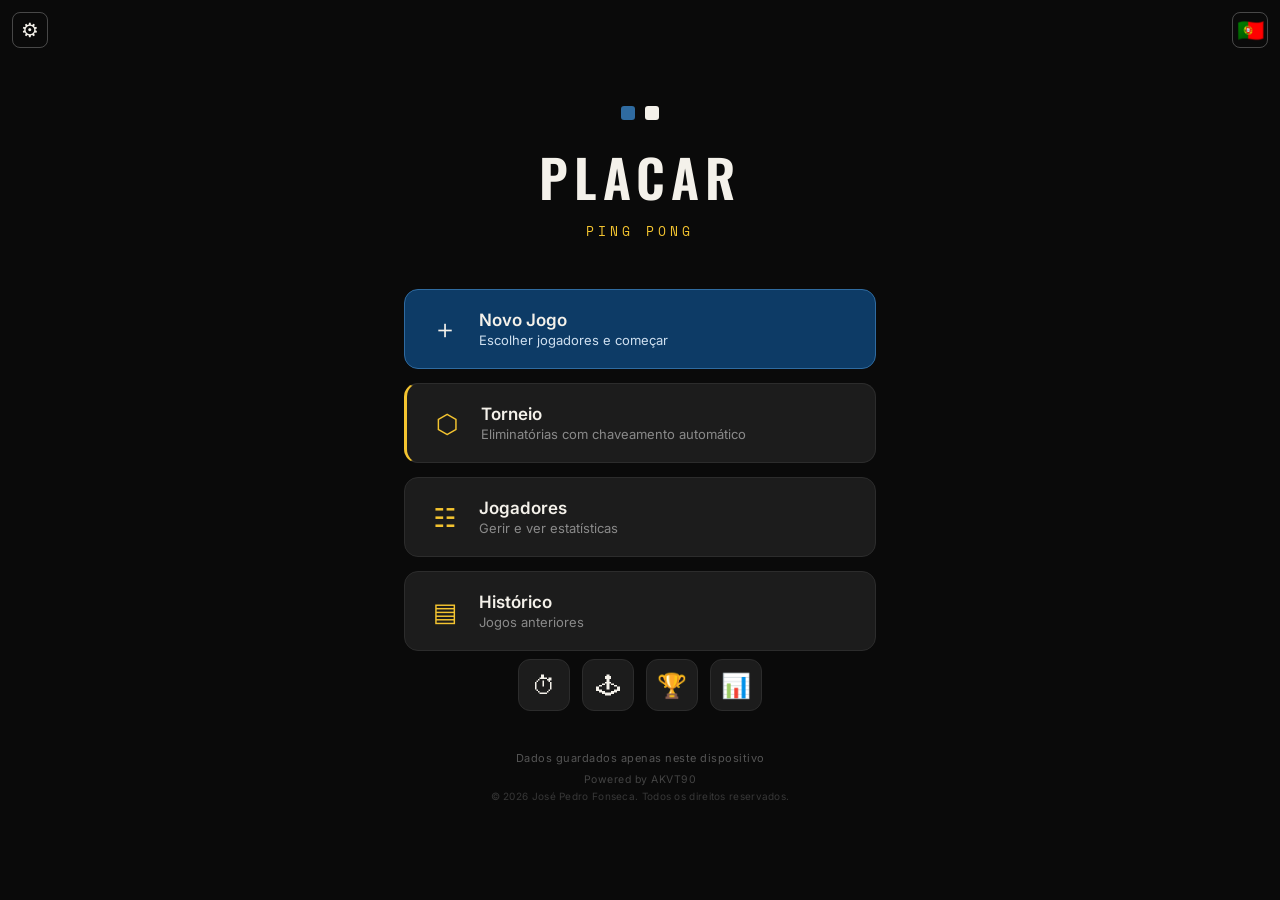
<file: index.html>
<!DOCTYPE html>
<html lang="pt-PT">
<head>
<meta charset="UTF-8">
<meta name="viewport" content="width=device-width, initial-scale=1.0, maximum-scale=1.0, user-scalable=no, viewport-fit=cover">
<meta name="theme-color" content="#0a0a0a">
<meta name="mobile-web-app-capable" content="yes">
<meta name="apple-mobile-web-app-capable" content="yes">
<meta name="apple-mobile-web-app-status-bar-style" content="black-translucent">
<title>Placar — Ping Pong</title>
<link rel="manifest" href="manifest.json">
<link rel="icon" href="icons/icon-192.png">
<link rel="apple-touch-icon" href="icons/icon-192.png">
<link rel="preconnect" href="https://fonts.googleapis.com">
<link rel="preconnect" href="https://fonts.gstatic.com" crossorigin>
<link href="https://fonts.googleapis.com/css2?family=Oswald:wght@500;600;700&family=Space+Mono:wght@400;700&family=Inter:wght@400;500;600;700&display=swap" rel="stylesheet">
<link rel="stylesheet" href="style.css">
</head>
<body>

<!-- ============ ECRÃ: MENU PRINCIPAL ============ -->
<div id="screen-menu" class="screen active">
  <div class="menu-wrap">
    <div class="menu-header">
      <div class="menu-mark">
        <span class="mark-dot mark-dot--blue"></span>
        <span class="mark-dot mark-dot--white"></span>
      </div>
      <h1 class="menu-title">PLACAR</h1>
      <p class="menu-sub">Ping Pong</p>
      <button class="menu-settings-btn" id="btn-settings" data-i18n-title="js.settingsBtn" title="Definições">⚙️</button>
      <button class="menu-lang-btn" id="btn-lang" data-i18n-title="js.langBtn" title="Idioma">🇵🇹</button>
    </div>
    <div class="menu-lang-dropdown" id="menu-lang-dropdown" hidden>
      <button class="lang-option" data-lang="pt" data-flag="🇵🇹">🇵🇹 Português</button>
      <button class="lang-option" data-lang="en" data-flag="🇬🇧">🇬🇧 English</button>
      <button class="lang-option" data-lang="es" data-flag="🇪🇸">🇪🇸 Español</button>
      <button class="lang-option" data-lang="fr" data-flag="🇫🇷">🇫🇷 Français</button>
      <button class="lang-option" data-lang="de" data-flag="🇩🇪">🇩🇪 Deutsch</button>
      <button class="lang-option" data-lang="zh" data-flag="🇨🇳">🇨🇳 中文</button>
        <button class="lang-option" data-lang="ja" data-flag="🇯🇵">🇯🇵 日本語</button>
    </div>

    <div class="menu-actions">
      <button class="menu-btn menu-btn--primary" id="btn-new-game">
        <span class="menu-btn-icon">＋</span>
        <span class="menu-btn-text">
          <strong data-i18n="menu.newGame">Novo Jogo</strong>
          <small data-i18n="menu.newGameSub">Escolher jogadores e começar</small>
        </span>
      </button>

      <button class="menu-btn menu-btn--tournament" id="btn-tournament">
        <span class="menu-btn-icon">⬡</span>
        <span class="menu-btn-text">
          <strong data-i18n="menu.tournament">Torneio</strong>
          <small data-i18n="menu.tournamentSub">Eliminatórias com chaveamento automático</small>
        </span>
      </button>

      <button class="menu-btn" id="btn-players">
        <span class="menu-btn-icon">☷</span>
        <span class="menu-btn-text">
          <strong data-i18n="menu.players">Jogadores</strong>
          <small data-i18n="menu.playersSub">Gerir e ver estatísticas</small>
        </span>
      </button>

      <button class="menu-btn" id="btn-history">
        <span class="menu-btn-icon">▤</span>
        <span class="menu-btn-text">
          <strong data-i18n="menu.history">Histórico</strong>
          <small data-i18n="menu.historySub">Jogos anteriores</small>
        </span>
      </button>

    </div>

    <div class="menu-shortcuts">
      <button class="menu-shortcut" id="btn-training" data-i18n-title="js.shortcutTraining" title="Modo Treino">⏱</button>
      <button class="menu-shortcut" id="btn-minigames" data-i18n-title="js.shortcutMinigames" title="Mini Jogos">🕹</button>
      <button class="menu-shortcut" id="btn-achievements" data-i18n-title="js.shortcutAchievements" title="Conquistas">🏆</button>
      <button class="menu-shortcut" id="btn-records" data-i18n-title="js.shortcutRecords" title="Recordes">📊</button>
    </div>

    <div class="menu-resume" id="menu-resume" hidden>
      <p data-i18n="js.gameInProgress">Tens um jogo em curso</p>
      <button class="resume-btn" id="btn-resume" data-i18n="js.resumeGame">Continuar jogo ▸</button>
    </div>

    <p class="menu-footer"><span data-i18n="menu.footer">Dados guardados apenas neste dispositivo</span></p>
    <p class="menu-credit">Powered by AKVT90</p>
    <p class="menu-copyright">© 2026 José Pedro Fonseca. Todos os direitos reservados.</p>
  </div>
</div>

<!-- ============ ECRÃ: JOGADORES ============ -->
<div id="screen-players" class="screen">
  <header class="bar">
    <button class="bar-back" data-back="screen-menu">‹</button>
    <h2 class="bar-title" data-i18n="screen.players">Jogadores</h2>
    <button class="bar-action" id="btn-add-player" data-i18n="btn.addPlayer">＋ Novo</button>
  </header>
  <div class="bar-spacer"></div>
  <div class="content" id="players-list">
    <!-- preenchido via JS -->
  </div>
</div>

<!-- ============ ECRÃ: PERFIL DE JOGADOR ============ -->
<div id="screen-player-profile" class="screen">
  <header class="bar">
    <button class="bar-back" data-back="screen-players">‹</button>
    <h2 class="bar-title" id="profile-name">Jogador</h2>
    <button class="bar-action bar-action--danger" id="btn-delete-player" data-i18n="btn.deletePlayer">Eliminar</button>
  </header>
  <div class="bar-spacer"></div>
  <div class="content" id="profile-content">
    <!-- preenchido via JS -->
  </div>
</div>

<!-- ============ ECRÃ: HISTÓRICO ============ -->
<div id="screen-history" class="screen">
  <header class="bar">
    <button class="bar-back" data-back="screen-menu">‹</button>
    <h2 class="bar-title" data-i18n="screen.history">Histórico</h2>
    <span class="bar-action bar-action--ghost"></span>
  </header>
  <div class="bar-spacer"></div>
  <div class="content" id="history-list">
    <!-- preenchido via JS -->
  </div>
</div>

<!-- ============ ECRÃ: DETALHE DE JOGO (histórico) ============ -->
<div id="screen-game-detail" class="screen">
  <header class="bar">
    <button class="bar-back" data-back="screen-history">‹</button>
    <h2 class="bar-title" data-i18n="screen.gameDetail">Detalhe do Jogo</h2>
    <span class="bar-action bar-action--ghost"></span>
  </header>
  <div class="bar-spacer"></div>
  <div class="content" id="game-detail-content">
    <!-- preenchido via JS -->
  </div>
</div>

<!-- ============ ECRÃ: NOVO JOGO (passo 1 — jogadores) ============ -->
<div id="screen-setup" class="screen">
  <header class="bar">
    <button class="bar-back" data-back="screen-menu">‹</button>
    <h2 class="bar-title" data-i18n="screen.newGame">Novo Jogo</h2>
    <span class="bar-action bar-action--ghost"></span>
  </header>
  <div class="bar-spacer"></div>
  <div class="content setup-content">

    <section class="setup-section">
      <p class="setup-label" data-i18n="setup.bluePlayer">Lado Azul</p>
      <button class="setup-player-pick setup-player-pick--blue" id="pick-blue">
        <span data-i18n="js.choosePlayer">Escolher jogador</span>
      </button>
    </section>

    <div class="setup-vs">VS</div>

    <section class="setup-section">
      <p class="setup-label" data-i18n="setup.whitePlayer">Lado Branco</p>
      <button class="setup-player-pick setup-player-pick--white" id="pick-white">
        <span data-i18n="js.choosePlayer">Escolher jogador</span>
      </button>
    </section>

    <section class="setup-section">
      <p class="setup-label"><span data-i18n="js.descLabel">Descrição</span> <span class="setup-label-optional" data-i18n="js.optional">(opcional)</span></p>
      <input type="text" id="input-game-description" class="setup-description-input" data-i18n-placeholder="js.descPlaceholder" placeholder="Ex: torneio de verão, sala de jogos..." maxlength="60" autocomplete="off">
    </section>

    <button class="setup-confirm" id="btn-goto-mode" disabled data-i18n="btn.continue">Continuar ▸</button>
  </div>
</div>

<!-- ============ ECRÃ: NOVO JOGO (passo 2 — Clássico / Personalizado) ============ -->
<div id="screen-setup-mode" class="screen">
  <header class="bar">
    <button class="bar-back" id="btn-back-from-mode">‹</button>
    <h2 class="bar-title" data-i18n="screen.gameType">Tipo de Jogo</h2>
    <span class="bar-action bar-action--ghost"></span>
  </header>
  <div class="bar-spacer"></div>
  <div class="content setup-content">

    <button class="mode-card mode-card--custom active" id="mode-custom" data-mode="custom">
      <span class="mode-card-title" data-i18n="js.modeCustom">Personalizado</span>
      <span class="mode-card-desc" data-i18n="js.mode.customDesc">11 ou 21 pontos · livre, BO3 ou BO5 · serviço alterna a cada 5 pontos somados</span>
    </button>

    <button class="mode-card mode-card--classic" id="mode-classic" data-mode="classic">
      <span class="mode-card-title" data-i18n="js.modeClassic">Clássico</span>
      <span class="mode-card-desc" data-i18n="js.modeClassicDesc">11 pontos por set · BO3, BO5 ou BO7</span>
    </button>

    <button class="setup-confirm" id="btn-goto-options" data-i18n="btn.continue">Continuar ▸</button>
  </div>
</div>

<!-- ============ ECRÃ: NOVO JOGO (passo 3 — pontos e formato) ============ -->
<div id="screen-setup-options" class="screen">
  <header class="bar">
    <button class="bar-back" id="btn-back-from-options">‹</button>
    <h2 class="bar-title" data-i18n="screen.pointsFormat">Pontos e Formato</h2>
    <span class="bar-action bar-action--ghost"></span>
  </header>
  <div class="bar-spacer"></div>
  <div class="content setup-content">

    <section class="setup-section" id="section-points">
      <p class="setup-label" data-i18n="setup.pointsPerSet">Pontos por set</p>
      <div class="setup-options" id="opt-points">
        <button class="setup-option" data-points="11" data-i18n="js.setup.pts11">11 pontos</button>
        <button class="setup-option active" data-points="21" data-i18n="js.setup.pts21">21 pontos</button>
      </div>
    </section>

    <section class="setup-section">
      <p class="setup-label" data-i18n="setup.format">Formato</p>
      <div class="setup-options" id="opt-format">
        <button class="setup-option active" data-format="free" data-i18n="js.formatFree">Livre</button>
        <button class="setup-option" data-format="3" data-i18n="js.formatBo3">Melhor de 3</button>
        <button class="setup-option" data-format="5" data-i18n="js.formatBo5">Melhor de 5</button>
        <button class="setup-option" data-format="7" id="opt-format-7" data-i18n="js.formatBo7">Melhor de 7</button>
      </div>
    </section>

    <button class="setup-confirm" id="btn-confirm-setup" data-i18n="btn.startGame">Começar Jogo</button>
  </div>
</div>

<!-- ============ ECRÃ: PICKER DE JOGADOR (modal-like screen) ============ -->
<div id="screen-pick-player" class="screen">
  <header class="bar">
    <button class="bar-back" id="btn-cancel-pick">‹</button>
    <h2 class="bar-title" id="pick-player-title" data-i18n="js.choosePlayer">Escolher Jogador</h2>
    <span class="bar-action bar-action--ghost"></span>
  </header>
  <div class="bar-spacer"></div>
  <div class="content" id="pick-player-list">
    <!-- preenchido via JS -->
  </div>
</div>

<!-- ============ ECRÃ: TORNEIO — setup ============ -->
<div id="screen-tournament-setup" class="screen">
  <header class="bar">
    <button class="bar-back" data-back="screen-menu">‹</button>
    <h2 class="bar-title" data-i18n="screen.newTournament">Novo Torneio</h2>
    <span class="bar-action bar-action--ghost"></span>
  </header>
  <div class="bar-spacer"></div>
  <div class="content">
    <p class="section-label" data-i18n="js.tournament.size">Tamanho</p>
    <div class="setup-options" id="opt-tournament-size">
      <button class="setup-option active" data-size="4" data-i18n="js.nPlayers4">4 jogadores</button>
      <button class="setup-option" data-size="8" data-i18n="js.nPlayers8">8 jogadores</button>
      <button class="setup-option" data-size="16" data-i18n="js.nPlayers16">16 jogadores</button>
    </div>
    <p class="section-label" data-i18n="js.tournament.mode">Modo</p>
    <div class="setup-options" id="opt-tournament-mode">
      <button class="setup-option active" data-tmode="custom" data-i18n="js.modeCustom">Personalizado</button>
      <button class="setup-option" data-tmode="classic" data-i18n="js.modeClassic">Clássico</button>
    </div>
    <div id="opt-tournament-points-wrap">
      <div class="setup-options" id="opt-tournament-points">
        <button class="setup-option" data-tpoints="11" data-i18n="js.setup.pts11">11 pontos</button>
        <button class="setup-option active" data-tpoints="21" data-i18n="js.setup.pts21">21 pontos</button>
      </div>
    </div>
    <div class="setup-options" id="opt-tournament-format">
      <button class="setup-option active" data-tformat="3" data-i18n="js.formatBo3">Melhor de 3</button>
      <button class="setup-option" data-tformat="5" data-i18n="js.formatBo5">Melhor de 5</button>
      <button class="setup-option" id="opt-tformat-7" data-tformat="7" hidden data-i18n="js.formatBo7">Melhor de 7</button>
    </div>
    <p class="section-label"><span data-i18n="menu.players">Jogadores</span> <span id="tournament-player-count" class="section-label-count">0 / 4</span></p>
    <div id="tournament-player-list" class="tournament-player-checklist"></div>
    <button class="setup-confirm" id="btn-start-tournament" disabled data-i18n="btn.createTournament">Criar Torneio</button>
  </div>
</div>
<div id="screen-tournament-bracket" class="screen">
  <header class="bar">
    <button class="bar-back" id="btn-tournament-back">‹</button>
    <h2 class="bar-title" data-i18n="screen.tournament">Torneio</h2>
    <button class="bar-action bar-action--danger" id="btn-tournament-abandon" data-i18n="btn.abandon">Abandonar</button>
  </header>
  <div class="bar-spacer"></div>
  <div class="content" id="tournament-bracket-content"></div>
</div>
<div id="screen-tournament-winner" class="screen">
  <div class="tournament-winner-content">
    <div class="tournament-trophy">🏆</div>
    <p class="tournament-winner-label" data-i18n="js.champion">Campeão do Torneio</p>
    <h1 class="tournament-winner-name" id="tournament-winner-name">—</h1>
    <p class="tournament-winner-sub" id="tournament-winner-sub"></p>
    <button class="setup-confirm" id="btn-tournament-done" data-i18n="btn.backMenu">Voltar ao Menu</button>
  </div>
</div>
<div id="screen-training" class="screen screen-training">
  <div class="training-pick" id="training-pick">
    <h2 class="training-pick-title" data-i18n="js.trainingTitle">Modo Treino</h2>
    <button class="training-pick-btn" id="btn-training-free"><span class="training-pick-icon">▶</span><span data-i18n="js.trainingFree">Cronómetro livre</span></button>
    <button class="training-pick-btn" id="btn-training-timed"><span class="training-pick-icon">⏱</span><span data-i18n="js.trainingTimed">Treino com tempo definido</span></button>
    <div class="training-time-input" id="training-time-input" hidden>
      <p class="training-time-label" data-i18n="js.trainingDuration">Duração (minutos)</p>
      <div class="training-time-row">
        <button class="training-time-btn" id="btn-time-minus">−</button>
        <span class="training-time-val" id="training-time-val">15</span>
        <button class="training-time-btn" id="btn-time-plus">+</button>
      </div>
      <button class="setup-confirm" id="btn-training-start-timed" data-i18n="btn.start">Começar</button>
    </div>
    <button class="training-pick-back" id="btn-training-pick-back" data-i18n="js.back">‹ Voltar</button>
  </div>
  <div class="training-inner" id="training-inner">
    <button class="training-close" id="btn-training-close">✕</button>
    <button class="training-mute" id="btn-training-mute">🔊</button>
    <div class="training-clock"><span id="training-h">00</span><span class="training-sep">:</span><span id="training-m">00</span><span class="training-sep">:</span><span id="training-s">00</span><span class="training-ms" id="training-ms">.00</span></div>
    <div class="training-controls">
      <button class="training-btn" id="btn-training-pause">❙❙</button>
      <button class="training-btn training-btn--stop" id="btn-training-stop">■</button>
    </div>
    <div class="training-mode-label" id="training-mode-label" data-i18n="js.trainingModeFree">MODO LIVRE</div>
  </div>
</div>
<div id="screen-minigames" class="screen">
  <header class="bar">
    <button class="bar-back" data-back="screen-menu">‹</button>
    <h2 class="bar-title" data-i18n="screen.minigames">Mini Jogos</h2>
    <span class="bar-action bar-action--ghost"></span>
  </header>
  <div class="bar-spacer"></div>
  <div class="content">
    <div class="minigame-cards">
      <button class="minigame-card" id="btn-minigame-tap"><div class="minigame-card-icon">⚡</div><strong data-i18n="mg.tap">Toques Rápidos</strong><small data-i18n="mg.tapSub">Clica nos pontos antes que desapareçam</small></button>
      <button class="minigame-card" id="btn-minigame-memory"><div class="minigame-card-icon">🧠</div><strong data-i18n="mg.memory">Memória Visual</strong><small data-i18n="mg.memorySub">Memoriza e repete a sequência</small></button>
      <button class="minigame-card" id="btn-minigame-quiz"><div class="minigame-card-icon">📋</div><strong data-i18n="mg.quiz">Quiz de Regras</strong><small data-i18n="mg.quizSub">Testa os teus conhecimentos das regras ITTF</small></button>
      <button class="minigame-card minigame-card--rules" id="btn-rules-ittf"><div class="minigame-card-icon">📖</div><strong data-i18n="mg.rules">Regras ITTF</strong><small data-i18n="mg.rulesSub">Todas as regras oficiais do ténis de mesa</small></button>
    </div>
    <p class="section-label" style="margin-top:24px" data-i18n="js.mg.playAs">Jogar como</p>
    <div id="minigame-player-pick" class="players-grid"></div>
  </div>
</div>
<div id="screen-mg-tap" class="screen screen-minigame">
  <div class="mg-header"><button class="mg-back" id="btn-mg-tap-back">‹</button><span class="mg-title" data-i18n="mg.tap">Toques Rápidos</span><span class="mg-score-display"><span data-i18n="js.mgPoints">Pts:</span> <span id="mg-tap-score">0</span> · <span data-i18n="js.mgRecord">rec:</span> <span id="mg-tap-record">—</span></span></div>
  <div class="mg-arena" id="mg-tap-arena">
    <div class="mg-countdown" id="mg-tap-countdown" hidden></div>
    <div class="mg-start-msg" id="mg-tap-start"><p style="font-size:18px"><span data-i18n="js.mgLevel">Nível</span> <span id="mg-tap-level">1</span></p><button class="setup-confirm" id="btn-mg-tap-start" data-i18n="btn.start">Começar</button></div>
    <div class="mg-gameover" id="mg-tap-gameover" hidden><p class="mg-gameover-score"><span data-i18n="js.mgPoints">Pontos:</span> <strong id="mg-tap-final-score">0</strong></p><p class="mg-gameover-level"><span data-i18n="js.mgLevel">Nível</span>: <strong id="mg-tap-final-level">1</strong></p><p class="mg-gameover-record" id="mg-tap-new-record" hidden data-i18n="js.newRecord">🏆 Novo recorde!</p><button class="setup-confirm" id="btn-mg-tap-retry" data-i18n="js.playAgain">Jogar de novo</button></div>
  </div>
</div>
<div id="screen-mg-memory" class="screen screen-minigame">
  <div class="mg-header"><button class="mg-back" id="btn-mg-memory-back">‹</button><span class="mg-title" data-i18n="js.mgMemoryTitle">Memória Visual</span><span class="mg-score-display"><span data-i18n="js.mgLevel">Nível</span> <span id="mg-memory-level">1</span> · <span data-i18n="js.mgRecord">rec:</span> <span id="mg-memory-record">—</span></span></div>
  <div class="mg-arena mg-arena--memory" id="mg-memory-arena">
    <div class="mg-memory-msg" id="mg-memory-msg"></div>
    <div class="mg-memory-grid" id="mg-memory-grid"></div>
    <div class="mg-start-msg" id="mg-memory-start"><p style="font-size:18px"><span data-i18n="js.mgLevel">Nível</span> <span id="mg-memory-start-level">1</span></p><button class="setup-confirm" id="btn-mg-memory-start" data-i18n="btn.start">Começar</button></div>
    <div class="mg-gameover" id="mg-memory-gameover" hidden><p class="mg-gameover-level"><span data-i18n="js.mgLevelReached">Nível atingido:</span> <strong id="mg-memory-final-level">1</strong></p><p class="mg-gameover-record" id="mg-memory-new-record" hidden data-i18n="js.newRecord">🏆 Novo recorde!</p><button class="setup-confirm" id="btn-mg-memory-retry" data-i18n="js.playAgain">Jogar de novo</button></div>
  </div>
</div>
<!-- ============ ECRÃ: BOLAR (escolher quem serve) ============ -->
<div id="screen-bolar" class="screen screen-bolar">
  <!-- CLASSIC serve picker -->
  <div class="bolar-board">
    <button class="bolar-half bolar-half--blue" id="bolar-blue" data-side="blue">
      <span class="bolar-name" id="bolar-name-blue">Azul</span>
      <span class="bolar-hint" data-i18n="serve.hint">serve primeiro</span>
    </button>
    <button class="bolar-half bolar-half--white" id="bolar-white" data-side="white">
      <span class="bolar-name" id="bolar-name-white">Branco</span>
      <span class="bolar-hint" data-i18n="serve.hint">serve primeiro</span>
    </button>
    <div class="bolar-center">
      <span class="bolar-title" data-i18n="serve.title">SERVIÇO</span>
      <span class="bolar-set-label" id="bolar-set-label">Set 1 · quem serve primeiro?</span>
    </div>
  </div>

  <!-- RETRO serve picker (shown only when data-theme-game="retro") -->
  <div class="retro-bolar-board">
    <button class="retro-bolar-half retro-bolar-half--left" id="retro-bolar-blue">
      <div class="retro-bolar-dots"></div>
      <div class="retro-bolar-content">
        <div class="retro-bolar-dot" id="retro-bolar-dot-blue"></div>
        <span class="retro-bolar-name" id="retro-bolar-name-blue">AZUL</span>
        <span class="retro-bolar-hint" id="retro-bolar-hint-blue" data-i18n="serve.hint">SERVE PRIMEIRO</span>
      </div>
    </button>
    <button class="retro-bolar-half retro-bolar-half--right" id="retro-bolar-white">
      <div class="retro-bolar-dots"></div>
      <div class="retro-bolar-content">
        <div class="retro-bolar-dot" id="retro-bolar-dot-white"></div>
        <span class="retro-bolar-name" id="retro-bolar-name-white">BRANCO</span>
        <span class="retro-bolar-hint" id="retro-bolar-hint-white" data-i18n="serve.hint">SERVE PRIMEIRO</span>
      </div>
    </button>
    <div class="retro-bolar-center">
      <div class="retro-bolar-center-inner">
        <span class="retro-bolar-title" data-i18n="serve.title">SERVIÇO</span>
        <div class="retro-bolar-divider"></div>
        <span class="retro-bolar-set-label" id="retro-bolar-set-label">Set 1</span>
      </div>
    </div>
  </div>
</div>

<!-- ============ ECRÃ: JOGO (PLACAR) ============ -->
<div id="screen-game" class="screen screen-game">
  <div class="board" id="board">

    <button class="half half--blue" id="half-blue" data-side="blue">
      <span class="half-score" id="score-blue">0</span>
    </button>

    <button class="half half--white" id="half-white" data-side="white">
      <span class="half-score" id="score-white">0</span>
    </button>

    <div class="sets-badge sets-badge--blue" id="sets-blue">
      <span class="sets-num">0</span>
      <span class="serve-ball serve-ball--blue" id="serve-ball-blue" hidden></span>
    </div>

    <div class="sets-badge sets-badge--white" id="sets-white">
      <span class="sets-num">0</span>
      <span class="serve-ball serve-ball--white" id="serve-ball-white" hidden></span>
    </div>

    <div class="topbar">
      <div class="topbar-name topbar-name--blue"><span id="name-blue">Azul</span><span class="topbar-elo" id="elo-blue"></span></div>
      <div class="timer" id="timer">00:00</div>
      <div class="topbar-name topbar-name--white"><span id="name-white">Branco</span><span class="topbar-elo" id="elo-white"></span></div>
    </div>

    <div class="status-banner" id="status-banner" hidden>
      <span id="status-banner-text">DEUCE</span>
    </div>

    <div class="bottombar">
      <button class="btn-undo" id="btn-undo" data-i18n-title="js.undo" title="Anular último ponto">↺</button>
      <button class="btn-end-game" id="btn-end-game" data-i18n="js.overlay.endGameTitle">Terminar Jogo</button>
      <button class="btn-pause" id="btn-pause" data-i18n-title="js.pause" title="Pausar cronómetro">❙❙</button>
    </div>

    <!-- ═══ RETRO THEME ELEMENTS (hidden in classic mode) ═══ -->

    <!-- Top row: sets | clock | sets -->
    <div class="retro-top-row">
      <div class="retro-cell">
        <span class="retro-sets-digit" id="retro-sets-blue">0</span>
      </div>
      <div class="retro-cell">
        <span class="retro-clock" id="retro-timer">00:00</span>
      </div>
      <div class="retro-cell">
        <span class="retro-sets-digit" id="retro-sets-white">0</span>
      </div>
    </div>

    <!-- Serve indicators -->
    <div class="retro-serve-row">
      <div class="retro-cell retro-serve-cell-left">
        <div class="retro-serve-dot" id="retro-serve-blue"></div>
      </div>
      <div class="retro-cell retro-serve-cell-right">
        <div class="retro-serve-dot" id="retro-serve-white"></div>
      </div>
    </div>

    <!-- Names -->
    <div class="retro-names-row">
      <div class="retro-cell">
        <span class="retro-name" id="retro-name-blue">JOGADOR 1</span>
      </div>
      <div class="retro-cell">
        <span class="retro-name" id="retro-name-white">JOGADOR 2</span>
      </div>
    </div>

    <!-- Scores — clickable halves -->
    <div class="retro-scores-row">
      <div class="retro-cell" id="retro-half-blue" style="cursor:pointer">
        <span class="retro-score" id="retro-score-blue">00</span>
      </div>
      <div class="retro-cell" id="retro-half-white" style="cursor:pointer">
        <span class="retro-score" id="retro-score-white">00</span>
      </div>
    </div>

    <!-- Buttons -->
    <div class="retro-buttons-row">
      <button class="retro-btn" id="retro-btn-undo" title="Anular último ponto">↺</button>
      <button class="retro-btn retro-btn--end" id="retro-btn-end" data-i18n="js.overlay.endGameTitle">TERMINAR JOGO</button>
      <button class="retro-btn" id="retro-btn-pause" title="Pausar">❙❙</button>
    </div>

    <!-- ═══════════════════════════════════════════════════════ -->

  </div>
</div>

<!-- ============ OVERLAY: FIM DE SET ============ -->
<div id="overlay-set-end" class="overlay" hidden>
  <div class="overlay-card">
    <p class="overlay-eyebrow" id="set-end-eyebrow" data-i18n="js.endOfSet">FIM DO SET</p>
    <h3 class="overlay-title" id="set-end-winner">Jogador venceu o set</h3>
    <p class="overlay-detail" id="set-end-detail">11 — 6</p>
    <div class="overlay-sets-recap" id="set-end-recap"></div>
    <div class="overlay-actions">
      <button class="overlay-btn overlay-btn--ghost" id="btn-finish-from-set" data-i18n="js.overlay.endGameTitle">Terminar Jogo</button>
      <button class="overlay-btn overlay-btn--primary" id="btn-next-set" data-i18n="js.nextSet">Próximo Set ▸</button>
    </div>
    <button class="overlay-undo-link" id="btn-undo-set-end" data-i18n="js.missedGame">Foi engano — anular o último ponto</button>
  </div>
</div>

<!-- ============ OVERLAY: CONFIRMAR FIM DE JOGO ============ -->
<div id="overlay-confirm-end" class="overlay" hidden>
  <div class="overlay-card">
    <p class="overlay-eyebrow" data-i18n="js.overlay.endGameTitle">TERMINAR JOGO</p>
    <h3 class="overlay-title" data-i18n="js.overlay.confirmEnd">Confirmar fim de jogo?</h3>
    <p class="overlay-detail" id="confirm-end-detail" data-i18n="js.overlay.confirmEndDetail">O resultado atual vai ser guardado no histórico.</p>
    <div class="overlay-actions">
      <button class="overlay-btn overlay-btn--ghost" id="btn-cancel-end" data-i18n="js.cancel">Cancelar</button>
      <button class="overlay-btn overlay-btn--danger" id="btn-confirm-end" data-i18n="js.overlay.confirmEndBtn">Terminar</button>
    </div>
  </div>
</div>

<!-- ============ OVERLAY: FIM DE JOGO (resumo final) ============ -->
<div id="overlay-game-end" class="overlay" hidden>
  <div class="overlay-card overlay-card--big">
    <p class="overlay-eyebrow" data-i18n="js.gameEndedTitle">JOGO TERMINADO</p>
    <h3 class="overlay-title" id="game-end-winner">Jogador venceu o jogo</h3>
    <div class="overlay-sets-recap" id="game-end-recap"></div>
    <div class="overlay-actions">
      <button class="overlay-btn overlay-btn--ghost" id="btn-game-end-again" data-i18n="js.playAgain">Jogar de novo</button>
      <button class="overlay-btn overlay-btn--primary" id="btn-game-end-ok" data-i18n="js.backToMenu">Voltar ao Menu</button>
    </div>
  </div>
</div>

<!-- ============ OVERLAY: NOVO JOGADOR ============ -->
<div id="overlay-new-player" class="overlay" hidden>
  <div class="overlay-card">
    <p class="overlay-eyebrow" data-i18n="js.newPlayerTitle">NOVO JOGADOR</p>
    <h3 class="overlay-title" data-i18n="js.newPlayerName">Nome do jogador</h3>
    <input type="text" id="input-player-name" class="overlay-input" data-i18n-placeholder="js.playerNamePlaceholder" placeholder="Ex: Miguel" maxlength="20" autocomplete="off">
    <p class="color-picker-label" data-i18n="js.colorPickerLabel">Cor no placar</p>
    <div class="color-picker" id="color-picker-new">
      <button class="color-swatch color-swatch--blue-white active"   data-color="blue-white"   data-i18n-title="js.color.blueWhite"   title="Azul / Branco"></button>
      <button class="color-swatch color-swatch--green-white"         data-color="green-white"  data-i18n-title="js.color.greenWhite"  title="Verde / Branco"></button>
      <button class="color-swatch color-swatch--red-white"           data-color="red-white"    data-i18n-title="js.color.redWhite"    title="Vermelho / Branco"></button>
      <button class="color-swatch color-swatch--pink-white"          data-color="pink-white"   data-i18n-title="js.color.pinkWhite"   title="Rosa / Branco"></button>
      <button class="color-swatch color-swatch--purple-white"        data-color="purple-white" data-i18n-title="js.color.purpleWhite" title="Roxo / Branco"></button>
      <button class="color-swatch color-swatch--gold-white"          data-color="gold-white"   data-i18n-title="js.color.goldWhite"   title="Dourado / Branco"></button>
      <button class="color-swatch color-swatch--white-black"         data-color="white-black"  data-i18n-title="js.color.whiteBlack"  title="Branco / Preto"></button>
      <button class="color-swatch color-swatch--orange-white"        data-color="orange-white" data-i18n-title="js.color.orangeWhite" title="Laranja / Branco"></button>
    </div>
    <div class="overlay-actions">
      <button class="overlay-btn overlay-btn--ghost" id="btn-cancel-new-player" data-i18n="js.cancel">Cancelar</button>
      <button class="overlay-btn overlay-btn--primary" id="btn-save-new-player" data-i18n="js.save">Guardar</button>
    </div>
  </div>
</div>

<!-- ============ ECRÃ: DADOS (exportar / importar) ============ -->
<div id="screen-data" class="screen">
  <header class="bar">
    <button class="bar-back" data-back="screen-menu">‹</button>
    <h2 class="bar-title" data-i18n="screen.data">Dados</h2>
    <span class="bar-action bar-action--ghost"></span>
  </header>
  <div class="bar-spacer"></div>
  <div class="content">

    <div class="data-summary" id="data-summary">
      <!-- preenchido via JS -->
    </div>

    <p class="section-label" data-i18n="js.settings.theme">Tema</p>
    <div class="theme-picker">
      <button class="theme-btn theme-btn--active" id="btn-theme-classic" data-i18n="js.settings.themeClassic">Clássico</button>
      <button class="theme-btn" id="btn-theme-retro" data-i18n="js.settings.themeRetro">Retro</button>
    </div>

    <p class="section-label" data-i18n="js.data.backup">Cópia de segurança</p>
    <p class="data-explain" data-i18n="js.dataExplain">
      Guarda jogadores e histórico num ficheiro que podes manter na nuvem (Drive, email, etc.)
      e usar para recuperar tudo neste tablet ou noutro.
    </p>
    <button class="data-action data-action--primary" id="btn-export">
      <span class="data-action-icon">⇩</span>
      <span class="data-action-text">
        <strong data-i18n="data.export">Exportar cópia de segurança</strong>
        <small data-i18n="data.exportSub">Gera um ficheiro .json com tudo</small>
      </span>
    </button>

    <button class="data-action" id="btn-import">
      <span class="data-action-icon">⇧</span>
      <span class="data-action-text">
        <strong data-i18n="data.import">Importar cópia de segurança</strong>
        <small data-i18n="data.importSub">Adicionar ou fundir dados de uma cópia de segurança</small>
      </span>
    </button>
    <input type="file" id="input-import-file" accept="application/json,.json" hidden>

    <p class="section-label" data-i18n="js.data.wipeAll">Apagar tudo</p>
    <button class="data-action data-action--danger" id="btn-wipe">
      <span class="data-action-icon">⨯</span>
      <span class="data-action-text">
        <strong data-i18n="data.wipe">Apagar todos os dados</strong>
        <small data-i18n="data.wipeSub">Remove jogadores e histórico deste tablet</small>
      </span>
    </button>

  </div>
</div>

<!-- ============ OVERLAY: CONFIRMAR IMPORTAÇÃO ============ -->
<div id="overlay-confirm-import" class="overlay" hidden>
  <div class="overlay-card">
    <p class="overlay-eyebrow" data-i18n="js.importTitle">IMPORTAR DADOS</p>
    <h3 class="overlay-title" data-i18n="js.importQuestion">O que queres fazer?</h3>
    <p class="overlay-detail" id="confirm-import-detail" data-i18n="js.importDetail">Isto vai substituir os jogadores e o histórico já guardados neste tablet.</p>
    <div class="overlay-actions overlay-actions--col">
      <button class="overlay-btn overlay-btn--primary" id="btn-merge-import" data-i18n="js.mergeImport">Adicionar ao que já tenho</button>
      <button class="overlay-btn overlay-btn--danger" id="btn-confirm-import" data-i18n="js.replaceImport">Substituir tudo</button>
      <button class="overlay-btn overlay-btn--ghost" id="btn-cancel-import" data-i18n="js.cancel">Cancelar</button>
    </div>
  </div>
</div>

<!-- ============ OVERLAY: CONFIRMAR APAGAR TUDO ============ -->
<div id="overlay-confirm-wipe" class="overlay" hidden>
  <div class="overlay-card">
    <p class="overlay-eyebrow" data-i18n="js.wipeTitle">APAGAR TUDO</p>
    <h3 class="overlay-title" data-i18n="js.wipeQuestion">Apagar todos os dados?</h3>
    <p class="overlay-detail" data-i18n="js.wipeDetail">Esta ação não pode ser desfeita. Considera exportar uma cópia de segurança primeiro.</p>
    <div class="overlay-actions">
      <button class="overlay-btn overlay-btn--ghost" id="btn-cancel-wipe" data-i18n="js.cancel">Cancelar</button>
      <button class="overlay-btn overlay-btn--danger" id="btn-confirm-wipe" data-i18n="js.wipeConfirm">Apagar tudo</button>
    </div>
  </div>
</div>

<!-- ============ TOAST genérico (feedback rápido) ============ -->
<div id="toast" class="toast" hidden></div>

<!-- ============ TOAST ROTAÇÃO ============ -->
<div id="rotate-hint" class="rotate-hint" hidden>
  <div class="rotate-icon">⟳</div>
  <p data-i18n="js.rotateHint">Roda o tablet para a horizontal</p>
</div>

<script src="app.js"></script>

<!-- ACHIEVEMENT TOAST -->
<div id="achievement-toast" class="achievement-toast" hidden>
  <div class="ach-toast-inner">
    <div class="ach-toast-eyebrow" data-i18n="ach.unlocked">🏆 CONQUISTA DESBLOQUEADA!</div>
    <div class="ach-toast-icon" id="ach-toast-icon">⭐</div>
    <div class="ach-toast-name" id="ach-toast-name">Nome</div>
    <div class="ach-toast-desc" id="ach-toast-desc">Descrição</div>
    <div class="ach-toast-player" id="ach-toast-player"></div>
  </div>
</div>
<!-- CONQUISTAS -->
<div id="screen-achievements" class="screen">
  <header class="bar"><button class="bar-back" data-back="screen-menu">‹</button><h2 class="bar-title" data-i18n="screen.achievements">Conquistas</h2><span class="bar-action bar-action--ghost"></span></header>
  <div class="bar-spacer"></div>
  <div class="content">
    <div class="ach-player-picker" id="ach-player-picker"></div>
    <div class="ach-progress-wrap-outer">
      <div class="ach-progress-bar-outer"><div class="ach-progress-bar-fill" id="ach-progress-bar-fill"></div></div>
      <span class="ach-progress-text" id="ach-progress-text">0 / 0</span>
    </div>
    <div id="ach-list"></div>
  </div>
</div>
<!-- RECORDES -->
<div id="screen-records" class="screen">
  <header class="bar"><button class="bar-back" data-back="screen-menu">‹</button><h2 class="bar-title" data-i18n="screen.records">Recordes</h2><span class="bar-action bar-action--ghost"></span></header>
  <div class="bar-spacer"></div>
  <div class="content" id="records-list"></div>
</div>

<!-- ============ ECRÃ: QUIZ DE REGRAS ITTF ============ -->
<div id="screen-mg-quiz" class="screen screen-minigame">
  <div class="mg-header">
    <button class="mg-back" id="btn-mg-quiz-back">‹</button>
    <span class="mg-title" data-i18n="mg.quiz">Quiz de Regras</span>
    <span class="mg-score-display"><span data-i18n="js.mgQuizScore">Pontos:</span> <span id="mg-quiz-score">0</span></span>
  </div>
  <div class="mg-arena mg-arena--quiz" id="mg-quiz-arena">
    <!-- ecrã de início -->
    <div class="mg-quiz-start" id="mg-quiz-start">
      <p class="mg-quiz-intro" data-i18n="js.mgQuizIntro">Escolhe o nível de dificuldade</p>
      <div class="mg-quiz-difficulties">
        <button class="mg-quiz-diff-btn" data-diff="easy" id="btn-quiz-easy">
          <span class="mg-quiz-diff-icon">🟢</span>
          <span class="mg-quiz-diff-info"><span class="mg-quiz-diff-name" data-i18n="js.mgQuizEasy">Fácil</span><span class="mg-quiz-diff-desc" data-i18n="js.mgQuizEasyDesc">Regras básicas do jogo</span></span>
        </button>
        <button class="mg-quiz-diff-btn" data-diff="medium" id="btn-quiz-medium">
          <span class="mg-quiz-diff-icon">🟡</span>
          <span class="mg-quiz-diff-info"><span class="mg-quiz-diff-name" data-i18n="js.mgQuizMedium">Médio</span><span class="mg-quiz-diff-desc" data-i18n="js.mgQuizMediumDesc">Regras de serviço e pontuação</span></span>
        </button>
        <button class="mg-quiz-diff-btn" data-diff="hard" id="btn-quiz-hard">
          <span class="mg-quiz-diff-icon">🔴</span>
          <span class="mg-quiz-diff-info"><span class="mg-quiz-diff-name" data-i18n="js.mgQuizHard">Difícil</span><span class="mg-quiz-diff-desc" data-i18n="js.mgQuizHardDesc">Regulamentação e torneios</span></span>
        </button>
      </div>
      <p class="mg-quiz-rec-row"><span data-i18n="js.mgQuizBestScore">Melhor pontuação:</span> <strong id="mg-quiz-best">—</strong></p>
    </div>
    <!-- área da pergunta -->
    <div class="mg-quiz-question-wrap" id="mg-quiz-question-wrap" hidden>
      <div class="mg-quiz-progress">
        <div class="mg-quiz-progress-bar"><div id="mg-quiz-progress-fill"></div></div>
        <span id="mg-quiz-progress-text">1/10</span>
      </div>
      <div class="mg-quiz-q-card">
        <div class="mg-quiz-diff-badge" id="mg-quiz-diff-badge">🟢 Fácil</div>
        <p class="mg-quiz-question" id="mg-quiz-question">Pergunta aqui</p>
      </div>
      <div class="mg-quiz-answers" id="mg-quiz-answers"></div>
      <div class="mg-quiz-feedback" id="mg-quiz-feedback" hidden>
        <p class="mg-quiz-feedback-text" id="mg-quiz-feedback-text"></p>
        <button class="setup-confirm" id="btn-quiz-next" data-i18n="js.mgQuizNext">Próxima ▸</button>
      </div>
    </div>
    <!-- ecrã de resultado -->
    <div class="mg-quiz-result" id="mg-quiz-result" hidden>
      <div class="mg-quiz-result-icon" id="mg-quiz-result-icon">🏆</div>
      <p class="mg-quiz-result-score"><span data-i18n="js.mgQuizFinalScore">Pontuação final:</span> <strong id="mg-quiz-final-score">0/10</strong></p>
      <p class="mg-quiz-result-msg" id="mg-quiz-result-msg"></p>
      <p class="mg-quiz-new-rec" id="mg-quiz-new-rec" hidden data-i18n="js.newRecord">🏆 Novo recorde!</p>
      <button class="setup-confirm" id="btn-quiz-retry" data-i18n="js.playAgain">Jogar de novo</button>
    </div>
  </div>
</div>

<!-- ============ ECRÃ: REGRAS ITTF ============ -->
<div id="screen-rules-ittf" class="screen">
  <header class="bar">
    <button class="bar-back" data-back="screen-minigames">‹</button>
    <h2 class="bar-title" data-i18n="mg.rules">Regras ITTF</h2>
    <span class="bar-action bar-action--ghost"></span>
  </header>
  <div class="bar-spacer"></div>
  <div class="content rules-content" id="rules-content">
    <!-- preenchido via JS -->
  </div>
</div>

</body>
</html>
</file>
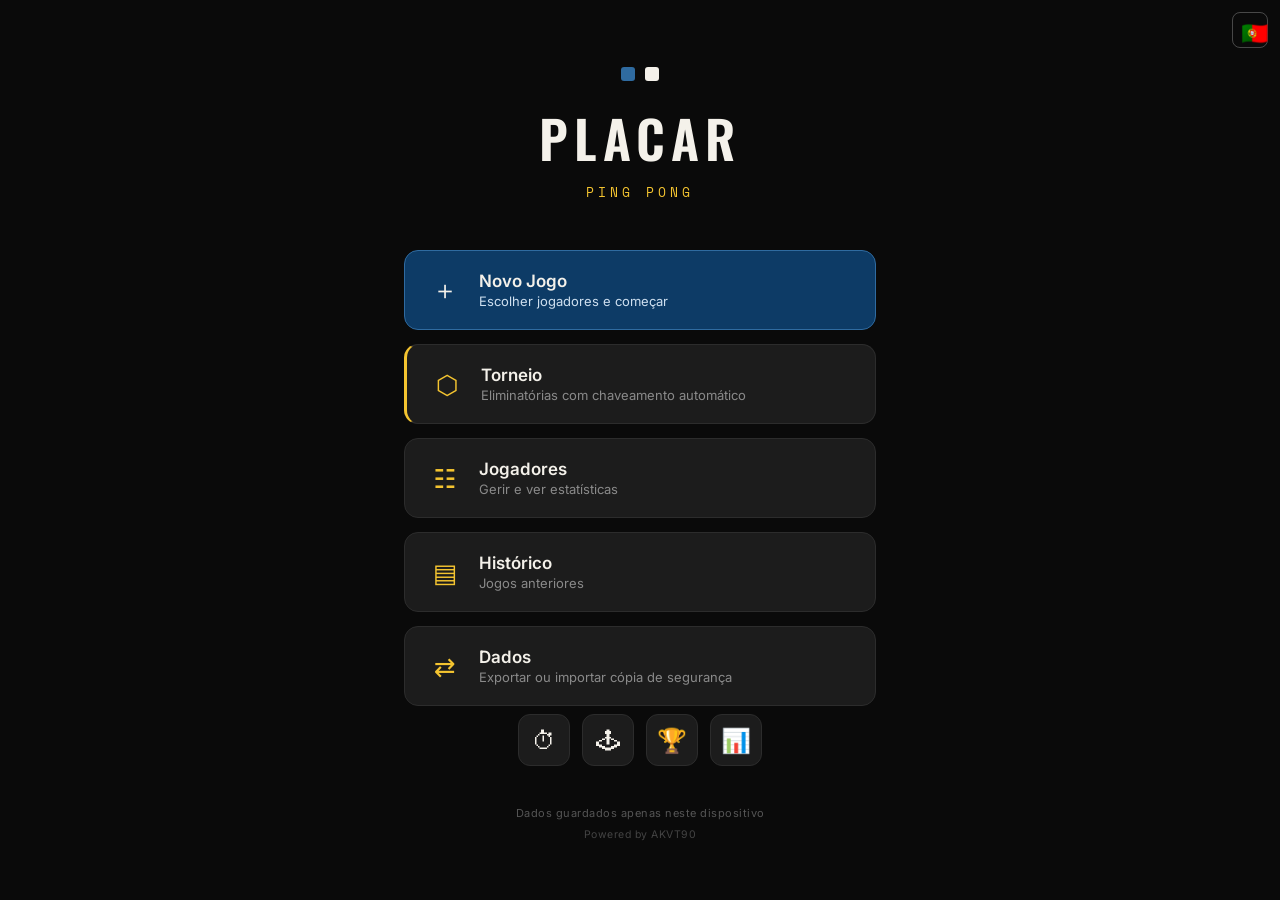
<file: placar-pingpong (13)/index.html>
<!DOCTYPE html>
<html lang="pt-PT">
<head>
<meta charset="UTF-8">
<meta name="viewport" content="width=device-width, initial-scale=1.0, maximum-scale=1.0, user-scalable=no, viewport-fit=cover">
<meta name="theme-color" content="#0a0a0a">
<meta name="mobile-web-app-capable" content="yes">
<meta name="apple-mobile-web-app-capable" content="yes">
<meta name="apple-mobile-web-app-status-bar-style" content="black-translucent">
<title>Placar — Ping Pong</title>
<link rel="manifest" href="manifest.json">
<link rel="icon" href="icons/icon-192.png">
<link rel="apple-touch-icon" href="icons/icon-192.png">
<link rel="preconnect" href="https://fonts.googleapis.com">
<link rel="preconnect" href="https://fonts.gstatic.com" crossorigin>
<link href="https://fonts.googleapis.com/css2?family=Oswald:wght@500;600;700&family=Space+Mono:wght@400;700&family=Inter:wght@400;500;600;700&display=swap" rel="stylesheet">
<link rel="stylesheet" href="style.css">
</head>
<body>

<!-- ============ ECRÃ: MENU PRINCIPAL ============ -->
<div id="screen-menu" class="screen active">
  <div class="menu-wrap">
    <div class="menu-header">
      <div class="menu-mark">
        <span class="mark-dot mark-dot--blue"></span>
        <span class="mark-dot mark-dot--white"></span>
      </div>
      <h1 class="menu-title">PLACAR</h1>
      <p class="menu-sub">Ping Pong</p>
      <button class="menu-lang-btn" id="btn-lang" data-i18n-title="js.langBtn" title="Idioma">🇵🇹</button>
    </div>
    <div class="menu-lang-dropdown" id="menu-lang-dropdown" hidden>
      <button class="lang-option" data-lang="pt" data-flag="🇵🇹">🇵🇹 Português</button>
      <button class="lang-option" data-lang="en" data-flag="🇬🇧">🇬🇧 English</button>
      <button class="lang-option" data-lang="es" data-flag="🇪🇸">🇪🇸 Español</button>
      <button class="lang-option" data-lang="fr" data-flag="🇫🇷">🇫🇷 Français</button>
      <button class="lang-option" data-lang="de" data-flag="🇩🇪">🇩🇪 Deutsch</button>
      <button class="lang-option" data-lang="zh" data-flag="🇨🇳">🇨🇳 中文</button>
        <button class="lang-option" data-lang="ja" data-flag="🇯🇵">🇯🇵 日本語</button>
    </div>

    <div class="menu-actions">
      <button class="menu-btn menu-btn--primary" id="btn-new-game">
        <span class="menu-btn-icon">＋</span>
        <span class="menu-btn-text">
          <strong data-i18n="menu.newGame">Novo Jogo</strong>
          <small data-i18n="menu.newGameSub">Escolher jogadores e começar</small>
        </span>
      </button>

      <button class="menu-btn menu-btn--tournament" id="btn-tournament">
        <span class="menu-btn-icon">⬡</span>
        <span class="menu-btn-text">
          <strong data-i18n="menu.tournament">Torneio</strong>
          <small data-i18n="menu.tournamentSub">Eliminatórias com chaveamento automático</small>
        </span>
      </button>

      <button class="menu-btn" id="btn-players">
        <span class="menu-btn-icon">☷</span>
        <span class="menu-btn-text">
          <strong data-i18n="menu.players">Jogadores</strong>
          <small data-i18n="menu.playersSub">Gerir e ver estatísticas</small>
        </span>
      </button>

      <button class="menu-btn" id="btn-history">
        <span class="menu-btn-icon">▤</span>
        <span class="menu-btn-text">
          <strong data-i18n="menu.history">Histórico</strong>
          <small data-i18n="menu.historySub">Jogos anteriores</small>
        </span>
      </button>

      <button class="menu-btn" id="btn-data">
        <span class="menu-btn-icon">⇄</span>
        <span class="menu-btn-text">
          <strong data-i18n="menu.data">Dados</strong>
          <small data-i18n="menu.dataSub">Exportar ou importar cópia de segurança</small>
        </span>
      </button>
    </div>

    <div class="menu-shortcuts">
      <button class="menu-shortcut" id="btn-training" data-i18n-title="js.shortcutTraining" title="Modo Treino">⏱</button>
      <button class="menu-shortcut" id="btn-minigames" data-i18n-title="js.shortcutMinigames" title="Mini Jogos">🕹</button>
      <button class="menu-shortcut" id="btn-achievements" data-i18n-title="js.shortcutAchievements" title="Conquistas">🏆</button>
      <button class="menu-shortcut" id="btn-records" data-i18n-title="js.shortcutRecords" title="Recordes">📊</button>
    </div>

    <div class="menu-resume" id="menu-resume" hidden>
      <p data-i18n="js.gameInProgress">Tens um jogo em curso</p>
      <button class="resume-btn" id="btn-resume" data-i18n="js.resumeGame">Continuar jogo ▸</button>
    </div>

    <p class="menu-footer"><span data-i18n="menu.footer">Dados guardados apenas neste dispositivo</span></p>
    <p class="menu-credit">Powered by AKVT90</p>
  </div>
</div>

<!-- ============ ECRÃ: JOGADORES ============ -->
<div id="screen-players" class="screen">
  <header class="bar">
    <button class="bar-back" data-back="screen-menu">‹</button>
    <h2 class="bar-title" data-i18n="screen.players">Jogadores</h2>
    <button class="bar-action" id="btn-add-player" data-i18n="btn.addPlayer">＋ Novo</button>
  </header>
  <div class="bar-spacer"></div>
  <div class="content" id="players-list">
    <!-- preenchido via JS -->
  </div>
</div>

<!-- ============ ECRÃ: PERFIL DE JOGADOR ============ -->
<div id="screen-player-profile" class="screen">
  <header class="bar">
    <button class="bar-back" data-back="screen-players">‹</button>
    <h2 class="bar-title" id="profile-name">Jogador</h2>
    <button class="bar-action bar-action--danger" id="btn-delete-player" data-i18n="btn.deletePlayer">Eliminar</button>
  </header>
  <div class="bar-spacer"></div>
  <div class="content" id="profile-content">
    <!-- preenchido via JS -->
  </div>
</div>

<!-- ============ ECRÃ: HISTÓRICO ============ -->
<div id="screen-history" class="screen">
  <header class="bar">
    <button class="bar-back" data-back="screen-menu">‹</button>
    <h2 class="bar-title" data-i18n="screen.history">Histórico</h2>
    <span class="bar-action bar-action--ghost"></span>
  </header>
  <div class="bar-spacer"></div>
  <div class="content" id="history-list">
    <!-- preenchido via JS -->
  </div>
</div>

<!-- ============ ECRÃ: DETALHE DE JOGO (histórico) ============ -->
<div id="screen-game-detail" class="screen">
  <header class="bar">
    <button class="bar-back" data-back="screen-history">‹</button>
    <h2 class="bar-title" data-i18n="screen.gameDetail">Detalhe do Jogo</h2>
    <span class="bar-action bar-action--ghost"></span>
  </header>
  <div class="bar-spacer"></div>
  <div class="content" id="game-detail-content">
    <!-- preenchido via JS -->
  </div>
</div>

<!-- ============ ECRÃ: NOVO JOGO (passo 1 — jogadores) ============ -->
<div id="screen-setup" class="screen">
  <header class="bar">
    <button class="bar-back" data-back="screen-menu">‹</button>
    <h2 class="bar-title" data-i18n="screen.newGame">Novo Jogo</h2>
    <span class="bar-action bar-action--ghost"></span>
  </header>
  <div class="bar-spacer"></div>
  <div class="content setup-content">

    <section class="setup-section">
      <p class="setup-label" data-i18n="setup.bluePlayer">Lado Azul</p>
      <button class="setup-player-pick setup-player-pick--blue" id="pick-blue">
        <span data-i18n="js.choosePlayer">Escolher jogador</span>
      </button>
    </section>

    <div class="setup-vs">VS</div>

    <section class="setup-section">
      <p class="setup-label" data-i18n="setup.whitePlayer">Lado Branco</p>
      <button class="setup-player-pick setup-player-pick--white" id="pick-white">
        <span data-i18n="js.choosePlayer">Escolher jogador</span>
      </button>
    </section>

    <section class="setup-section">
      <p class="setup-label"><span data-i18n="js.descLabel">Descrição</span> <span class="setup-label-optional" data-i18n="js.optional">(opcional)</span></p>
      <input type="text" id="input-game-description" class="setup-description-input" data-i18n-placeholder="js.descPlaceholder" placeholder="Ex: torneio de verão, sala de jogos..." maxlength="60" autocomplete="off">
    </section>

    <button class="setup-confirm" id="btn-goto-mode" disabled data-i18n="btn.continue">Continuar ▸</button>
  </div>
</div>

<!-- ============ ECRÃ: NOVO JOGO (passo 2 — Clássico / Personalizado) ============ -->
<div id="screen-setup-mode" class="screen">
  <header class="bar">
    <button class="bar-back" id="btn-back-from-mode">‹</button>
    <h2 class="bar-title" data-i18n="screen.gameType">Tipo de Jogo</h2>
    <span class="bar-action bar-action--ghost"></span>
  </header>
  <div class="bar-spacer"></div>
  <div class="content setup-content">

    <button class="mode-card mode-card--custom active" id="mode-custom" data-mode="custom">
      <span class="mode-card-title" data-i18n="js.modeCustom">Personalizado</span>
      <span class="mode-card-desc" data-i18n="js.mode.customDesc">11 ou 21 pontos · livre, BO3 ou BO5 · serviço alterna a cada 5 pontos somados</span>
    </button>

    <button class="mode-card mode-card--classic" id="mode-classic" data-mode="classic">
      <span class="mode-card-title" data-i18n="js.modeClassic">Clássico</span>
      <span class="mode-card-desc" data-i18n="js.modeClassicDesc">11 pontos por set · BO3, BO5 ou BO7</span>
    </button>

    <button class="setup-confirm" id="btn-goto-options" data-i18n="btn.continue">Continuar ▸</button>
  </div>
</div>

<!-- ============ ECRÃ: NOVO JOGO (passo 3 — pontos e formato) ============ -->
<div id="screen-setup-options" class="screen">
  <header class="bar">
    <button class="bar-back" id="btn-back-from-options">‹</button>
    <h2 class="bar-title" data-i18n="screen.pointsFormat">Pontos e Formato</h2>
    <span class="bar-action bar-action--ghost"></span>
  </header>
  <div class="bar-spacer"></div>
  <div class="content setup-content">

    <section class="setup-section" id="section-points">
      <p class="setup-label" data-i18n="setup.pointsPerSet">Pontos por set</p>
      <div class="setup-options" id="opt-points">
        <button class="setup-option" data-points="11" data-i18n="js.setup.pts11">11 pontos</button>
        <button class="setup-option active" data-points="21" data-i18n="js.setup.pts21">21 pontos</button>
      </div>
    </section>

    <section class="setup-section">
      <p class="setup-label" data-i18n="setup.format">Formato</p>
      <div class="setup-options" id="opt-format">
        <button class="setup-option active" data-format="free" data-i18n="js.formatFree">Livre</button>
        <button class="setup-option" data-format="3" data-i18n="js.formatBo3">Melhor de 3</button>
        <button class="setup-option" data-format="5" data-i18n="js.formatBo5">Melhor de 5</button>
        <button class="setup-option" data-format="7" id="opt-format-7" data-i18n="js.formatBo7">Melhor de 7</button>
      </div>
    </section>

    <button class="setup-confirm" id="btn-confirm-setup" data-i18n="btn.startGame">Começar Jogo</button>
  </div>
</div>

<!-- ============ ECRÃ: PICKER DE JOGADOR (modal-like screen) ============ -->
<div id="screen-pick-player" class="screen">
  <header class="bar">
    <button class="bar-back" id="btn-cancel-pick">‹</button>
    <h2 class="bar-title" id="pick-player-title" data-i18n="js.choosePlayer">Escolher Jogador</h2>
    <span class="bar-action bar-action--ghost"></span>
  </header>
  <div class="bar-spacer"></div>
  <div class="content" id="pick-player-list">
    <!-- preenchido via JS -->
  </div>
</div>

<!-- ============ ECRÃ: TORNEIO — setup ============ -->
<div id="screen-tournament-setup" class="screen">
  <header class="bar">
    <button class="bar-back" data-back="screen-menu">‹</button>
    <h2 class="bar-title" data-i18n="screen.newTournament">Novo Torneio</h2>
    <span class="bar-action bar-action--ghost"></span>
  </header>
  <div class="bar-spacer"></div>
  <div class="content">
    <p class="section-label" data-i18n="js.tournament.size">Tamanho</p>
    <div class="setup-options" id="opt-tournament-size">
      <button class="setup-option active" data-size="4" data-i18n="js.nPlayers4">4 jogadores</button>
      <button class="setup-option" data-size="8" data-i18n="js.nPlayers8">8 jogadores</button>
      <button class="setup-option" data-size="16" data-i18n="js.nPlayers16">16 jogadores</button>
    </div>
    <p class="section-label" data-i18n="js.tournament.mode">Modo</p>
    <div class="setup-options" id="opt-tournament-mode">
      <button class="setup-option active" data-tmode="custom" data-i18n="js.modeCustom">Personalizado</button>
      <button class="setup-option" data-tmode="classic" data-i18n="js.modeClassic">Clássico</button>
    </div>
    <div id="opt-tournament-points-wrap">
      <div class="setup-options" id="opt-tournament-points">
        <button class="setup-option" data-tpoints="11" data-i18n="js.setup.pts11">11 pontos</button>
        <button class="setup-option active" data-tpoints="21" data-i18n="js.setup.pts21">21 pontos</button>
      </div>
    </div>
    <div class="setup-options" id="opt-tournament-format">
      <button class="setup-option active" data-tformat="3" data-i18n="js.formatBo3">Melhor de 3</button>
      <button class="setup-option" data-tformat="5" data-i18n="js.formatBo5">Melhor de 5</button>
      <button class="setup-option" id="opt-tformat-7" data-tformat="7" hidden data-i18n="js.formatBo7">Melhor de 7</button>
    </div>
    <p class="section-label"><span data-i18n="menu.players">Jogadores</span> <span id="tournament-player-count" class="section-label-count">0 / 4</span></p>
    <div id="tournament-player-list" class="tournament-player-checklist"></div>
    <button class="setup-confirm" id="btn-start-tournament" disabled data-i18n="btn.createTournament">Criar Torneio</button>
  </div>
</div>
<div id="screen-tournament-bracket" class="screen">
  <header class="bar">
    <button class="bar-back" id="btn-tournament-back">‹</button>
    <h2 class="bar-title" data-i18n="screen.tournament">Torneio</h2>
    <button class="bar-action bar-action--danger" id="btn-tournament-abandon" data-i18n="btn.abandon">Abandonar</button>
  </header>
  <div class="bar-spacer"></div>
  <div class="content" id="tournament-bracket-content"></div>
</div>
<div id="screen-tournament-winner" class="screen">
  <div class="tournament-winner-content">
    <div class="tournament-trophy">🏆</div>
    <p class="tournament-winner-label" data-i18n="js.champion">Campeão do Torneio</p>
    <h1 class="tournament-winner-name" id="tournament-winner-name">—</h1>
    <p class="tournament-winner-sub" id="tournament-winner-sub"></p>
    <button class="setup-confirm" id="btn-tournament-done" data-i18n="btn.backMenu">Voltar ao Menu</button>
  </div>
</div>
<div id="screen-training" class="screen screen-training">
  <div class="training-pick" id="training-pick">
    <h2 class="training-pick-title" data-i18n="js.trainingTitle">Modo Treino</h2>
    <button class="training-pick-btn" id="btn-training-free"><span class="training-pick-icon">▶</span><span data-i18n="js.trainingFree">Cronómetro livre</span></button>
    <button class="training-pick-btn" id="btn-training-timed"><span class="training-pick-icon">⏱</span><span data-i18n="js.trainingTimed">Treino com tempo definido</span></button>
    <div class="training-time-input" id="training-time-input" hidden>
      <p class="training-time-label" data-i18n="js.trainingDuration">Duração (minutos)</p>
      <div class="training-time-row">
        <button class="training-time-btn" id="btn-time-minus">−</button>
        <span class="training-time-val" id="training-time-val">15</span>
        <button class="training-time-btn" id="btn-time-plus">+</button>
      </div>
      <button class="setup-confirm" id="btn-training-start-timed" data-i18n="btn.start">Começar</button>
    </div>
    <button class="training-pick-back" id="btn-training-pick-back" data-i18n="js.back">‹ Voltar</button>
  </div>
  <div class="training-inner" id="training-inner">
    <button class="training-close" id="btn-training-close">✕</button>
    <button class="training-mute" id="btn-training-mute">🔊</button>
    <div class="training-clock"><span id="training-h">00</span><span class="training-sep">:</span><span id="training-m">00</span><span class="training-sep">:</span><span id="training-s">00</span><span class="training-ms" id="training-ms">.00</span></div>
    <div class="training-controls">
      <button class="training-btn" id="btn-training-pause">❙❙</button>
      <button class="training-btn training-btn--stop" id="btn-training-stop">■</button>
    </div>
    <div class="training-mode-label" id="training-mode-label" data-i18n="js.trainingModeFree">MODO LIVRE</div>
  </div>
</div>
<div id="screen-minigames" class="screen">
  <header class="bar">
    <button class="bar-back" data-back="screen-menu">‹</button>
    <h2 class="bar-title" data-i18n="screen.minigames">Mini Jogos</h2>
    <span class="bar-action bar-action--ghost"></span>
  </header>
  <div class="bar-spacer"></div>
  <div class="content">
    <div class="minigame-cards">
      <button class="minigame-card" id="btn-minigame-tap"><div class="minigame-card-icon">⚡</div><strong data-i18n="mg.tap">Toques Rápidos</strong><small data-i18n="mg.tapSub">Clica nos pontos antes que desapareçam</small></button>
      <button class="minigame-card" id="btn-minigame-memory"><div class="minigame-card-icon">🧠</div><strong data-i18n="mg.memory">Memória Visual</strong><small data-i18n="mg.memorySub">Memoriza e repete a sequência</small></button>
      <button class="minigame-card" id="btn-minigame-quiz"><div class="minigame-card-icon">📋</div><strong data-i18n="mg.quiz">Quiz de Regras</strong><small data-i18n="mg.quizSub">Testa os teus conhecimentos das regras ITTF</small></button>
      <button class="minigame-card minigame-card--rules" id="btn-rules-ittf"><div class="minigame-card-icon">📖</div><strong data-i18n="mg.rules">Regras ITTF</strong><small data-i18n="mg.rulesSub">Todas as regras oficiais do ténis de mesa</small></button>
    </div>
    <p class="section-label" style="margin-top:24px" data-i18n="js.mg.playAs">Jogar como</p>
    <div id="minigame-player-pick" class="players-grid"></div>
  </div>
</div>
<div id="screen-mg-tap" class="screen screen-minigame">
  <div class="mg-header"><button class="mg-back" id="btn-mg-tap-back">‹</button><span class="mg-title" data-i18n="mg.tap">Toques Rápidos</span><span class="mg-score-display"><span data-i18n="js.mgPoints">Pts:</span> <span id="mg-tap-score">0</span> · <span data-i18n="js.mgRecord">rec:</span> <span id="mg-tap-record">—</span></span></div>
  <div class="mg-arena" id="mg-tap-arena">
    <div class="mg-countdown" id="mg-tap-countdown" hidden></div>
    <div class="mg-start-msg" id="mg-tap-start"><p style="font-size:18px"><span data-i18n="js.mgLevel">Nível</span> <span id="mg-tap-level">1</span></p><button class="setup-confirm" id="btn-mg-tap-start" data-i18n="btn.start">Começar</button></div>
    <div class="mg-gameover" id="mg-tap-gameover" hidden><p class="mg-gameover-score"><span data-i18n="js.mgPoints">Pontos:</span> <strong id="mg-tap-final-score">0</strong></p><p class="mg-gameover-level"><span data-i18n="js.mgLevel">Nível</span>: <strong id="mg-tap-final-level">1</strong></p><p class="mg-gameover-record" id="mg-tap-new-record" hidden data-i18n="js.newRecord">🏆 Novo recorde!</p><button class="setup-confirm" id="btn-mg-tap-retry" data-i18n="js.playAgain">Jogar de novo</button></div>
  </div>
</div>
<div id="screen-mg-memory" class="screen screen-minigame">
  <div class="mg-header"><button class="mg-back" id="btn-mg-memory-back">‹</button><span class="mg-title" data-i18n="js.mgMemoryTitle">Memória Visual</span><span class="mg-score-display"><span data-i18n="js.mgLevel">Nível</span> <span id="mg-memory-level">1</span> · <span data-i18n="js.mgRecord">rec:</span> <span id="mg-memory-record">—</span></span></div>
  <div class="mg-arena mg-arena--memory" id="mg-memory-arena">
    <div class="mg-memory-msg" id="mg-memory-msg"></div>
    <div class="mg-memory-grid" id="mg-memory-grid"></div>
    <div class="mg-start-msg" id="mg-memory-start"><p style="font-size:18px"><span data-i18n="js.mgLevel">Nível</span> <span id="mg-memory-start-level">1</span></p><button class="setup-confirm" id="btn-mg-memory-start" data-i18n="btn.start">Começar</button></div>
    <div class="mg-gameover" id="mg-memory-gameover" hidden><p class="mg-gameover-level"><span data-i18n="js.mgLevelReached">Nível atingido:</span> <strong id="mg-memory-final-level">1</strong></p><p class="mg-gameover-record" id="mg-memory-new-record" hidden data-i18n="js.newRecord">🏆 Novo recorde!</p><button class="setup-confirm" id="btn-mg-memory-retry" data-i18n="js.playAgain">Jogar de novo</button></div>
  </div>
</div>
<!-- ============ ECRÃ: BOLAR (escolher quem serve) ============ -->
<div id="screen-bolar" class="screen screen-bolar">
  <div class="bolar-board">
    <button class="bolar-half bolar-half--blue" id="bolar-blue" data-side="blue">
      <span class="bolar-name" id="bolar-name-blue">Azul</span>
      <span class="bolar-hint" data-i18n="serve.hint">serve primeiro</span>
    </button>
    <button class="bolar-half bolar-half--white" id="bolar-white" data-side="white">
      <span class="bolar-name" id="bolar-name-white">Branco</span>
      <span class="bolar-hint" data-i18n="serve.hint">serve primeiro</span>
    </button>
    <div class="bolar-center">
      <span class="bolar-title" data-i18n="serve.title">SERVIÇO</span>
      <span class="bolar-set-label" id="bolar-set-label">Set 1 · quem serve primeiro?</span>
    </div>
  </div>
</div>

<!-- ============ ECRÃ: JOGO (PLACAR) ============ -->
<div id="screen-game" class="screen screen-game">
  <div class="board" id="board">

    <button class="half half--blue" id="half-blue" data-side="blue">
      <span class="half-score" id="score-blue">0</span>
    </button>

    <button class="half half--white" id="half-white" data-side="white">
      <span class="half-score" id="score-white">0</span>
    </button>

    <div class="sets-badge sets-badge--blue" id="sets-blue">
      <span class="sets-num">0</span>
      <span class="serve-ball serve-ball--blue" id="serve-ball-blue" hidden></span>
    </div>

    <div class="sets-badge sets-badge--white" id="sets-white">
      <span class="sets-num">0</span>
      <span class="serve-ball serve-ball--white" id="serve-ball-white" hidden></span>
    </div>

    <div class="topbar">
      <div class="topbar-name topbar-name--blue"><span id="name-blue">Azul</span><span class="topbar-elo" id="elo-blue"></span></div>
      <div class="timer" id="timer">00:00</div>
      <div class="topbar-name topbar-name--white"><span id="name-white">Branco</span><span class="topbar-elo" id="elo-white"></span></div>
    </div>

    <div class="status-banner" id="status-banner" hidden>
      <span id="status-banner-text">DEUCE</span>
    </div>

    <div class="bottombar">
      <button class="btn-undo" id="btn-undo" data-i18n-title="js.undo" title="Anular último ponto">↺</button>
      <button class="btn-end-game" id="btn-end-game" data-i18n="js.overlay.endGameTitle">Terminar Jogo</button>
      <button class="btn-pause" id="btn-pause" data-i18n-title="js.pause" title="Pausar cronómetro">❙❙</button>
    </div>

  </div>
</div>

<!-- ============ OVERLAY: FIM DE SET ============ -->
<div id="overlay-set-end" class="overlay" hidden>
  <div class="overlay-card">
    <p class="overlay-eyebrow" id="set-end-eyebrow" data-i18n="js.endOfSet">FIM DO SET</p>
    <h3 class="overlay-title" id="set-end-winner">Jogador venceu o set</h3>
    <p class="overlay-detail" id="set-end-detail">11 — 6</p>
    <div class="overlay-sets-recap" id="set-end-recap"></div>
    <div class="overlay-actions">
      <button class="overlay-btn overlay-btn--ghost" id="btn-finish-from-set" data-i18n="js.overlay.endGameTitle">Terminar Jogo</button>
      <button class="overlay-btn overlay-btn--primary" id="btn-next-set" data-i18n="js.nextSet">Próximo Set ▸</button>
    </div>
    <button class="overlay-undo-link" id="btn-undo-set-end" data-i18n="js.missedGame">Foi engano — anular o último ponto</button>
  </div>
</div>

<!-- ============ OVERLAY: CONFIRMAR FIM DE JOGO ============ -->
<div id="overlay-confirm-end" class="overlay" hidden>
  <div class="overlay-card">
    <p class="overlay-eyebrow" data-i18n="js.overlay.endGameTitle">TERMINAR JOGO</p>
    <h3 class="overlay-title" data-i18n="js.overlay.confirmEnd">Confirmar fim de jogo?</h3>
    <p class="overlay-detail" id="confirm-end-detail" data-i18n="js.overlay.confirmEndDetail">O resultado atual vai ser guardado no histórico.</p>
    <div class="overlay-actions">
      <button class="overlay-btn overlay-btn--ghost" id="btn-cancel-end" data-i18n="js.cancel">Cancelar</button>
      <button class="overlay-btn overlay-btn--danger" id="btn-confirm-end" data-i18n="js.overlay.confirmEndBtn">Terminar</button>
    </div>
  </div>
</div>

<!-- ============ OVERLAY: FIM DE JOGO (resumo final) ============ -->
<div id="overlay-game-end" class="overlay" hidden>
  <div class="overlay-card overlay-card--big">
    <p class="overlay-eyebrow" data-i18n="js.gameEndedTitle">JOGO TERMINADO</p>
    <h3 class="overlay-title" id="game-end-winner">Jogador venceu o jogo</h3>
    <div class="overlay-sets-recap" id="game-end-recap"></div>
    <div class="overlay-actions">
      <button class="overlay-btn overlay-btn--primary" id="btn-game-end-ok" data-i18n="js.backToMenu">Voltar ao Menu</button>
    </div>
  </div>
</div>

<!-- ============ OVERLAY: NOVO JOGADOR ============ -->
<div id="overlay-new-player" class="overlay" hidden>
  <div class="overlay-card">
    <p class="overlay-eyebrow" data-i18n="js.newPlayerTitle">NOVO JOGADOR</p>
    <h3 class="overlay-title" data-i18n="js.newPlayerName">Nome do jogador</h3>
    <input type="text" id="input-player-name" class="overlay-input" data-i18n-placeholder="js.playerNamePlaceholder" placeholder="Ex: Miguel" maxlength="20" autocomplete="off">
    <p class="color-picker-label" data-i18n="js.colorPickerLabel">Cor no placar</p>
    <div class="color-picker" id="color-picker-new">
      <button class="color-swatch color-swatch--blue-white active"   data-color="blue-white"   data-i18n-title="js.color.blueWhite"   title="Azul / Branco"></button>
      <button class="color-swatch color-swatch--green-white"         data-color="green-white"  data-i18n-title="js.color.greenWhite"  title="Verde / Branco"></button>
      <button class="color-swatch color-swatch--red-white"           data-color="red-white"    data-i18n-title="js.color.redWhite"    title="Vermelho / Branco"></button>
      <button class="color-swatch color-swatch--pink-white"          data-color="pink-white"   data-i18n-title="js.color.pinkWhite"   title="Rosa / Branco"></button>
      <button class="color-swatch color-swatch--purple-white"        data-color="purple-white" data-i18n-title="js.color.purpleWhite" title="Roxo / Branco"></button>
      <button class="color-swatch color-swatch--gold-white"          data-color="gold-white"   data-i18n-title="js.color.goldWhite"   title="Dourado / Branco"></button>
      <button class="color-swatch color-swatch--white-black"         data-color="white-black"  data-i18n-title="js.color.whiteBlack"  title="Branco / Preto"></button>
      <button class="color-swatch color-swatch--orange-white"        data-color="orange-white" data-i18n-title="js.color.orangeWhite" title="Laranja / Branco"></button>
    </div>
    <div class="overlay-actions">
      <button class="overlay-btn overlay-btn--ghost" id="btn-cancel-new-player" data-i18n="js.cancel">Cancelar</button>
      <button class="overlay-btn overlay-btn--primary" id="btn-save-new-player" data-i18n="js.save">Guardar</button>
    </div>
  </div>
</div>

<!-- ============ ECRÃ: DADOS (exportar / importar) ============ -->
<div id="screen-data" class="screen">
  <header class="bar">
    <button class="bar-back" data-back="screen-menu">‹</button>
    <h2 class="bar-title" data-i18n="screen.data">Dados</h2>
    <span class="bar-action bar-action--ghost"></span>
  </header>
  <div class="bar-spacer"></div>
  <div class="content">

    <div class="data-summary" id="data-summary">
      <!-- preenchido via JS -->
    </div>

    <p class="section-label" data-i18n="js.data.backup">Cópia de segurança</p>
    <p class="data-explain" data-i18n="js.dataExplain">
      Guarda jogadores e histórico num ficheiro que podes manter na nuvem (Drive, email, etc.)
      e usar para recuperar tudo neste tablet ou noutro.
    </p>
    <button class="data-action data-action--primary" id="btn-export">
      <span class="data-action-icon">⇩</span>
      <span class="data-action-text">
        <strong data-i18n="data.export">Exportar cópia de segurança</strong>
        <small data-i18n="data.exportSub">Gera um ficheiro .json com tudo</small>
      </span>
    </button>

    <button class="data-action" id="btn-import">
      <span class="data-action-icon">⇧</span>
      <span class="data-action-text">
        <strong data-i18n="data.import">Importar cópia de segurança</strong>
        <small data-i18n="data.importSub">Adicionar ou fundir dados de uma cópia de segurança</small>
      </span>
    </button>
    <input type="file" id="input-import-file" accept="application/json,.json" hidden>

    <p class="section-label" data-i18n="js.data.wipeAll">Apagar tudo</p>
    <button class="data-action data-action--danger" id="btn-wipe">
      <span class="data-action-icon">⨯</span>
      <span class="data-action-text">
        <strong data-i18n="data.wipe">Apagar todos os dados</strong>
        <small data-i18n="data.wipeSub">Remove jogadores e histórico deste tablet</small>
      </span>
    </button>

  </div>
</div>

<!-- ============ OVERLAY: CONFIRMAR IMPORTAÇÃO ============ -->
<div id="overlay-confirm-import" class="overlay" hidden>
  <div class="overlay-card">
    <p class="overlay-eyebrow" data-i18n="js.importTitle">IMPORTAR DADOS</p>
    <h3 class="overlay-title" data-i18n="js.importQuestion">O que queres fazer?</h3>
    <p class="overlay-detail" id="confirm-import-detail" data-i18n="js.importDetail">Isto vai substituir os jogadores e o histórico já guardados neste tablet.</p>
    <div class="overlay-actions overlay-actions--col">
      <button class="overlay-btn overlay-btn--primary" id="btn-merge-import" data-i18n="js.mergeImport">Adicionar ao que já tenho</button>
      <button class="overlay-btn overlay-btn--danger" id="btn-confirm-import" data-i18n="js.replaceImport">Substituir tudo</button>
      <button class="overlay-btn overlay-btn--ghost" id="btn-cancel-import" data-i18n="js.cancel">Cancelar</button>
    </div>
  </div>
</div>

<!-- ============ OVERLAY: CONFIRMAR APAGAR TUDO ============ -->
<div id="overlay-confirm-wipe" class="overlay" hidden>
  <div class="overlay-card">
    <p class="overlay-eyebrow" data-i18n="js.wipeTitle">APAGAR TUDO</p>
    <h3 class="overlay-title" data-i18n="js.wipeQuestion">Apagar todos os dados?</h3>
    <p class="overlay-detail" data-i18n="js.wipeDetail">Esta ação não pode ser desfeita. Considera exportar uma cópia de segurança primeiro.</p>
    <div class="overlay-actions">
      <button class="overlay-btn overlay-btn--ghost" id="btn-cancel-wipe" data-i18n="js.cancel">Cancelar</button>
      <button class="overlay-btn overlay-btn--danger" id="btn-confirm-wipe" data-i18n="js.wipeConfirm">Apagar tudo</button>
    </div>
  </div>
</div>

<!-- ============ TOAST genérico (feedback rápido) ============ -->
<div id="toast" class="toast" hidden></div>

<!-- ============ TOAST ROTAÇÃO ============ -->
<div id="rotate-hint" class="rotate-hint" hidden>
  <div class="rotate-icon">⟳</div>
  <p data-i18n="js.rotateHint">Roda o tablet para a horizontal</p>
</div>

<script src="app.js"></script>

<!-- ACHIEVEMENT TOAST -->
<div id="achievement-toast" class="achievement-toast" hidden>
  <div class="ach-toast-inner">
    <div class="ach-toast-eyebrow" data-i18n="ach.unlocked">🏆 CONQUISTA DESBLOQUEADA!</div>
    <div class="ach-toast-icon" id="ach-toast-icon">⭐</div>
    <div class="ach-toast-name" id="ach-toast-name">Nome</div>
    <div class="ach-toast-desc" id="ach-toast-desc">Descrição</div>
    <div class="ach-toast-player" id="ach-toast-player"></div>
  </div>
</div>
<!-- CONQUISTAS -->
<div id="screen-achievements" class="screen">
  <header class="bar"><button class="bar-back" data-back="screen-menu">‹</button><h2 class="bar-title" data-i18n="screen.achievements">Conquistas</h2><span class="bar-action bar-action--ghost"></span></header>
  <div class="bar-spacer"></div>
  <div class="content">
    <div class="ach-player-picker" id="ach-player-picker"></div>
    <div class="ach-progress-wrap-outer">
      <div class="ach-progress-bar-outer"><div class="ach-progress-bar-fill" id="ach-progress-bar-fill"></div></div>
      <span class="ach-progress-text" id="ach-progress-text">0 / 0</span>
    </div>
    <div id="ach-list"></div>
  </div>
</div>
<!-- RECORDES -->
<div id="screen-records" class="screen">
  <header class="bar"><button class="bar-back" data-back="screen-menu">‹</button><h2 class="bar-title" data-i18n="screen.records">Recordes</h2><span class="bar-action bar-action--ghost"></span></header>
  <div class="bar-spacer"></div>
  <div class="content" id="records-list"></div>
</div>

<!-- ============ ECRÃ: QUIZ DE REGRAS ITTF ============ -->
<div id="screen-mg-quiz" class="screen screen-minigame">
  <div class="mg-header">
    <button class="mg-back" id="btn-mg-quiz-back">‹</button>
    <span class="mg-title" data-i18n="mg.quiz">Quiz de Regras</span>
    <span class="mg-score-display"><span data-i18n="js.mgQuizScore">Pontos:</span> <span id="mg-quiz-score">0</span></span>
  </div>
  <div class="mg-arena mg-arena--quiz" id="mg-quiz-arena">
    <!-- ecrã de início -->
    <div class="mg-quiz-start" id="mg-quiz-start">
      <p class="mg-quiz-intro" data-i18n="js.mgQuizIntro">Escolhe o nível de dificuldade</p>
      <div class="mg-quiz-difficulties">
        <button class="mg-quiz-diff-btn" data-diff="easy" id="btn-quiz-easy">
          <span class="mg-quiz-diff-icon">🟢</span>
          <span class="mg-quiz-diff-info"><span class="mg-quiz-diff-name" data-i18n="js.mgQuizEasy">Fácil</span><span class="mg-quiz-diff-desc" data-i18n="js.mgQuizEasyDesc">Regras básicas do jogo</span></span>
        </button>
        <button class="mg-quiz-diff-btn" data-diff="medium" id="btn-quiz-medium">
          <span class="mg-quiz-diff-icon">🟡</span>
          <span class="mg-quiz-diff-info"><span class="mg-quiz-diff-name" data-i18n="js.mgQuizMedium">Médio</span><span class="mg-quiz-diff-desc" data-i18n="js.mgQuizMediumDesc">Regras de serviço e pontuação</span></span>
        </button>
        <button class="mg-quiz-diff-btn" data-diff="hard" id="btn-quiz-hard">
          <span class="mg-quiz-diff-icon">🔴</span>
          <span class="mg-quiz-diff-info"><span class="mg-quiz-diff-name" data-i18n="js.mgQuizHard">Difícil</span><span class="mg-quiz-diff-desc" data-i18n="js.mgQuizHardDesc">Regulamentação e torneios</span></span>
        </button>
      </div>
      <p class="mg-quiz-rec-row"><span data-i18n="js.mgQuizBestScore">Melhor pontuação:</span> <strong id="mg-quiz-best">—</strong></p>
    </div>
    <!-- área da pergunta -->
    <div class="mg-quiz-question-wrap" id="mg-quiz-question-wrap" hidden>
      <div class="mg-quiz-progress">
        <div class="mg-quiz-progress-bar"><div id="mg-quiz-progress-fill"></div></div>
        <span id="mg-quiz-progress-text">1/10</span>
      </div>
      <div class="mg-quiz-q-card">
        <div class="mg-quiz-diff-badge" id="mg-quiz-diff-badge">🟢 Fácil</div>
        <p class="mg-quiz-question" id="mg-quiz-question">Pergunta aqui</p>
      </div>
      <div class="mg-quiz-answers" id="mg-quiz-answers"></div>
      <div class="mg-quiz-feedback" id="mg-quiz-feedback" hidden>
        <p class="mg-quiz-feedback-text" id="mg-quiz-feedback-text"></p>
        <button class="setup-confirm" id="btn-quiz-next" data-i18n="js.mgQuizNext">Próxima ▸</button>
      </div>
    </div>
    <!-- ecrã de resultado -->
    <div class="mg-quiz-result" id="mg-quiz-result" hidden>
      <div class="mg-quiz-result-icon" id="mg-quiz-result-icon">🏆</div>
      <p class="mg-quiz-result-score"><span data-i18n="js.mgQuizFinalScore">Pontuação final:</span> <strong id="mg-quiz-final-score">0/10</strong></p>
      <p class="mg-quiz-result-msg" id="mg-quiz-result-msg"></p>
      <p class="mg-quiz-new-rec" id="mg-quiz-new-rec" hidden data-i18n="js.newRecord">🏆 Novo recorde!</p>
      <button class="setup-confirm" id="btn-quiz-retry" data-i18n="js.playAgain">Jogar de novo</button>
    </div>
  </div>
</div>

<!-- ============ ECRÃ: REGRAS ITTF ============ -->
<div id="screen-rules-ittf" class="screen">
  <header class="bar">
    <button class="bar-back" data-back="screen-minigames">‹</button>
    <h2 class="bar-title" data-i18n="mg.rules">Regras ITTF</h2>
    <span class="bar-action bar-action--ghost"></span>
  </header>
  <div class="bar-spacer"></div>
  <div class="content rules-content" id="rules-content">
    <!-- preenchido via JS -->
  </div>
</div>

</body>
</html>
</file>
<file: style.css>
/* ============================================================
   PLACAR — Ping Pong scoreboard
   Design tokens
   ============================================================ */
:root{
  --blue:        #0d3b66;
  --blue-deep:   #082743;
  --blue-light:  #2f6ba0;
  --white:       #f4f1ea;
  --white-dim:   #ddd8cc;
  --yellow:      #f4c430;
  --yellow-deep: #d6a912;
  --ink:         #1a1a1a;
  --bg:          #0a0a0a;
  --bg-soft:     #141414;
  --panel:       #1c1c1c;
  --panel-line:  #2c2c2c;
  --danger:      #c1432f;
  --danger-deep: #9a3322;
  --text-dim:    #8a8a8a;
  --text-mid:    #b8b8b8;

  --font-display: 'Oswald', 'Arial Narrow', sans-serif;
  --font-score:   'Space Mono', 'Courier New', monospace;
  --font-body:    'Inter', -apple-system, system-ui, sans-serif;

  --safe-top: env(safe-area-inset-top, 0px);
  --safe-bottom: env(safe-area-inset-bottom, 0px);
  --safe-left: env(safe-area-inset-left, 0px);
  --safe-right: env(safe-area-inset-right, 0px);
}

*{ margin:0; padding:0; box-sizing:border-box; -webkit-tap-highlight-color:transparent; }
html, body{
  width:100%; height:100%;
  overflow:hidden;
  background:var(--bg);
  font-family:var(--font-body);
  color:var(--white);
  user-select:none;
  -webkit-user-select:none;
}
button{ font-family:inherit; border:none; background:none; color:inherit; cursor:pointer; }
input{ font-family:inherit; }

/* ============== SCREEN MANAGEMENT ============== */
.screen{
  position:fixed; inset:0;
  display:none;
  flex-direction:column;
  background:var(--bg);
  overflow-y:auto;
  -webkit-overflow-scrolling:touch;
}
.screen.active{ display:flex; }

/* ============== MENU ============== */
#screen-menu .menu-wrap{
  flex:1;
  display:flex;
  flex-direction:column;
  align-items:center;
  justify-content:center;
  padding:32px 24px calc(24px + var(--safe-bottom));
  max-width:520px;
  margin:0 auto;
  width:100%;
}
.menu-header{ text-align:center; margin-bottom:48px; }

/* botão de idioma — canto superior direito do ecrã */
.menu-lang-btn{
  position:fixed; top:12px; right:12px; z-index:50;
  background:none; border:1.5px solid rgba(255,255,255,0.25); cursor:pointer;
  width:36px; height:36px;
  padding:0;
  font-size:22px; line-height:1;
  border-radius:8px;
  display:flex; align-items:center; justify-content:center;
  transition:background .15s;
}
.menu-lang-btn:hover{ background:rgba(255,255,255,.1); }

.menu-settings-btn{
  position:fixed; top:12px; left:12px; z-index:50;
  background:none; border:1.5px solid rgba(255,255,255,0.25); cursor:pointer;
  width:36px; height:36px;
  padding:0;
  font-size:20px; line-height:1;
  border-radius:8px;
  display:flex; align-items:center; justify-content:center;
  transition:background .15s;
}
.menu-settings-btn:hover{ background:rgba(255,255,255,.1); }

/* dropdown de idioma — abre no canto superior direito, abaixo do botão */
.menu-lang-dropdown{
  position:fixed; top:54px; right:12px; z-index:49;
  width:180px;
  background:rgba(20,30,48,.97);
  border:1px solid rgba(255,255,255,.12);
  border-radius:12px;
  overflow:hidden;
  animation:fadeSlideDown .18s ease;
}
@keyframes fadeSlideDown{
  from{ opacity:0; transform:translateY(-6px); }
  to{   opacity:1; transform:translateY(0); }
}
.lang-option{
  display:block; width:100%;
  background:none; border:none; cursor:pointer;
  padding:13px 18px;
  text-align:left;
  font-family:var(--font-body);
  font-size:15px;
  color:var(--white);
  border-bottom:1px solid rgba(255,255,255,.07);
  transition:background .12s;
}
.lang-option:last-child{ border-bottom:none; }
.lang-option:hover{ background:rgba(255,255,255,.08); }
.lang-option.is-active{
  color:var(--yellow);
  font-weight:600;
}
.menu-mark{
  display:flex; justify-content:center; gap:10px; margin-bottom:18px;
}
.mark-dot{ width:14px; height:14px; border-radius:3px; }
.mark-dot--blue{ background:var(--blue-light); }
.mark-dot--white{ background:var(--white); }
.menu-title{
  font-family:var(--font-display);
  font-size:52px;
  font-weight:600;
  letter-spacing:6px;
  color:var(--white);
}
.menu-sub{
  font-family:var(--font-score);
  font-size:13px;
  letter-spacing:4px;
  text-transform:uppercase;
  color:var(--yellow);
  margin-top:6px;
}
.menu-actions{
  display:flex; flex-direction:column; gap:14px;
  width:100%;
}
.menu-btn{
  display:flex; align-items:center; gap:16px;
  width:100%;
  padding:20px 22px;
  background:var(--panel);
  border:1px solid var(--panel-line);
  border-radius:14px;
  text-align:left;
  transition:transform .12s ease, background .12s ease;
}
.menu-btn:active{ transform:scale(0.97); background:#222; }
.menu-btn--primary{
  background:var(--blue);
  border-color:var(--blue-light);
}
.menu-btn--primary:active{ background:var(--blue-deep); }
.menu-btn-icon{
  font-size:26px;
  width:36px; text-align:center;
  flex-shrink:0;
  color:var(--yellow);
}
.menu-btn--primary .menu-btn-icon{ color:var(--white); }
.menu-btn-text{ display:flex; flex-direction:column; gap:2px; }
.menu-btn-text strong{ font-size:17px; font-weight:600; }
.menu-btn-text small{ font-size:13px; color:var(--text-dim); }
.menu-btn--primary .menu-btn-text small{ color:#cfe0f0; }

.menu-resume{
  margin-top:28px;
  display:flex; flex-direction:column; align-items:center; gap:8px;
}
.menu-resume p{ font-size:13px; color:var(--text-dim); }
.resume-btn{
  font-family:var(--font-score);
  font-size:13px;
  letter-spacing:1px;
  color:var(--yellow);
  padding:8px 16px;
  border:1px solid var(--yellow-deep);
  border-radius:8px;
}
.menu-footer{
  margin-top:40px;
  font-size:11px;
  color:#555;
  letter-spacing:0.5px;
}
.menu-credit{
  margin-top:8px;
  font-size:10.5px;
  color:#444;
  letter-spacing:0.5px;
}
.menu-copyright{
  margin-top:4px;
  font-size:10px;
  color:#383838;
  letter-spacing:0.3px;
}

/* ============== TOP BAR (sub-screens) ============== */
.bar{
  position:fixed; top:0; left:0; right:0;
  display:flex; align-items:center; justify-content:space-between;
  padding:calc(14px + var(--safe-top)) 16px 14px;
  background:var(--bg);
  border-bottom:1px solid var(--panel-line);
  z-index:10;
}
.bar-spacer{ height:calc(58px + var(--safe-top)); flex-shrink:0; }
.bar-back{
  font-size:28px;
  width:40px; height:40px;
  display:flex; align-items:center; justify-content:center;
  color:var(--white);
}
.bar-title{
  font-family:var(--font-display);
  font-size:19px;
  font-weight:600;
  letter-spacing:1px;
  text-transform:uppercase;
}
.bar-action{
  font-size:14px; font-weight:600;
  color:var(--yellow);
  padding:8px 10px;
  min-width:40px; text-align:right;
}
.bar-action--danger{ color:var(--danger); }
.bar-action--ghost{ visibility:hidden; }

.content{
  flex:1;
  padding:18px 16px calc(24px + var(--safe-bottom));
  max-width:680px;
  margin:0 auto;
  width:100%;
}

/* ============== PLAYERS LIST ============== */
.empty-state{
  text-align:center;
  padding:60px 20px;
  color:var(--text-dim);
}
.empty-state-icon{ font-size:40px; margin-bottom:14px; opacity:.5; }
.empty-state p{ font-size:14px; line-height:1.6; }

.player-card{
  display:flex; align-items:center; gap:14px;
  padding:16px 16px;
  background:var(--panel);
  border:1px solid var(--panel-line);
  border-radius:12px;
  margin-bottom:10px;
  transition:transform .1s ease;
}
.player-card:active{ transform:scale(0.98); }
.player-avatar{
  width:44px; height:44px;
  border-radius:50%;
  background:var(--blue);
  display:flex; align-items:center; justify-content:center;
  font-family:var(--font-display);
  font-weight:600; font-size:17px;
  flex-shrink:0;
  color:var(--white);
}
.player-info{ flex:1; min-width:0; }
.player-info strong{ font-size:16px; display:block; }
.player-info span{ font-size:12.5px; color:var(--text-dim); }
.players-grid{
  display:grid;
  grid-template-columns:1fr 1fr;
  gap:10px;
}
.player-card--grid{
  flex-direction:column;
  align-items:center;
  text-align:center;
  padding:16px 10px;
  gap:8px;
}
.player-card--grid .player-info strong{ font-size:14px; }
.player-card--grid .player-info span{ font-size:11px; }
.player-elo--small{
  font-family:var(--font-score);
  font-size:10.5px;
  color:var(--text-dim);
}



/* ============== PROFILE STATS ============== */
.profile-stats-grid{
  display:grid; grid-template-columns:1fr 1fr;
  gap:10px;
  margin-bottom:22px;
}
.stat-box{
  background:var(--panel);
  border:1px solid var(--panel-line);
  border-radius:12px;
  padding:16px;
}
.stat-box strong{
  display:block;
  font-family:var(--font-score);
  font-size:28px;
  font-weight:700;
}
.stat-box span{ font-size:12px; color:var(--text-dim); }
.stat-box--accent strong{ color:var(--yellow); }
.stat-box--elo{ border-color:var(--blue-light); }
.stat-box--elo strong{ color:var(--blue-light); }

.section-label{
  font-family:var(--font-score);
  font-size:11.5px;
  letter-spacing:2px;
  text-transform:uppercase;
  color:var(--text-dim);
  margin:22px 0 10px;
}
.history-row{
  display:flex; align-items:center; gap:12px;
  padding:14px 14px;
  background:var(--panel);
  border:1px solid var(--panel-line);
  border-radius:12px;
  margin-bottom:8px;
}
.history-row-result{
  width:8px; height:8px; border-radius:50%; flex-shrink:0;
}
.history-row-result--win{ background:#5fb872; }
.history-row-result--loss{ background:var(--danger); }
.history-row-result--draw{ background:var(--yellow); }
.history-row-main{ flex:1; min-width:0; }
.history-row-main strong{ font-size:14.5px; }
.history-row-main small{ display:block; font-size:12px; color:var(--text-dim); margin-top:2px; }
.history-row-score{
  font-family:var(--font-score);
  font-size:15px;
  font-weight:700;
}
.capote-tag{
  display:inline-block;
  font-family:var(--font-score);
  font-size:10px;
  letter-spacing:0.5px;
  text-transform:uppercase;
  color:var(--ink);
  background:var(--yellow);
  padding:2px 6px;
  border-radius:4px;
  margin-left:6px;
}
.capote-tag--card{
  margin-left:0;
  margin-top:10px;
}

/* ============== HISTORY LIST ============== */
.history-card{
  background:var(--panel);
  border:1px solid var(--panel-line);
  border-radius:14px;
  padding:16px 16px;
  margin-bottom:10px;
}
.history-card-top{
  display:flex; justify-content:space-between; align-items:baseline;
  margin-bottom:10px;
}
.history-card-date{ font-size:12px; color:var(--text-dim); }
.history-card-format{ font-size:11px; color:var(--text-dim); font-family:var(--font-score); letter-spacing:1px; }
.history-card-matchup{
  display:flex; align-items:center; justify-content:space-between;
  gap:12px;
}
.history-side{ flex:1; display:flex; flex-direction:column; gap:4px; }
.history-side--right{ align-items:flex-end; text-align:right; }
.history-side-name{ font-size:15px; font-weight:600; }
.history-side-name.is-winner::after{ content:" ★"; color:var(--yellow); font-size:12px; }
.history-side-sets{
  font-family:var(--font-score);
  font-size:24px; font-weight:700;
}
.history-side--blue .history-side-sets{ color:var(--blue-light); }
.history-side--white .history-side-sets{ color:var(--white); }
.history-card-sep{ font-size:12px; color:var(--text-dim); font-family:var(--font-score); }
.history-card-desc{
  margin-top:10px;
  padding-top:10px;
  border-top:1px solid var(--panel-line);
  font-size:12.5px;
  color:var(--text-mid);
  font-style:italic;
}

/* ============== GAME DETAIL ============== */
.detail-header{ text-align:center; margin-bottom:24px; }
.detail-matchup{
  display:flex; align-items:center; justify-content:center; gap:18px;
  margin-bottom:8px;
}
.detail-name{ font-family:var(--font-display); font-size:20px; font-weight:600; }
.detail-score{ font-family:var(--font-score); font-size:36px; font-weight:700; }
.detail-vs{ color:var(--text-dim); font-size:13px; }
.detail-sub{ font-size:12.5px; color:var(--text-dim); }
.detail-description{
  margin-top:8px;
  font-size:13px;
  color:var(--text-mid);
  font-style:italic;
}
.set-row{
  display:flex; align-items:center; gap:14px;
  padding:12px 14px;
  background:var(--panel);
  border:1px solid var(--panel-line);
  border-radius:10px;
  margin-bottom:8px;
}
.set-row--expanded{ display:block; }
.set-row-top{ display:flex; align-items:center; gap:14px; }
.set-row-num{
  font-family:var(--font-score); font-size:12px; color:var(--text-dim);
  width:46px; flex-shrink:0;
}
.set-row-score{ flex:1; font-family:var(--font-score); font-size:18px; font-weight:700; text-align:center; }
.set-row-winner{ width:60px; text-align:right; font-size:12px; color:var(--text-dim); flex-shrink:0; }

/* ============== MOMENTUM CHART ============== */
.momentum-wrap{
  margin-top:14px;
  padding-top:14px;
  border-top:1px solid var(--panel-line);
}
.momentum-summary{
  font-size:12.5px;
  color:var(--text-mid);
  margin-bottom:10px;
  text-align:center;
}
.momentum-point-legend{
  display:flex; align-items:center; gap:8px;
  margin-bottom:10px;
}
.momentum-legend-dot{
  width:12px; height:12px;
  border-radius:3px;
  flex-shrink:0;
}
.momentum-legend-name{
  font-size:12px;
  color:var(--text-mid);
  margin-right:10px;
}
.momentum-svg{ width:100%; display:block; overflow:visible; }
.momentum-tick{
  font-family:var(--font-score);
  font-size:9px;
  fill:var(--text-dim);
  text-anchor:middle;
}
.momentum-total{
  text-align:center;
  font-size:11px;
  color:var(--text-dim);
  margin-top:6px;
}

/* ============== LEADERBOARD ============== */
.leaderboard{ margin-bottom:8px; }
.leaderboard-table{
  background:var(--panel);
  border:1px solid var(--panel-line);
  border-radius:12px;
  overflow:hidden;
}
.leaderboard-row{
  display:grid;
  grid-template-columns: 24px 1fr 26px 26px 26px 36px 44px 52px;
  align-items:center;
  gap:3px;
  padding:10px 10px;
  border-bottom:1px solid var(--panel-line);
}
.leaderboard-row:last-child{ border-bottom:none; }
.leaderboard-row--head{
  background:var(--bg-soft);
  font-family:var(--font-score);
  font-size:10.5px;
  letter-spacing:1px;
  color:var(--text-dim);
  text-transform:uppercase;
}
.lb-rank{
  font-family:var(--font-score);
  font-size:13px;
  font-weight:700;
  color:var(--yellow);
  text-align:center;
}
.leaderboard-row--head .lb-rank{ color:var(--text-dim); }
.lb-name{ font-size:14px; font-weight:600; overflow:hidden; text-overflow:ellipsis; white-space:nowrap; }
.lb-cell{
  font-family:var(--font-score);
  font-size:13px;
  text-align:center;
  color:var(--text-mid);
}
.lb-cell--accent{ color:var(--yellow); font-weight:700; }
.lb-cell--elo{ color:var(--text-dim); font-size:11.5px; }


.setup-content{ display:flex; flex-direction:column; gap:6px; }
.setup-section{ margin-bottom:14px; }
.setup-label{
  font-family:var(--font-score);
  font-size:11.5px; letter-spacing:2px; text-transform:uppercase;
  color:var(--text-dim);
  margin-bottom:10px;
}
.setup-label-optional{
  text-transform:none;
  letter-spacing:0;
  color:#555;
}
.setup-description-input{
  width:100%;
  padding:14px 16px;
  border-radius:10px;
  background:var(--panel);
  border:1px solid var(--panel-line);
  color:var(--white);
  font-size:15px;
}
.setup-description-input:focus{ outline:none; border-color:var(--yellow); }
.setup-description-input::placeholder{ color:#5a5a5a; }
.setup-player-pick{
  width:100%;
  padding:20px;
  border-radius:12px;
  font-size:16px; font-weight:600;
  border:2px dashed var(--panel-line);
  color:var(--text-dim);
  text-align:center;
}
.setup-player-pick.is-filled{
  border-style:solid;
  color:var(--white);
}
.setup-player-pick--blue.is-filled{ background:var(--blue); border-color:var(--blue-light); }
.setup-player-pick--white.is-filled{ background:var(--white); border-color:var(--white-dim); color:var(--ink); }
.setup-vs{
  text-align:center;
  font-family:var(--font-score);
  color:var(--text-dim);
  font-size:13px;
  letter-spacing:2px;
  margin:2px 0 16px;
}
.setup-options{ display:flex; gap:8px; }
.setup-option{
  flex:1;
  padding:14px 8px;
  border-radius:10px;
  background:var(--panel);
  border:1px solid var(--panel-line);
  font-size:14px; font-weight:600;
  color:var(--text-mid);
}
.setup-option.active{
  background:var(--yellow);
  color:var(--ink);
  border-color:var(--yellow-deep);
}
.setup-confirm{
  margin-top:18px;
  width:100%;
  padding:18px;
  border-radius:12px;
  background:var(--yellow);
  color:var(--ink);
  font-family:var(--font-display);
  font-size:17px; font-weight:600;
  letter-spacing:1px;
  text-transform:uppercase;
}
.setup-confirm:disabled{ background:var(--panel); color:var(--text-dim); }
.setup-confirm:not(:disabled):active{ background:var(--yellow-deep); }

/* ============== MODE CARD (Clássico / Personalizado) ============== */
.mode-card{
  display:flex; flex-direction:column; gap:6px;
  width:100%;
  text-align:left;
  padding:20px 20px;
  border-radius:14px;
  background:var(--panel);
  border:2px solid var(--panel-line);
  margin-bottom:14px;
}
.mode-card-title{
  font-family:var(--font-display);
  font-size:19px; font-weight:600;
  letter-spacing:0.5px;
}
.mode-card-desc{
  font-size:13px;
  color:var(--text-dim);
  line-height:1.4;
}
.mode-card.active{
  border-color:var(--yellow);
  background:#22210f;
}
.mode-card.active .mode-card-title{ color:var(--yellow); }
.mode-card:active{ transform:scale(0.98); }

.pick-player-card{
  display:flex; align-items:center; gap:14px;
  padding:16px;
  background:var(--panel);
  border:1px solid var(--panel-line);
  border-radius:12px;
  margin-bottom:8px;
}
.pick-player-card:active{ background:#242424; }
.pick-player-card.disabled{ opacity:.35; }

/* ============================================================
   GAME SCREEN — the scoreboard itself
   ============================================================ */
.screen-game{ background:var(--ink); }
.board{
  position:fixed; inset:0;
  display:flex;
}
.half{
  flex:1;
  display:flex;
  align-items:center;
  justify-content:center;
  position:relative;
  height:100%;
}
.half--blue{ background:var(--side-blue-bg, var(--blue)); }
.half--white{ background:var(--side-white-bg, var(--white)); }
.half-score{
  font-family:var(--font-score);
  font-weight:700;
  font-size:min(38vw, 320px);
  line-height:1;
  font-variant-numeric:tabular-nums;
  letter-spacing:-4px;
}
.half--blue .half-score{ color:var(--side-blue-fg, var(--white)); }
.half--white .half-score{ color:var(--side-white-fg, var(--blue)); }

/* sets badge — corner scoreboard tile */
.sets-badge{
  position:absolute;
  width:84px; height:84px;
  background:var(--yellow);
  border:4px solid var(--yellow-deep);
  border-radius:10px;
  display:flex; align-items:center; justify-content:center;
  box-shadow: inset 0 0 0 2px rgba(0,0,0,0.08), 0 4px 10px rgba(0,0,0,0.35);
  z-index:5;
}
.sets-num{
  font-family:var(--font-score);
  font-weight:700;
  font-size:40px;
  color:var(--ink);
  font-variant-numeric:tabular-nums;
}
.sets-badge--blue{ top:calc(16px + var(--safe-top)); left:calc(16px + var(--safe-left)); }
.sets-badge--white{ top:calc(16px + var(--safe-top)); right:calc(16px + var(--safe-right)); }

/* bolinha de serviço — pisca do lado de quem está a servir */
.serve-ball{
  position:absolute;
  width:18px; height:18px;
  border-radius:50%;
  background:#ffffff;
  box-shadow: 0 0 0 2px rgba(0,0,0,0.15), 0 2px 6px rgba(0,0,0,0.4);
  transition:opacity .15s ease;
}
.serve-ball[hidden]{ display:none; }
.serve-ball.is-dim{ opacity:0.25; }
.serve-ball--blue{ bottom:-8px; right:-8px; }
.serve-ball--white{ bottom:-8px; left:-8px; }

/* top bar: names + timer */
.topbar{
  position:absolute;
  top:calc(16px + var(--safe-top));
  left:0; right:0;
  display:flex; align-items:center; justify-content:center;
  gap:18px;
  z-index:6;
  pointer-events:none;
}
.topbar-name{
  font-family:var(--font-display);
  font-size:15px; font-weight:600;
  letter-spacing:1px;
  text-transform:uppercase;
  background:rgba(0,0,0,0.28);
  padding:6px 14px;
  border-radius:20px;
  max-width:30vw;
  overflow:hidden;
  text-overflow:ellipsis;
  white-space:nowrap;
}
.topbar-name--blue{ color:var(--white); }
.topbar-name--white{ color:var(--ink); background:rgba(255,255,255,0.55); }
.topbar-elo{
  font-family:var(--font-score);
  font-weight:400;
  font-size:11px;
  letter-spacing:0;
  text-transform:none;
  opacity:0.7;
}
.timer{
  font-family:var(--font-score);
  font-size:15px; font-weight:700;
  letter-spacing:1px;
  color:var(--ink);
  background:var(--yellow);
  padding:6px 14px;
  border-radius:20px;
  font-variant-numeric:tabular-nums;
  pointer-events:auto;
}
.timer.is-paused{ background:var(--text-dim); animation:blink 1s infinite; }
@keyframes blink{ 50%{ opacity:.4; } }

/* bottom bar: end game button + undo + pause */
/* ============== STATUS BANNER (deuce / match point) ============== */
.status-banner[hidden]{ display:none; }
.status-banner{
  position:absolute;
  top:50%; left:50%;
  z-index:8;
  pointer-events:none;
  transform:translate(-50%, -50%) scale(0.85);
  opacity:0;
}
.status-banner span{
  display:inline-block;
  font-family:var(--font-display);
  font-weight:700;
  font-size:38px;
  letter-spacing:5px;
  padding:16px 36px;
  border-radius:14px;
  color:var(--ink);
  background:var(--yellow);
  box-shadow:0 10px 30px rgba(0,0,0,0.45);
  white-space:nowrap;
}
.status-banner.is-matchpoint span{
  background:var(--danger);
  color:var(--white);
}
.status-banner.is-playing{
  animation:status-banner-pop 1.7s ease forwards;
}
@keyframes status-banner-pop{
  0%{ opacity:0; transform:translate(-50%, -50%) scale(0.8); }
  12%{ opacity:1; transform:translate(-50%, -50%) scale(1.06); }
  20%{ transform:translate(-50%, -50%) scale(1); }
  78%{ opacity:1; transform:translate(-50%, -50%) scale(1); }
  100%{ opacity:0; transform:translate(-50%, -50%) scale(0.94); }
}

.bottombar{
  position:absolute;
  bottom:calc(18px + var(--safe-bottom));
  left:0; right:0;
  display:flex; align-items:center; justify-content:center;
  gap:12px;
  z-index:6;
}
.btn-end-game{
  font-family:var(--font-display);
  font-size:14px; font-weight:600;
  letter-spacing:1px;
  text-transform:uppercase;
  color:var(--white);
  background:var(--danger);
  border:2px solid var(--danger-deep);
  padding:12px 26px;
  border-radius:30px;
  box-shadow:0 4px 12px rgba(0,0,0,0.4);
}
.btn-end-game:active{ background:var(--danger-deep); }
.btn-undo, .btn-pause{
  width:42px; height:42px;
  border-radius:50%;
  background:rgba(0,0,0,0.28);
  color:var(--white);
  font-size:16px;
  display:flex; align-items:center; justify-content:center;
  box-shadow:0 4px 12px rgba(0,0,0,0.3);
}

/* ============================================================
   TEMA RETRO — LED dot-matrix scoreboard
   Ativo quando <body data-theme-game="retro">
   ============================================================ */

/* Font retro via @import inline — Share Tech Mono do Google Fonts */
@import url('https://fonts.googleapis.com/css2?family=Share+Tech+Mono&display=swap');

[data-theme-game="retro"] .board {
  background: #0c0c0c;
  flex-direction: column;
  align-items: stretch;
  justify-content: flex-start;
  padding: calc(12px + var(--safe-top)) calc(12px + var(--safe-right)) calc(12px + var(--safe-bottom)) calc(12px + var(--safe-left));
  gap: 8px;
  box-shadow: inset 0 0 80px rgba(0,0,0,0.7), 0 0 40px rgba(255,34,0,0.06);
}

/* Scanlines overlay */
[data-theme-game="retro"] .board::after {
  content: '';
  position: absolute;
  inset: 0;
  background: repeating-linear-gradient(
    0deg, transparent, transparent 2px,
    rgba(0,0,0,0.07) 2px, rgba(0,0,0,0.07) 4px
  );
  pointer-events: none;
  z-index: 20;
}
[data-theme-game="retro"] .board { position: fixed; }

/* ── Dot-matrix panel base ── */
[data-theme-game="retro"] .half,
[data-theme-game="retro"] .topbar,
[data-theme-game="retro"] .bottombar,
[data-theme-game="retro"] .sets-badge {
  position: static !important;
  transform: none !important;
}

/* ── TOP ROW: sets | clock | sets ── */
[data-theme-game="retro"] .retro-top-row {
  display: grid;
  grid-template-columns: 1fr 2fr 1fr;
  gap: 8px;
  height: clamp(56px, 10vh, 80px);
  flex-shrink: 0;
}

/* ── SERVE ROW ── */
[data-theme-game="retro"] .retro-serve-row {
  display: grid;
  grid-template-columns: 1fr 1fr;
  gap: 8px;
  height: 22px;
  flex-shrink: 0;
}

/* ── NAMES ROW ── */
[data-theme-game="retro"] .retro-names-row {
  display: grid;
  grid-template-columns: 1fr 1fr;
  gap: 8px;
  height: clamp(36px, 6vh, 52px);
  flex-shrink: 0;
}

/* ── SCORES ROW ── */
[data-theme-game="retro"] .retro-scores-row {
  display: grid;
  grid-template-columns: 1fr 1fr;
  gap: 8px;
  flex: 1;
  min-height: 0;
}

/* ── BUTTONS ROW ── */
[data-theme-game="retro"] .retro-buttons-row {
  display: flex;
  align-items: center;
  justify-content: center;
  gap: 10px;
  flex-shrink: 0;
  padding: 4px 0 2px;
}

/* ── Dot-matrix cell ── */
.retro-cell {
  background: #111;
  border: 1.5px solid #252525;
  border-radius: 6px;
  display: flex;
  align-items: center;
  justify-content: center;
  position: relative;
  overflow: hidden;
}
.retro-cell::before {
  content: '';
  position: absolute;
  inset: 0;
  background-image: radial-gradient(circle, #1c1c1c 1.2px, transparent 1.2px);
  background-size: 6px 6px;
  background-position: 3px 3px;
  pointer-events: none;
  z-index: 0;
}
.retro-cell > * { position: relative; z-index: 1; }

/* ── Sets digit (red LED) ── */
.retro-sets-digit {
  font-family: 'Share Tech Mono', monospace;
  font-size: clamp(28px, 7vw, 48px);
  font-weight: 700;
  color: #ff2200;
  text-shadow: 0 0 10px rgba(255,34,0,0.65), 0 0 22px rgba(255,34,0,0.3);
  line-height: 1;
  font-variant-numeric: tabular-nums;
}

/* ── Clock (amber LED) ── */
.retro-clock {
  font-family: 'Share Tech Mono', monospace;
  font-size: clamp(22px, 5vw, 36px);
  font-weight: 700;
  color: #ffaa00;
  text-shadow: 0 0 10px rgba(255,170,0,0.7), 0 0 22px rgba(255,170,0,0.3);
  font-variant-numeric: tabular-nums;
  letter-spacing: 0.04em;
}

/* ── Serve dot (green LED) ── */
.retro-serve-dot {
  width: 10px; height: 10px;
  border-radius: 50%;
  background: #1c1c1c;
  transition: background .2s, box-shadow .2s;
}
.retro-serve-dot.retro-serve-active {
  background: #00dd44;
  box-shadow: 0 0 8px #00dd44, 0 0 16px rgba(0,221,68,0.4);
}
.retro-serve-cell-left { justify-content: flex-start; padding-left: 12px; }
.retro-serve-cell-right { justify-content: flex-end; padding-right: 12px; }

/* ── Name (white LED) ── */
.retro-name {
  font-family: 'Share Tech Mono', monospace;
  font-size: clamp(10px, 2.2vw, 14px);
  font-weight: 700;
  color: #e0e0e0;
  text-shadow: 0 0 7px rgba(220,220,220,0.45);
  letter-spacing: 0.12em;
  text-transform: uppercase;
  text-align: center;
  overflow: hidden;
  text-overflow: ellipsis;
  white-space: nowrap;
  max-width: 90%;
}

/* ── Score (big red LED) ── */
.retro-score {
  font-family: 'Share Tech Mono', monospace;
  font-size: clamp(60px, 16vw, 130px);
  font-weight: 700;
  color: #ff2200;
  text-shadow: 0 0 18px rgba(255,34,0,0.7), 0 0 36px rgba(255,34,0,0.35), 0 0 54px rgba(255,34,0,0.15);
  line-height: 1;
  font-variant-numeric: tabular-nums;
  letter-spacing: -0.02em;
}

/* ── Retro buttons ── */
.retro-btn {
  background: #111;
  border: 1.5px solid #2e2e2e;
  border-radius: 6px;
  color: #bbb;
  font-family: 'Share Tech Mono', monospace;
  font-size: 13px;
  letter-spacing: 0.07em;
  text-transform: uppercase;
  padding: 10px 14px;
  cursor: pointer;
  display: flex;
  align-items: center;
  justify-content: center;
  position: relative;
  overflow: hidden;
  transition: background .15s, border-color .15s;
}
.retro-btn::before {
  content: '';
  position: absolute;
  inset: 0;
  background-image: radial-gradient(circle, rgba(255,255,255,0.03) 1px, transparent 1px);
  background-size: 5px 5px;
  pointer-events: none;
}
.retro-btn:active { background: #1a1a1a; }

.retro-btn--end {
  border-color: #ff2200;
  color: #ff2200;
  text-shadow: 0 0 8px rgba(255,34,0,0.5);
  box-shadow: 0 0 0 1px rgba(255,34,0,0.12), inset 0 0 10px rgba(255,34,0,0.04);
  padding: 10px 0;
  flex: 1;
  max-width: 260px;
}
.retro-btn--end:active { background: rgba(255,34,0,0.08); }

/* paused state for retro timer */
[data-theme-game="retro"] .retro-clock.is-paused {
  animation: blink 1s infinite;
  color: #666;
  text-shadow: none;
}

/* Hide classic elements when retro is active */
[data-theme-game="retro"] .half,
[data-theme-game="retro"] .sets-badge,
[data-theme-game="retro"] .topbar,
[data-theme-game="retro"] .bottombar,
[data-theme-game="retro"] .status-banner {
  display: none !important;
}

/* Show retro rows (hidden by default) */
.retro-top-row,
.retro-serve-row,
.retro-names-row,
.retro-scores-row,
.retro-buttons-row {
  display: none;
}
[data-theme-game="retro"] .retro-top-row { display: grid; }
[data-theme-game="retro"] .retro-serve-row { display: grid; }
[data-theme-game="retro"] .retro-names-row { display: grid; }
[data-theme-game="retro"] .retro-scores-row { display: grid; }
[data-theme-game="retro"] .retro-buttons-row { display: flex; }

/* ============================================================ */

/* ============== OVERLAYS ============== */
.overlay[hidden]{ display:none; }
.overlay{
  position:fixed; inset:0;
  background:rgba(0,0,0,0.72);
  display:flex; align-items:center; justify-content:center;
  z-index:200;
  padding:24px;
}
.overlay-card{
  background:var(--panel);
  border:1px solid var(--panel-line);
  border-radius:18px;
  padding:28px 26px;
  width:100%;
  max-width:380px;
  text-align:center;
}
.overlay-card--big{ max-width:440px; }
.overlay-eyebrow{
  font-family:var(--font-score);
  font-size:11px; letter-spacing:2.5px;
  color:var(--yellow);
  margin-bottom:10px;
}
.overlay-title{
  font-family:var(--font-display);
  font-size:22px; font-weight:600;
  margin-bottom:8px;
  line-height:1.3;
}
.overlay-detail{
  font-size:14px; color:var(--text-mid);
  margin-bottom:18px;
  font-family:var(--font-score);
}
.overlay-sets-recap{
  display:flex; justify-content:center; gap:8px;
  margin-bottom:20px; flex-wrap:wrap;
}
.recap-pill{
  font-family:var(--font-score);
  font-size:13px; font-weight:700;
  padding:6px 11px;
  border-radius:8px;
  background:var(--bg-soft);
  border:1px solid var(--panel-line);
}
.recap-pill.is-capote{ background:var(--yellow); color:var(--ink); }
.overlay-actions{ display:flex; gap:10px; }
.overlay-actions--col{ flex-direction:column; }

.overlay-undo-link{
  display:block;
  width:100%;
  text-align:center;
  margin-top:14px;
  padding:6px;
  font-size:12.5px;
  color:var(--text-dim);
  text-decoration:underline;
  text-underline-offset:3px;
}
.overlay-undo-link:active{ color:var(--yellow); }
.overlay-btn{
  flex:1;
  padding:14px;
  border-radius:10px;
  font-size:14.5px; font-weight:600;
}
.overlay-btn--primary{ background:var(--yellow); color:var(--ink); }
.overlay-btn--ghost{ background:var(--bg-soft); color:var(--text-mid); border:1px solid var(--panel-line); }
.overlay-btn--danger{ background:var(--danger); color:var(--white); }
.overlay-input{
  width:100%;
  padding:14px 16px;
  border-radius:10px;
  background:var(--bg-soft);
  border:1px solid var(--panel-line);
  color:var(--white);
  font-size:16px;
  margin-bottom:18px;
  text-align:center;
}
.overlay-input:focus{ outline:none; border-color:var(--yellow); }

/* ============== COLOR PICKER (cor do jogador no placar) ============== */
.color-picker-label{
  font-family:var(--font-score);
  font-size:11px; letter-spacing:2px; text-transform:uppercase;
  color:var(--text-dim);
  margin-bottom:10px;
  text-align:center;
}
.color-picker{
  display:grid;
  grid-template-columns:repeat(4, 44px);
  gap:12px;
  justify-content:center;
  margin-bottom:20px;
}
.color-swatch{
  width:44px; height:44px;
  border-radius:9px;
  border:none;
  outline:3px solid transparent;
  outline-offset:2px;
  box-shadow:0 2px 6px rgba(0,0,0,0.35);
  position:relative;
}
.color-swatch.active{
  outline-color:var(--yellow);
  transform:scale(1.08);
}
.color-swatch.active::after{
  content:"✓";
  position:absolute;
  inset:0;
  display:flex; align-items:center; justify-content:center;
  color:#fff;
  font-size:15px;
  font-weight:700;
  text-shadow:0 1px 3px rgba(0,0,0,0.6);
}
/* diagonal: aresta superior-direita até aresta inferior-esquerda.
   metade superior-esquerda = cor de fundo do placar; metade inferior-direita = cor do número */
.color-swatch--blue-white{   background:linear-gradient(135deg, #0d3b66 50%, #f4f1ea 50%); }
.color-swatch--green-white{  background:linear-gradient(135deg, #2f8f4e 50%, #f4f1ea 50%); }
.color-swatch--red-white{    background:linear-gradient(135deg, #c1432f 50%, #f4f1ea 50%); }
.color-swatch--pink-white{   background:linear-gradient(135deg, #d6558c 50%, #f4f1ea 50%); }
.color-swatch--purple-white{ background:linear-gradient(135deg, #6b3fa0 50%, #f4f1ea 50%); }
.color-swatch--gold-white{   background:linear-gradient(135deg, #c9920a 50%, #f4f1ea 50%); }
.color-swatch--white-black{  background:linear-gradient(135deg, #f4f1ea 50%, #1a1a1a 50%); }
.color-swatch--orange-white{ background:linear-gradient(135deg, #d4620a 50%, #f4f1ea 50%); }

/* mini amostra usada no perfil do jogador (4 quadradinhos, não interativos) */
.color-sample-row{
  display:flex; gap:10px;
  margin-top:6px;
}
.color-sample{
  width:34px; height:34px;
  border-radius:7px;
  border:2px solid var(--panel-line);
  position:relative;
}
.color-sample.is-selected{ border-color:var(--yellow); }
.color-sample.is-selected::after{
  content:"✓";
  position:absolute; inset:0;
  display:flex; align-items:center; justify-content:center;
  color:#fff; font-size:13px; font-weight:700;
  text-shadow:0 1px 3px rgba(0,0,0,0.6);
}

/* ============== DATA SCREEN (exportar/importar) ============== */
.data-summary{
  display:grid; grid-template-columns:1fr 1fr;
  gap:10px;
  margin-bottom:24px;
}
.data-explain{
  font-size:13.5px;
  color:var(--text-mid);
  line-height:1.5;
  margin-bottom:14px;
}
/* ---- Theme picker ---- */
.theme-picker{
  display:grid; grid-template-columns:1fr 1fr; gap:10px;
  margin-bottom:20px;
}
.theme-btn{
  padding:12px 0;
  background:var(--panel);
  border:1.5px solid var(--panel-line);
  border-radius:10px;
  color:var(--text-dim);
  font-size:14px; font-weight:600; letter-spacing:.04em; text-transform:uppercase;
  cursor:pointer;
  transition:background .15s, border-color .15s, color .15s;
}
.theme-btn:active{ background:#242424; }
.theme-btn--active{
  background:var(--panel);
  border-color:var(--blue-light);
  color:var(--white);
}

.data-action{
  display:flex; align-items:center; gap:14px;
  width:100%;
  padding:16px 16px;
  background:var(--panel);
  border:1px solid var(--panel-line);
  border-radius:12px;
  text-align:left;
  margin-bottom:10px;
}
.data-action:active{ background:#242424; }
.data-action-icon{
  font-size:20px;
  width:30px; text-align:center;
  flex-shrink:0;
  color:var(--yellow);
}
.data-action-text{ display:flex; flex-direction:column; gap:2px; }
.data-action-text strong{ font-size:15px; font-weight:600; }
.data-action-text small{ font-size:12.5px; color:var(--text-dim); }
.data-action--primary{ background:var(--blue); border-color:var(--blue-light); }
.data-action--primary:active{ background:var(--blue-deep); }
.data-action--primary .data-action-icon{ color:var(--white); }
.data-action--primary .data-action-text small{ color:#cfe0f0; }
.data-action--danger .data-action-icon{ color:var(--danger); }
.data-action--danger .data-action-text strong{ color:var(--danger); }

/* ============== TOAST ============== */
.toast[hidden]{ display:none; }
.toast{
  position:fixed;
  bottom:calc(28px + var(--safe-bottom));
  left:50%;
  transform:translateX(-50%);
  background:var(--panel);
  border:1px solid var(--panel-line);
  color:var(--white);
  font-size:14px;
  font-weight:500;
  padding:13px 22px;
  border-radius:30px;
  box-shadow:0 6px 20px rgba(0,0,0,0.4);
  z-index:300;
  max-width:86vw;
  text-align:center;
}
.toast.is-error{ border-color:var(--danger); color:#ffb3a3; }
.toast.is-success{ border-color:#5fb872; }

/* ============================================================
   BOLAR — ecrã de escolha de quem serve primeiro
   ============================================================ */
.screen-bolar{ background:var(--ink); }
.bolar-board{
  position:fixed; inset:0;
  display:flex;
}
.bolar-half{
  flex:1;
  display:flex;
  flex-direction:column;
  align-items:center;
  justify-content:center;
  gap:10px;
  position:relative;
}
.bolar-half--blue{ background:var(--side-blue-bg, var(--blue)); }
.bolar-half--white{ background:var(--side-white-bg, var(--white)); }
.bolar-half:active{ filter:brightness(0.92); }
.bolar-name{
  font-family:var(--font-display);
  font-size:32px; font-weight:600;
  letter-spacing:1px;
  text-transform:uppercase;
}
.bolar-half--blue .bolar-name{ color:var(--side-blue-fg, var(--white)); }
.bolar-half--white .bolar-name{ color:var(--side-white-fg, var(--blue)); }
.bolar-hint{
  font-family:var(--font-score);
  font-size:12.5px;
  letter-spacing:1.5px;
  text-transform:uppercase;
  opacity:0.7;
}
.bolar-half--blue .bolar-hint{ color:var(--side-blue-fg, #cfe0f0); opacity:0.75; }
.bolar-half--white .bolar-hint{ color:var(--side-white-fg, var(--blue-light)); opacity:0.75; }
.bolar-center{
  position:absolute;
  top:50%; left:50%;
  transform:translate(-50%, -50%);
  display:flex; flex-direction:column; align-items:center; gap:6px;
  background:rgba(0,0,0,0.55);
  padding:18px 28px;
  border-radius:16px;
  z-index:10;
  pointer-events:none;
}
.bolar-title{
  font-family:var(--font-display);
  font-size:22px; font-weight:600;
  letter-spacing:4px;
  color:var(--yellow);
}
.bolar-set-label{
  font-family:var(--font-score);
  font-size:12px;
  color:var(--white);
  text-align:center;
}


/* ============================================================
   RETRO BOLAR — ecrã de serviço no tema retro
   ============================================================ */
.retro-bolar-board{
  display:none; /* hidden by default; shown in retro theme */
}
[data-theme-game="retro"] .bolar-board{ display:none; }
[data-theme-game="retro"] .retro-bolar-board{
  display:flex;
  position:fixed; inset:0;
  background:#000;
}

/* CRT scanlines */
[data-theme-game="retro"] .retro-bolar-board::after{
  content:'';
  position:absolute; inset:0;
  background:repeating-linear-gradient(
    0deg,
    transparent, transparent 3px,
    rgba(0,0,0,0.08) 3px, rgba(0,0,0,0.08) 4px
  );
  pointer-events:none;
  z-index:100;
}

/* Halves */
.retro-bolar-half{
  flex:1;
  position:relative;
  border:none;
  background:#000;
  cursor:pointer;
  display:flex;
  align-items:center;
  justify-content:center;
  outline:none;
  -webkit-tap-highlight-color:transparent;
  transition:background .15s;
}
.retro-bolar-half--left  { border-right:3px solid #1f1f1f; }
.retro-bolar-half--right { border-left: 3px solid #1f1f1f; }
.retro-bolar-half:active { background:#141414; }
.retro-bolar-half.rb-chosen { background:#0e1a0e; }

/* dot-matrix grid */
.retro-bolar-dots{
  position:absolute; inset:0;
  background-image:radial-gradient(circle, #1e1e1e 1.4px, transparent 1.4px);
  background-size:8px 8px;
  background-position:4px 4px;
  pointer-events:none;
  z-index:0;
}
.retro-bolar-half.rb-chosen .retro-bolar-dots{
  background-image:radial-gradient(circle, rgba(0,221,68,0.22) 1.4px, transparent 1.4px);
}

/* content */
.retro-bolar-content{
  position:relative;
  z-index:1;
  display:flex;
  flex-direction:column;
  align-items:center;
  gap:16px;
  padding:0 clamp(12px,5vw,36px);
}

/* serve dot */
.retro-bolar-dot{
  width:14px; height:14px;
  border-radius:50%;
  background:#1e1e1e;
  transition:background .25s, box-shadow .25s;
}
.retro-bolar-dot.rb-dot-active{
  background:#00dd44;
  box-shadow:0 0 10px #00dd44, 0 0 22px rgba(0,221,68,.5);
}

/* player name */
.retro-bolar-name{
  font-family:'Share Tech Mono',monospace;
  font-size:clamp(26px,6.5vw,46px);
  font-weight:700;
  color:#ff2200;
  letter-spacing:.06em;
  text-transform:uppercase;
  text-shadow:0 0 16px rgba(255,34,0,.7),0 0 32px rgba(255,34,0,.35);
  line-height:1;
  text-align:center;
}

/* hint */
.retro-bolar-hint{
  font-family:'Share Tech Mono',monospace;
  font-size:clamp(9px,2.2vw,13px);
  color:#e8e8e8;
  letter-spacing:.15em;
  text-transform:uppercase;
  text-shadow:0 0 8px rgba(232,232,232,.4);
  opacity:.75;
  text-align:center;
}
.retro-bolar-hint.rb-serving{
  color:#00dd44;
  text-shadow:0 0 10px #00dd44;
  opacity:1;
  letter-spacing:.2em;
}

/* center badge */
.retro-bolar-center{
  position:absolute;
  left:50%; top:50%;
  transform:translate(-50%,-50%);
  z-index:10;
  width:clamp(110px,30vw,148px);
}
.retro-bolar-center-inner{
  background:#0a0a0a;
  border:2px solid #2a2a2a;
  border-radius:10px;
  padding:14px 10px;
  display:flex;
  flex-direction:column;
  align-items:center;
  gap:8px;
  position:relative;
  overflow:hidden;
  box-shadow:0 0 0 1px #000,0 0 24px rgba(0,0,0,.8);
}
.retro-bolar-center-inner::before{
  content:'';
  position:absolute; inset:0;
  background-image:radial-gradient(circle,#1a1a1a 1.2px,transparent 1.2px);
  background-size:6px 6px;
  background-position:3px 3px;
  pointer-events:none;
  z-index:0;
}
.retro-bolar-center-inner > * { position:relative; z-index:1; }

.retro-bolar-title{
  font-family:'Share Tech Mono',monospace;
  font-size:clamp(11px,2.8vw,15px);
  font-weight:700;
  color:#ffaa00;
  letter-spacing:.18em;
  text-shadow:0 0 10px rgba(255,170,0,.8),0 0 20px rgba(255,170,0,.4);
  text-transform:uppercase;
  text-align:center;
}
.retro-bolar-divider{
  width:60%;
  height:1px;
  background:linear-gradient(90deg,transparent,#333,transparent);
}
.retro-bolar-set-label{
  font-family:'Share Tech Mono',monospace;
  font-size:clamp(8px,1.9vw,10px);
  color:#555;
  letter-spacing:.1em;
  text-transform:uppercase;
  text-align:center;
  line-height:1.4;
}

.rotate-hint[hidden]{ display:none !important; }
.rotate-hint{
  position:fixed; inset:0;
  background:var(--bg);
  z-index:100;
  display:flex; flex-direction:column; align-items:center; justify-content:center;
  gap:16px;
}
.rotate-icon{ font-size:48px; color:var(--yellow); animation:spin 1.6s linear infinite; }
@keyframes spin{ from{transform:rotate(0deg);} to{transform:rotate(360deg);} }
.rotate-hint p{ font-size:15px; color:var(--text-mid); }

/* ============== RESPONSIVE: small width safety ============== */
@media (max-width: 700px){
  .menu-title{ font-size:40px; letter-spacing:4px; }
  .half-score{ font-size:min(34vw, 220px); }
  .sets-badge{ width:64px; height:64px; }
  .sets-num{ font-size:30px; }
}


/* ═ MENU SHORTCUTS ═ */
.menu-shortcuts{display:flex;gap:12px;margin-top:8px;}
.menu-shortcut{width:52px;height:52px;border-radius:12px;background:var(--panel);border:1px solid var(--panel-line);font-size:24px;display:flex;align-items:center;justify-content:center;}
.menu-shortcut:active{background:#242424;}
/* ═ TORNEIO ═ */
.menu-btn--tournament{border-left:3px solid var(--yellow);}
.section-label-count{color:var(--yellow);font-weight:700;margin-left:8px;text-transform:none;letter-spacing:0;}
.tournament-player-checklist{display:flex;flex-direction:column;gap:8px;margin-bottom:20px;}
.tournament-player-row{display:flex;align-items:center;gap:14px;padding:12px 14px;background:var(--panel);border:1px solid var(--panel-line);border-radius:10px;}
.tournament-player-row.is-selected{border-color:var(--yellow);background:#22210f;}
.tournament-player-name{flex:1;font-size:15px;font-weight:600;}
.tournament-player-seed{font-family:var(--font-score);font-size:11px;color:var(--text-dim);}
.tournament-check{width:22px;height:22px;border-radius:50%;border:2px solid var(--panel-line);flex-shrink:0;display:flex;align-items:center;justify-content:center;font-size:12px;}
.is-selected .tournament-check{background:var(--yellow);border-color:var(--yellow);color:var(--ink);}
.bracket-scroll{overflow-x:auto;padding-bottom:16px;}
.bracket{display:flex;min-width:max-content;padding:16px 0;}
.bracket-round{display:flex;flex-direction:column;justify-content:space-around;min-width:160px;}
.bracket-round-label{font-family:var(--font-score);font-size:10px;letter-spacing:2px;text-transform:uppercase;color:var(--text-dim);text-align:center;margin-bottom:12px;}
.bracket-connector{display:flex;flex-direction:column;justify-content:space-around;width:24px;}
.bracket-connector-line{flex:1;border-right:2px solid var(--panel-line);border-top:1px solid var(--panel-line);border-bottom:1px solid var(--panel-line);}
.bracket-match{margin:6px 8px;border-radius:10px;overflow:hidden;border:1px solid var(--panel-line);background:var(--panel);}
.bracket-match.is-next{border-color:var(--yellow);}
.bracket-match.is-done{opacity:0.65;}
.bracket-player{display:flex;align-items:center;gap:8px;padding:9px 10px;font-size:13px;font-weight:500;}
.bracket-player+.bracket-player{border-top:1px solid var(--panel-line);}
.bracket-player.is-winner{color:var(--yellow);font-weight:700;}
.bracket-player.is-loser{color:var(--text-dim);text-decoration:line-through;}
.bracket-player-seed{font-family:var(--font-score);font-size:9px;color:var(--text-dim);width:14px;flex-shrink:0;}
.bracket-player-name{flex:1;}
.bracket-play-btn{display:block;width:100%;padding:8px;background:var(--yellow);color:var(--ink);font-family:var(--font-display);font-size:12px;font-weight:700;letter-spacing:1px;text-align:center;cursor:pointer;}
.bracket-tbd{color:var(--text-dim);font-size:12px;font-style:italic;}
.tournament-winner-content{display:flex;flex-direction:column;align-items:center;justify-content:center;min-height:100vh;gap:12px;padding:40px 24px;text-align:center;}
.tournament-trophy{font-size:80px;margin-bottom:8px;}
.tournament-winner-label{font-family:var(--font-score);font-size:12px;letter-spacing:3px;text-transform:uppercase;color:var(--yellow);}
.tournament-winner-name{font-family:var(--font-display);font-size:48px;font-weight:700;}
.tournament-winner-sub{font-size:14px;color:var(--text-dim);}
/* ═ TREINO ═ */
.screen-training{background:var(--ink);position:relative;overflow:hidden;}
.training-pick{display:flex;flex-direction:column;align-items:center;justify-content:center;gap:16px;min-height:100vh;padding:40px 24px;}
.training-pick-title{font-family:var(--font-display);font-size:28px;font-weight:700;margin-bottom:8px;}
.training-pick-btn{display:flex;align-items:center;gap:14px;width:100%;max-width:380px;padding:18px 20px;background:var(--panel);border:1px solid var(--panel-line);border-radius:14px;font-size:16px;font-weight:600;text-align:left;}
.training-pick-btn:active{background:#242424;}
.training-pick-icon{font-size:22px;width:30px;text-align:center;}
.training-time-input{text-align:center;width:100%;max-width:380px;}
.training-time-label{font-size:13px;color:var(--text-dim);margin-bottom:14px;}
.training-time-row{display:flex;align-items:center;justify-content:center;gap:24px;margin-bottom:20px;}
.training-time-btn{width:48px;height:48px;border-radius:50%;background:var(--panel);border:1px solid var(--panel-line);font-size:24px;font-weight:700;color:var(--yellow);}
.training-time-val{font-family:var(--font-score);font-size:48px;font-weight:700;min-width:60px;text-align:center;}
.training-pick-back{color:var(--text-dim);font-size:14px;margin-top:8px;padding:8px;}
.training-inner{display:none;flex-direction:column;align-items:center;justify-content:center;min-height:100vh;gap:24px;padding:40px 24px;position:relative;transition:background 1.5s ease;background:var(--blue);}
.training-inner.is-running{display:flex;}
.training-inner.phase-0{background:#0d3b66;}
.training-inner.phase-1{background:#1a5c3a;}
.training-inner.phase-2{background:#5c4a00;}
.training-inner.phase-3{background:#6b3200;}
.training-inner.phase-4{background:#6b1a1a;}
.training-close{position:absolute;top:calc(18px + var(--safe-top));right:18px;font-size:22px;color:var(--white);opacity:0.6;background:rgba(0,0,0,0.25);border-radius:8px;padding:6px 10px;}
.training-mute{position:absolute;top:calc(18px + var(--safe-top));left:18px;font-size:18px;color:var(--white);opacity:0.6;background:rgba(0,0,0,0.25);border-radius:8px;padding:6px 10px;}
.training-mute.is-muted{opacity:0.3;}
.training-clock{font-family:var(--font-score);font-size:clamp(40px,11vw,68px);font-weight:700;color:var(--white);letter-spacing:2px;}
.training-ms{font-size:0.45em;opacity:0.6;}
.training-sep{opacity:0.5;}
.training-controls{display:flex;gap:20px;}
.training-btn{width:64px;height:64px;border-radius:16px;background:rgba(255,255,255,0.12);color:var(--white);font-size:20px;display:flex;align-items:center;justify-content:center;}
.training-btn:active{background:rgba(255,255,255,0.22);}
.training-mode-label{font-family:var(--font-score);font-size:11px;letter-spacing:3px;text-transform:uppercase;color:rgba(255,255,255,0.4);}
/* ═ MINI JOGOS ═ */
.minigame-cards{display:flex;flex-direction:column;gap:14px;}
.minigame-card{display:flex;align-items:center;gap:16px;padding:20px 18px;background:var(--panel);border:1px solid var(--panel-line);border-radius:14px;text-align:left;}
.minigame-card:active{background:#242424;}
.minigame-card-icon{font-size:32px;width:40px;text-align:center;flex-shrink:0;}
.minigame-card strong{display:block;font-size:16px;margin-bottom:3px;}
.minigame-card small{font-size:12.5px;color:var(--text-dim);}
.screen-minigame{background:var(--ink);}
.screen-minigame.active{display:flex;flex-direction:column;}
.mg-header{display:flex;align-items:center;gap:10px;padding:14px 16px;padding-top:calc(14px + var(--safe-top));border-bottom:1px solid var(--panel-line);flex-shrink:0;}
.mg-back{font-size:22px;color:var(--white);padding:4px 8px;}
.mg-title{font-family:var(--font-display);font-size:16px;font-weight:600;flex:1;}
.mg-score-display{font-family:var(--font-score);font-size:13px;color:var(--yellow);}
.mg-arena{flex:1;position:relative;overflow:hidden;}
.mg-start-msg,.mg-gameover{position:absolute;inset:0;display:flex;flex-direction:column;align-items:center;justify-content:center;gap:16px;z-index:5;background:var(--ink);padding:24px;}
.mg-gameover-score,.mg-gameover-level{font-size:17px;}
.mg-gameover-record{color:var(--yellow);font-size:16px;font-weight:700;}
.mg-dot{position:absolute;border-radius:50%;background:var(--yellow);box-shadow:0 0 16px rgba(244,196,48,0.6);cursor:pointer;display:flex;align-items:center;justify-content:center;font-size:22px;color:var(--ink);}
.mg-dot:active{transform:scale(0.88);}
.mg-countdown{position:absolute;inset:0;display:flex;align-items:center;justify-content:center;font-family:var(--font-score);font-size:80px;font-weight:700;color:var(--yellow);z-index:6;background:rgba(0,0,0,0.6);}
.mg-arena--memory{display:flex;flex-direction:column;align-items:center;justify-content:center;gap:20px;padding:20px;}
.mg-memory-msg{font-family:var(--font-display);font-size:18px;font-weight:600;text-align:center;color:var(--yellow);min-height:28px;}
.mg-memory-grid{display:grid;gap:10px;}
.mg-memory-cell{border-radius:12px;background:var(--panel);border:2px solid var(--panel-line);cursor:pointer;transition:background 0.15s,transform 0.1s;aspect-ratio:1;}
.mg-memory-cell.is-lit{background:var(--yellow);border-color:var(--yellow-deep);transform:scale(1.06);}
.mg-memory-cell.is-correct{background:#2f8f4e;border-color:#2f8f4e;}
.mg-memory-cell.is-wrong{background:var(--danger);border-color:var(--danger);}

/* fix global: hidden sempre ganha */
[hidden]{ display:none !important; pointer-events:none !important; }


/* ═══ CONQUISTAS ═══ */
.ach-player-picker{display:flex;gap:10px;flex-wrap:wrap;margin-bottom:16px;}
.ach-player-btn{width:40px;height:40px;border-radius:50%;background:var(--panel);border:2px solid var(--panel-line);font-size:12px;font-weight:700;font-family:var(--font-display);}
.ach-player-btn.active{border-color:var(--yellow);background:#22210f;}
.ach-progress-wrap-outer{display:flex;align-items:center;gap:12px;margin-bottom:20px;}
.ach-progress-bar-outer{flex:1;height:8px;background:var(--panel);border-radius:4px;overflow:hidden;}
.ach-progress-bar-fill{height:100%;background:var(--yellow);border-radius:4px;transition:width 0.4s;}
.ach-progress-text{font-family:var(--font-score);font-size:12px;color:var(--text-dim);white-space:nowrap;}
.ach-section{margin-bottom:24px;}
.ach-card{display:flex;align-items:flex-start;gap:14px;padding:14px;background:var(--panel);border:1px solid var(--panel-line);border-radius:12px;margin-bottom:10px;opacity:0.45;}
.ach-card.is-unlocked{opacity:1;border-color:var(--yellow);background:#1a1900;}
.ach-icon{font-size:28px;width:36px;text-align:center;flex-shrink:0;margin-top:2px;}
.ach-info{flex:1;}
.ach-name{font-size:14px;font-weight:700;margin-bottom:3px;}
.ach-desc{font-size:12.5px;color:var(--text-mid);line-height:1.5;}
.ach-date{font-family:var(--font-score);font-size:10.5px;color:var(--yellow);margin-top:6px;}
.ach-prog-wrap{margin-top:8px;position:relative;height:6px;background:var(--panel-line);border-radius:3px;}
.ach-prog-bar{height:100%;background:var(--yellow);border-radius:3px;}
.ach-prog-lbl{font-family:var(--font-score);font-size:10px;color:var(--text-dim);margin-top:4px;display:block;}
/* ═══ RECORDES ═══ */
.record-card{display:flex;align-items:center;gap:14px;padding:16px;background:var(--panel);border:1px solid var(--panel-line);border-radius:12px;margin-bottom:10px;}
.record-card--empty{opacity:0.4;}
.record-icon{font-size:28px;width:36px;text-align:center;flex-shrink:0;}
.record-label{font-size:12px;color:var(--text-dim);margin-bottom:4px;}
.record-value{font-size:16px;font-weight:700;font-family:var(--font-score);color:var(--yellow);}
.record-empty{font-size:13px;color:var(--text-dim);}
/* ═══ ACHIEVEMENT TOAST ═══ */
.achievement-toast{position:fixed;bottom:80px;left:50%;transform:translateX(-50%) translateY(120px);z-index:999;width:min(90vw,360px);cursor:pointer;opacity:0;transition:transform 0.35s cubic-bezier(0.22,1,0.36,1),opacity 0.35s;}
.achievement-toast.is-visible{transform:translateX(-50%) translateY(0);opacity:1;}
.ach-toast-inner{background:var(--panel);border:2px solid var(--yellow);border-radius:16px;padding:16px 20px;text-align:center;box-shadow:0 8px 32px rgba(0,0,0,0.5);}
.ach-toast-eyebrow{font-family:var(--font-score);font-size:10px;letter-spacing:2px;color:var(--yellow);margin-bottom:8px;}
.ach-toast-icon{font-size:36px;margin-bottom:6px;}
.ach-toast-name{font-family:var(--font-display);font-size:20px;font-weight:700;margin-bottom:4px;}
.ach-toast-desc{font-size:13px;color:var(--text-mid);}
.ach-toast-player{font-size:12px;color:var(--text-dim);margin-top:4px;}

/* ═══ QUIZ DE REGRAS ═══ */
.mg-arena--quiz{display:flex;flex-direction:column;padding:0;overflow-y:auto;}
.mg-quiz-start{display:flex;flex-direction:column;align-items:center;padding:32px 20px;gap:20px;}
.mg-quiz-intro{font-size:15px;color:var(--text-mid);text-align:center;margin:0;}
.mg-quiz-difficulties{display:flex;flex-direction:column;gap:12px;width:100%;max-width:360px;}
.mg-quiz-diff-btn{display:flex;align-items:center;gap:14px;padding:16px 20px;background:var(--panel);border:2px solid var(--panel-line);border-radius:14px;width:100%;text-align:left;cursor:pointer;transition:border-color 0.15s,background 0.15s;}
.mg-quiz-diff-btn:hover,.mg-quiz-diff-btn:focus-visible{border-color:var(--yellow);background:#22210f;}
.mg-quiz-diff-icon{font-size:26px;width:32px;text-align:center;flex-shrink:0;}
.mg-quiz-diff-info{display:flex;flex-direction:column;gap:2px;}
.mg-quiz-diff-name{font-size:15px;font-weight:700;font-family:var(--font-display);}
.mg-quiz-diff-desc{font-size:12px;color:var(--text-dim);}
.mg-quiz-rec-row{font-size:13px;color:var(--text-dim);margin:0;}
.mg-quiz-rec-row strong{color:var(--yellow);}

/* question area */
.mg-quiz-question-wrap{display:flex;flex-direction:column;gap:14px;padding:16px;}
.mg-quiz-progress{display:flex;align-items:center;gap:10px;}
.mg-quiz-progress-bar{flex:1;height:7px;background:var(--panel);border-radius:4px;overflow:hidden;}
#mg-quiz-progress-fill{height:100%;background:var(--yellow);border-radius:4px;transition:width 0.35s;}
#mg-quiz-progress-text{font-family:var(--font-score);font-size:12px;color:var(--text-dim);white-space:nowrap;}
.mg-quiz-q-card{background:var(--panel);border:1px solid var(--panel-line);border-radius:14px;padding:16px 18px;}
.mg-quiz-diff-badge{display:inline-block;font-size:12px;font-weight:600;margin-bottom:10px;opacity:0.85;}
.mg-quiz-question{font-size:15px;font-weight:600;line-height:1.55;margin:0;}
.mg-quiz-answers{display:flex;flex-direction:column;gap:9px;}
.mg-quiz-answer-btn{width:100%;padding:13px 16px;background:var(--panel);border:2px solid var(--panel-line);border-radius:12px;text-align:left;font-size:14px;cursor:pointer;transition:border-color 0.12s,background 0.12s;}
.mg-quiz-answer-btn:not(.is-disabled):hover{border-color:var(--yellow);background:#22210f;}
.mg-quiz-answer-btn.is-correct{border-color:#2f8f4e;background:#0d2918;color:#6ef09a;}
.mg-quiz-answer-btn.is-wrong{border-color:var(--danger);background:#2a0c0c;}
.mg-quiz-answer-btn.is-disabled{cursor:default;opacity:0.7;}
.mg-quiz-feedback{background:var(--panel);border:1px solid var(--panel-line);border-radius:12px;padding:14px 16px;display:flex;flex-direction:column;gap:12px;}
.mg-quiz-feedback-text{font-size:13px;line-height:1.6;margin:0;}
.quiz-fb-correct{color:#6ef09a;}
.quiz-fb-wrong{color:#f07070;}

/* result */
.mg-quiz-result{display:flex;flex-direction:column;align-items:center;padding:36px 24px;gap:14px;text-align:center;}
.mg-quiz-result-icon{font-size:64px;}
.mg-quiz-result-score{font-size:16px;margin:0;}
.mg-quiz-result-score strong{font-family:var(--font-score);font-size:28px;color:var(--yellow);}
.mg-quiz-result-msg{font-size:14px;color:var(--text-mid);margin:0;max-width:280px;}
.mg-quiz-new-rec{font-size:14px;color:var(--yellow);font-weight:700;margin:0;}

/* score display in header */
.mg-score-display{font-family:var(--font-score);font-size:13px;color:var(--text-mid);}
.mg-score-display span:last-child{color:var(--yellow);font-size:15px;font-weight:700;}

/* ═══ REGRAS ITTF ═══ */
.rules-content{padding:12px 16px 32px;}
.rules-section{margin-bottom:10px;border-radius:14px;overflow:hidden;border:1px solid var(--panel-line);}
.rules-section-header{width:100%;display:flex;align-items:center;gap:12px;padding:15px 16px;background:var(--panel);border:none;cursor:pointer;text-align:left;transition:background 0.15s;}
.rules-section-header:hover,.rules-section-header.is-open{background:#22210f;}
.rules-section-icon{font-size:20px;width:24px;text-align:center;flex-shrink:0;}
.rules-section-title{flex:1;font-size:14px;font-weight:700;font-family:var(--font-display);}
.rules-section-chevron{font-size:20px;color:var(--text-dim);transition:transform 0.2s;line-height:1;}
.rules-section-header.is-open .rules-section-chevron{transform:rotate(90deg);}
.rules-section-body{background:var(--bg);border-top:1px solid var(--panel-line);}
.rules-list{list-style:none;padding:12px 16px;margin:0;display:flex;flex-direction:column;gap:10px;}
.rules-list li{font-size:13.5px;line-height:1.6;color:var(--text-mid);padding-left:20px;position:relative;}
.rules-list li::before{content:"→";position:absolute;left:0;color:var(--yellow);font-size:12px;top:2px;}
</file>
<file: placar-pingpong (13)/style.css>
/* ============================================================
   PLACAR — Ping Pong scoreboard
   Design tokens
   ============================================================ */
:root{
  --blue:        #0d3b66;
  --blue-deep:   #082743;
  --blue-light:  #2f6ba0;
  --white:       #f4f1ea;
  --white-dim:   #ddd8cc;
  --yellow:      #f4c430;
  --yellow-deep: #d6a912;
  --ink:         #1a1a1a;
  --bg:          #0a0a0a;
  --bg-soft:     #141414;
  --panel:       #1c1c1c;
  --panel-line:  #2c2c2c;
  --danger:      #c1432f;
  --danger-deep: #9a3322;
  --text-dim:    #8a8a8a;
  --text-mid:    #b8b8b8;

  --font-display: 'Oswald', 'Arial Narrow', sans-serif;
  --font-score:   'Space Mono', 'Courier New', monospace;
  --font-body:    'Inter', -apple-system, system-ui, sans-serif;

  --safe-top: env(safe-area-inset-top, 0px);
  --safe-bottom: env(safe-area-inset-bottom, 0px);
  --safe-left: env(safe-area-inset-left, 0px);
  --safe-right: env(safe-area-inset-right, 0px);
}

*{ margin:0; padding:0; box-sizing:border-box; -webkit-tap-highlight-color:transparent; }
html, body{
  width:100%; height:100%;
  overflow:hidden;
  background:var(--bg);
  font-family:var(--font-body);
  color:var(--white);
  user-select:none;
  -webkit-user-select:none;
}
button{ font-family:inherit; border:none; background:none; color:inherit; cursor:pointer; }
input{ font-family:inherit; }

/* ============== SCREEN MANAGEMENT ============== */
.screen{
  position:fixed; inset:0;
  display:none;
  flex-direction:column;
  background:var(--bg);
  overflow-y:auto;
  -webkit-overflow-scrolling:touch;
}
.screen.active{ display:flex; }

/* ============== MENU ============== */
#screen-menu .menu-wrap{
  flex:1;
  display:flex;
  flex-direction:column;
  align-items:center;
  justify-content:center;
  padding:32px 24px calc(24px + var(--safe-bottom));
  max-width:520px;
  margin:0 auto;
  width:100%;
}
.menu-header{ text-align:center; margin-bottom:48px; }

/* botão de idioma — canto superior direito do ecrã */
.menu-lang-btn{
  position:fixed; top:12px; right:12px; z-index:50;
  background:none; border:1.5px solid rgba(255,255,255,0.25); cursor:pointer;
  width:36px; height:36px;
  padding:2px 8px;
  font-size:22px; line-height:36px;
  border-radius:8px;
  transition:background .15s;
}
.menu-lang-btn:hover{ background:rgba(255,255,255,.1); }

/* dropdown de idioma — abre no canto superior direito, abaixo do botão */
.menu-lang-dropdown{
  position:fixed; top:54px; right:12px; z-index:49;
  width:180px;
  background:rgba(20,30,48,.97);
  border:1px solid rgba(255,255,255,.12);
  border-radius:12px;
  overflow:hidden;
  animation:fadeSlideDown .18s ease;
}
@keyframes fadeSlideDown{
  from{ opacity:0; transform:translateY(-6px); }
  to{   opacity:1; transform:translateY(0); }
}
.lang-option{
  display:block; width:100%;
  background:none; border:none; cursor:pointer;
  padding:13px 18px;
  text-align:left;
  font-family:var(--font-body);
  font-size:15px;
  color:var(--white);
  border-bottom:1px solid rgba(255,255,255,.07);
  transition:background .12s;
}
.lang-option:last-child{ border-bottom:none; }
.lang-option:hover{ background:rgba(255,255,255,.08); }
.lang-option.is-active{
  color:var(--yellow);
  font-weight:600;
}
.menu-mark{
  display:flex; justify-content:center; gap:10px; margin-bottom:18px;
}
.mark-dot{ width:14px; height:14px; border-radius:3px; }
.mark-dot--blue{ background:var(--blue-light); }
.mark-dot--white{ background:var(--white); }
.menu-title{
  font-family:var(--font-display);
  font-size:52px;
  font-weight:600;
  letter-spacing:6px;
  color:var(--white);
}
.menu-sub{
  font-family:var(--font-score);
  font-size:13px;
  letter-spacing:4px;
  text-transform:uppercase;
  color:var(--yellow);
  margin-top:6px;
}
.menu-actions{
  display:flex; flex-direction:column; gap:14px;
  width:100%;
}
.menu-btn{
  display:flex; align-items:center; gap:16px;
  width:100%;
  padding:20px 22px;
  background:var(--panel);
  border:1px solid var(--panel-line);
  border-radius:14px;
  text-align:left;
  transition:transform .12s ease, background .12s ease;
}
.menu-btn:active{ transform:scale(0.97); background:#222; }
.menu-btn--primary{
  background:var(--blue);
  border-color:var(--blue-light);
}
.menu-btn--primary:active{ background:var(--blue-deep); }
.menu-btn-icon{
  font-size:26px;
  width:36px; text-align:center;
  flex-shrink:0;
  color:var(--yellow);
}
.menu-btn--primary .menu-btn-icon{ color:var(--white); }
.menu-btn-text{ display:flex; flex-direction:column; gap:2px; }
.menu-btn-text strong{ font-size:17px; font-weight:600; }
.menu-btn-text small{ font-size:13px; color:var(--text-dim); }
.menu-btn--primary .menu-btn-text small{ color:#cfe0f0; }

.menu-resume{
  margin-top:28px;
  display:flex; flex-direction:column; align-items:center; gap:8px;
}
.menu-resume p{ font-size:13px; color:var(--text-dim); }
.resume-btn{
  font-family:var(--font-score);
  font-size:13px;
  letter-spacing:1px;
  color:var(--yellow);
  padding:8px 16px;
  border:1px solid var(--yellow-deep);
  border-radius:8px;
}
.menu-footer{
  margin-top:40px;
  font-size:11px;
  color:#555;
  letter-spacing:0.5px;
}
.menu-credit{
  margin-top:8px;
  font-size:10.5px;
  color:#444;
  letter-spacing:0.5px;
}

/* ============== TOP BAR (sub-screens) ============== */
.bar{
  position:fixed; top:0; left:0; right:0;
  display:flex; align-items:center; justify-content:space-between;
  padding:calc(14px + var(--safe-top)) 16px 14px;
  background:var(--bg);
  border-bottom:1px solid var(--panel-line);
  z-index:10;
}
.bar-spacer{ height:calc(58px + var(--safe-top)); flex-shrink:0; }
.bar-back{
  font-size:28px;
  width:40px; height:40px;
  display:flex; align-items:center; justify-content:center;
  color:var(--white);
}
.bar-title{
  font-family:var(--font-display);
  font-size:19px;
  font-weight:600;
  letter-spacing:1px;
  text-transform:uppercase;
}
.bar-action{
  font-size:14px; font-weight:600;
  color:var(--yellow);
  padding:8px 10px;
  min-width:40px; text-align:right;
}
.bar-action--danger{ color:var(--danger); }
.bar-action--ghost{ visibility:hidden; }

.content{
  flex:1;
  padding:18px 16px calc(24px + var(--safe-bottom));
  max-width:680px;
  margin:0 auto;
  width:100%;
}

/* ============== PLAYERS LIST ============== */
.empty-state{
  text-align:center;
  padding:60px 20px;
  color:var(--text-dim);
}
.empty-state-icon{ font-size:40px; margin-bottom:14px; opacity:.5; }
.empty-state p{ font-size:14px; line-height:1.6; }

.player-card{
  display:flex; align-items:center; gap:14px;
  padding:16px 16px;
  background:var(--panel);
  border:1px solid var(--panel-line);
  border-radius:12px;
  margin-bottom:10px;
  transition:transform .1s ease;
}
.player-card:active{ transform:scale(0.98); }
.player-avatar{
  width:44px; height:44px;
  border-radius:50%;
  background:var(--blue);
  display:flex; align-items:center; justify-content:center;
  font-family:var(--font-display);
  font-weight:600; font-size:17px;
  flex-shrink:0;
  color:var(--white);
}
.player-info{ flex:1; min-width:0; }
.player-info strong{ font-size:16px; display:block; }
.player-info span{ font-size:12.5px; color:var(--text-dim); }
.players-grid{
  display:grid;
  grid-template-columns:1fr 1fr;
  gap:10px;
}
.player-card--grid{
  flex-direction:column;
  align-items:center;
  text-align:center;
  padding:16px 10px;
  gap:8px;
}
.player-card--grid .player-info strong{ font-size:14px; }
.player-card--grid .player-info span{ font-size:11px; }
.player-elo--small{
  font-family:var(--font-score);
  font-size:10.5px;
  color:var(--text-dim);
}



/* ============== PROFILE STATS ============== */
.profile-stats-grid{
  display:grid; grid-template-columns:1fr 1fr;
  gap:10px;
  margin-bottom:22px;
}
.stat-box{
  background:var(--panel);
  border:1px solid var(--panel-line);
  border-radius:12px;
  padding:16px;
}
.stat-box strong{
  display:block;
  font-family:var(--font-score);
  font-size:28px;
  font-weight:700;
}
.stat-box span{ font-size:12px; color:var(--text-dim); }
.stat-box--accent strong{ color:var(--yellow); }
.stat-box--elo{ border-color:var(--blue-light); }
.stat-box--elo strong{ color:var(--blue-light); }

.section-label{
  font-family:var(--font-score);
  font-size:11.5px;
  letter-spacing:2px;
  text-transform:uppercase;
  color:var(--text-dim);
  margin:22px 0 10px;
}
.history-row{
  display:flex; align-items:center; gap:12px;
  padding:14px 14px;
  background:var(--panel);
  border:1px solid var(--panel-line);
  border-radius:12px;
  margin-bottom:8px;
}
.history-row-result{
  width:8px; height:8px; border-radius:50%; flex-shrink:0;
}
.history-row-result--win{ background:#5fb872; }
.history-row-result--loss{ background:var(--danger); }
.history-row-result--draw{ background:var(--yellow); }
.history-row-main{ flex:1; min-width:0; }
.history-row-main strong{ font-size:14.5px; }
.history-row-main small{ display:block; font-size:12px; color:var(--text-dim); margin-top:2px; }
.history-row-score{
  font-family:var(--font-score);
  font-size:15px;
  font-weight:700;
}
.capote-tag{
  display:inline-block;
  font-family:var(--font-score);
  font-size:10px;
  letter-spacing:0.5px;
  text-transform:uppercase;
  color:var(--ink);
  background:var(--yellow);
  padding:2px 6px;
  border-radius:4px;
  margin-left:6px;
}
.capote-tag--card{
  margin-left:0;
  margin-top:10px;
}

/* ============== HISTORY LIST ============== */
.history-card{
  background:var(--panel);
  border:1px solid var(--panel-line);
  border-radius:14px;
  padding:16px 16px;
  margin-bottom:10px;
}
.history-card-top{
  display:flex; justify-content:space-between; align-items:baseline;
  margin-bottom:10px;
}
.history-card-date{ font-size:12px; color:var(--text-dim); }
.history-card-format{ font-size:11px; color:var(--text-dim); font-family:var(--font-score); letter-spacing:1px; }
.history-card-matchup{
  display:flex; align-items:center; justify-content:space-between;
  gap:12px;
}
.history-side{ flex:1; display:flex; flex-direction:column; gap:4px; }
.history-side--right{ align-items:flex-end; text-align:right; }
.history-side-name{ font-size:15px; font-weight:600; }
.history-side-name.is-winner::after{ content:" ★"; color:var(--yellow); font-size:12px; }
.history-side-sets{
  font-family:var(--font-score);
  font-size:24px; font-weight:700;
}
.history-side--blue .history-side-sets{ color:var(--blue-light); }
.history-side--white .history-side-sets{ color:var(--white); }
.history-card-sep{ font-size:12px; color:var(--text-dim); font-family:var(--font-score); }
.history-card-desc{
  margin-top:10px;
  padding-top:10px;
  border-top:1px solid var(--panel-line);
  font-size:12.5px;
  color:var(--text-mid);
  font-style:italic;
}

/* ============== GAME DETAIL ============== */
.detail-header{ text-align:center; margin-bottom:24px; }
.detail-matchup{
  display:flex; align-items:center; justify-content:center; gap:18px;
  margin-bottom:8px;
}
.detail-name{ font-family:var(--font-display); font-size:20px; font-weight:600; }
.detail-score{ font-family:var(--font-score); font-size:36px; font-weight:700; }
.detail-vs{ color:var(--text-dim); font-size:13px; }
.detail-sub{ font-size:12.5px; color:var(--text-dim); }
.detail-description{
  margin-top:8px;
  font-size:13px;
  color:var(--text-mid);
  font-style:italic;
}
.set-row{
  display:flex; align-items:center; gap:14px;
  padding:12px 14px;
  background:var(--panel);
  border:1px solid var(--panel-line);
  border-radius:10px;
  margin-bottom:8px;
}
.set-row--expanded{ display:block; }
.set-row-top{ display:flex; align-items:center; gap:14px; }
.set-row-num{
  font-family:var(--font-score); font-size:12px; color:var(--text-dim);
  width:46px; flex-shrink:0;
}
.set-row-score{ flex:1; font-family:var(--font-score); font-size:18px; font-weight:700; text-align:center; }
.set-row-winner{ width:60px; text-align:right; font-size:12px; color:var(--text-dim); flex-shrink:0; }

/* ============== MOMENTUM CHART ============== */
.momentum-wrap{
  margin-top:14px;
  padding-top:14px;
  border-top:1px solid var(--panel-line);
}
.momentum-summary{
  font-size:12.5px;
  color:var(--text-mid);
  margin-bottom:10px;
  text-align:center;
}
.momentum-point-legend{
  display:flex; align-items:center; gap:8px;
  margin-bottom:10px;
}
.momentum-legend-dot{
  width:12px; height:12px;
  border-radius:3px;
  flex-shrink:0;
}
.momentum-legend-name{
  font-size:12px;
  color:var(--text-mid);
  margin-right:10px;
}
.momentum-svg{ width:100%; display:block; overflow:visible; }
.momentum-tick{
  font-family:var(--font-score);
  font-size:9px;
  fill:var(--text-dim);
  text-anchor:middle;
}
.momentum-total{
  text-align:center;
  font-size:11px;
  color:var(--text-dim);
  margin-top:6px;
}

/* ============== LEADERBOARD ============== */
.leaderboard{ margin-bottom:8px; }
.leaderboard-table{
  background:var(--panel);
  border:1px solid var(--panel-line);
  border-radius:12px;
  overflow:hidden;
}
.leaderboard-row{
  display:grid;
  grid-template-columns: 24px 1fr 26px 26px 26px 36px 44px 52px;
  align-items:center;
  gap:3px;
  padding:10px 10px;
  border-bottom:1px solid var(--panel-line);
}
.leaderboard-row:last-child{ border-bottom:none; }
.leaderboard-row--head{
  background:var(--bg-soft);
  font-family:var(--font-score);
  font-size:10.5px;
  letter-spacing:1px;
  color:var(--text-dim);
  text-transform:uppercase;
}
.lb-rank{
  font-family:var(--font-score);
  font-size:13px;
  font-weight:700;
  color:var(--yellow);
  text-align:center;
}
.leaderboard-row--head .lb-rank{ color:var(--text-dim); }
.lb-name{ font-size:14px; font-weight:600; overflow:hidden; text-overflow:ellipsis; white-space:nowrap; }
.lb-cell{
  font-family:var(--font-score);
  font-size:13px;
  text-align:center;
  color:var(--text-mid);
}
.lb-cell--accent{ color:var(--yellow); font-weight:700; }
.lb-cell--elo{ color:var(--text-dim); font-size:11.5px; }


.setup-content{ display:flex; flex-direction:column; gap:6px; }
.setup-section{ margin-bottom:14px; }
.setup-label{
  font-family:var(--font-score);
  font-size:11.5px; letter-spacing:2px; text-transform:uppercase;
  color:var(--text-dim);
  margin-bottom:10px;
}
.setup-label-optional{
  text-transform:none;
  letter-spacing:0;
  color:#555;
}
.setup-description-input{
  width:100%;
  padding:14px 16px;
  border-radius:10px;
  background:var(--panel);
  border:1px solid var(--panel-line);
  color:var(--white);
  font-size:15px;
}
.setup-description-input:focus{ outline:none; border-color:var(--yellow); }
.setup-description-input::placeholder{ color:#5a5a5a; }
.setup-player-pick{
  width:100%;
  padding:20px;
  border-radius:12px;
  font-size:16px; font-weight:600;
  border:2px dashed var(--panel-line);
  color:var(--text-dim);
  text-align:center;
}
.setup-player-pick.is-filled{
  border-style:solid;
  color:var(--white);
}
.setup-player-pick--blue.is-filled{ background:var(--blue); border-color:var(--blue-light); }
.setup-player-pick--white.is-filled{ background:var(--white); border-color:var(--white-dim); color:var(--ink); }
.setup-vs{
  text-align:center;
  font-family:var(--font-score);
  color:var(--text-dim);
  font-size:13px;
  letter-spacing:2px;
  margin:2px 0 16px;
}
.setup-options{ display:flex; gap:8px; }
.setup-option{
  flex:1;
  padding:14px 8px;
  border-radius:10px;
  background:var(--panel);
  border:1px solid var(--panel-line);
  font-size:14px; font-weight:600;
  color:var(--text-mid);
}
.setup-option.active{
  background:var(--yellow);
  color:var(--ink);
  border-color:var(--yellow-deep);
}
.setup-confirm{
  margin-top:18px;
  width:100%;
  padding:18px;
  border-radius:12px;
  background:var(--yellow);
  color:var(--ink);
  font-family:var(--font-display);
  font-size:17px; font-weight:600;
  letter-spacing:1px;
  text-transform:uppercase;
}
.setup-confirm:disabled{ background:var(--panel); color:var(--text-dim); }
.setup-confirm:not(:disabled):active{ background:var(--yellow-deep); }

/* ============== MODE CARD (Clássico / Personalizado) ============== */
.mode-card{
  display:flex; flex-direction:column; gap:6px;
  width:100%;
  text-align:left;
  padding:20px 20px;
  border-radius:14px;
  background:var(--panel);
  border:2px solid var(--panel-line);
  margin-bottom:14px;
}
.mode-card-title{
  font-family:var(--font-display);
  font-size:19px; font-weight:600;
  letter-spacing:0.5px;
}
.mode-card-desc{
  font-size:13px;
  color:var(--text-dim);
  line-height:1.4;
}
.mode-card.active{
  border-color:var(--yellow);
  background:#22210f;
}
.mode-card.active .mode-card-title{ color:var(--yellow); }
.mode-card:active{ transform:scale(0.98); }

.pick-player-card{
  display:flex; align-items:center; gap:14px;
  padding:16px;
  background:var(--panel);
  border:1px solid var(--panel-line);
  border-radius:12px;
  margin-bottom:8px;
}
.pick-player-card:active{ background:#242424; }
.pick-player-card.disabled{ opacity:.35; }

/* ============================================================
   GAME SCREEN — the scoreboard itself
   ============================================================ */
.screen-game{ background:var(--ink); }
.board{
  position:fixed; inset:0;
  display:flex;
}
.half{
  flex:1;
  display:flex;
  align-items:center;
  justify-content:center;
  position:relative;
  height:100%;
}
.half--blue{ background:var(--side-blue-bg, var(--blue)); }
.half--white{ background:var(--side-white-bg, var(--white)); }
.half-score{
  font-family:var(--font-score);
  font-weight:700;
  font-size:min(38vw, 320px);
  line-height:1;
  font-variant-numeric:tabular-nums;
  letter-spacing:-4px;
}
.half--blue .half-score{ color:var(--side-blue-fg, var(--white)); }
.half--white .half-score{ color:var(--side-white-fg, var(--blue)); }

/* sets badge — corner scoreboard tile */
.sets-badge{
  position:absolute;
  width:84px; height:84px;
  background:var(--yellow);
  border:4px solid var(--yellow-deep);
  border-radius:10px;
  display:flex; align-items:center; justify-content:center;
  box-shadow: inset 0 0 0 2px rgba(0,0,0,0.08), 0 4px 10px rgba(0,0,0,0.35);
  z-index:5;
}
.sets-num{
  font-family:var(--font-score);
  font-weight:700;
  font-size:40px;
  color:var(--ink);
  font-variant-numeric:tabular-nums;
}
.sets-badge--blue{ top:calc(16px + var(--safe-top)); left:calc(16px + var(--safe-left)); }
.sets-badge--white{ top:calc(16px + var(--safe-top)); right:calc(16px + var(--safe-right)); }

/* bolinha de serviço — pisca do lado de quem está a servir */
.serve-ball{
  position:absolute;
  width:18px; height:18px;
  border-radius:50%;
  background:#ffffff;
  box-shadow: 0 0 0 2px rgba(0,0,0,0.15), 0 2px 6px rgba(0,0,0,0.4);
  transition:opacity .15s ease;
}
.serve-ball[hidden]{ display:none; }
.serve-ball.is-dim{ opacity:0.25; }
.serve-ball--blue{ bottom:-8px; right:-8px; }
.serve-ball--white{ bottom:-8px; left:-8px; }

/* top bar: names + timer */
.topbar{
  position:absolute;
  top:calc(16px + var(--safe-top));
  left:0; right:0;
  display:flex; align-items:center; justify-content:center;
  gap:18px;
  z-index:6;
  pointer-events:none;
}
.topbar-name{
  font-family:var(--font-display);
  font-size:15px; font-weight:600;
  letter-spacing:1px;
  text-transform:uppercase;
  background:rgba(0,0,0,0.28);
  padding:6px 14px;
  border-radius:20px;
  max-width:30vw;
  overflow:hidden;
  text-overflow:ellipsis;
  white-space:nowrap;
}
.topbar-name--blue{ color:var(--white); }
.topbar-name--white{ color:var(--ink); background:rgba(255,255,255,0.55); }
.topbar-elo{
  font-family:var(--font-score);
  font-weight:400;
  font-size:11px;
  letter-spacing:0;
  text-transform:none;
  opacity:0.7;
}
.timer{
  font-family:var(--font-score);
  font-size:15px; font-weight:700;
  letter-spacing:1px;
  color:var(--ink);
  background:var(--yellow);
  padding:6px 14px;
  border-radius:20px;
  font-variant-numeric:tabular-nums;
  pointer-events:auto;
}
.timer.is-paused{ background:var(--text-dim); animation:blink 1s infinite; }
@keyframes blink{ 50%{ opacity:.4; } }

/* bottom bar: end game button + undo + pause */
/* ============== STATUS BANNER (deuce / match point) ============== */
.status-banner[hidden]{ display:none; }
.status-banner{
  position:absolute;
  top:50%; left:50%;
  z-index:8;
  pointer-events:none;
  transform:translate(-50%, -50%) scale(0.85);
  opacity:0;
}
.status-banner span{
  display:inline-block;
  font-family:var(--font-display);
  font-weight:700;
  font-size:38px;
  letter-spacing:5px;
  padding:16px 36px;
  border-radius:14px;
  color:var(--ink);
  background:var(--yellow);
  box-shadow:0 10px 30px rgba(0,0,0,0.45);
  white-space:nowrap;
}
.status-banner.is-matchpoint span{
  background:var(--danger);
  color:var(--white);
}
.status-banner.is-playing{
  animation:status-banner-pop 1.7s ease forwards;
}
@keyframes status-banner-pop{
  0%{ opacity:0; transform:translate(-50%, -50%) scale(0.8); }
  12%{ opacity:1; transform:translate(-50%, -50%) scale(1.06); }
  20%{ transform:translate(-50%, -50%) scale(1); }
  78%{ opacity:1; transform:translate(-50%, -50%) scale(1); }
  100%{ opacity:0; transform:translate(-50%, -50%) scale(0.94); }
}

.bottombar{
  position:absolute;
  bottom:calc(18px + var(--safe-bottom));
  left:0; right:0;
  display:flex; align-items:center; justify-content:center;
  gap:12px;
  z-index:6;
}
.btn-end-game{
  font-family:var(--font-display);
  font-size:14px; font-weight:600;
  letter-spacing:1px;
  text-transform:uppercase;
  color:var(--white);
  background:var(--danger);
  border:2px solid var(--danger-deep);
  padding:12px 26px;
  border-radius:30px;
  box-shadow:0 4px 12px rgba(0,0,0,0.4);
}
.btn-end-game:active{ background:var(--danger-deep); }
.btn-undo, .btn-pause{
  width:42px; height:42px;
  border-radius:50%;
  background:rgba(0,0,0,0.28);
  color:var(--white);
  font-size:16px;
  display:flex; align-items:center; justify-content:center;
  box-shadow:0 4px 12px rgba(0,0,0,0.3);
}

/* ============== OVERLAYS ============== */
.overlay[hidden]{ display:none; }
.overlay{
  position:fixed; inset:0;
  background:rgba(0,0,0,0.72);
  display:flex; align-items:center; justify-content:center;
  z-index:50;
  padding:24px;
}
.overlay-card{
  background:var(--panel);
  border:1px solid var(--panel-line);
  border-radius:18px;
  padding:28px 26px;
  width:100%;
  max-width:380px;
  text-align:center;
}
.overlay-card--big{ max-width:440px; }
.overlay-eyebrow{
  font-family:var(--font-score);
  font-size:11px; letter-spacing:2.5px;
  color:var(--yellow);
  margin-bottom:10px;
}
.overlay-title{
  font-family:var(--font-display);
  font-size:22px; font-weight:600;
  margin-bottom:8px;
  line-height:1.3;
}
.overlay-detail{
  font-size:14px; color:var(--text-mid);
  margin-bottom:18px;
  font-family:var(--font-score);
}
.overlay-sets-recap{
  display:flex; justify-content:center; gap:8px;
  margin-bottom:20px; flex-wrap:wrap;
}
.recap-pill{
  font-family:var(--font-score);
  font-size:13px; font-weight:700;
  padding:6px 11px;
  border-radius:8px;
  background:var(--bg-soft);
  border:1px solid var(--panel-line);
}
.recap-pill.is-capote{ background:var(--yellow); color:var(--ink); }
.overlay-actions{ display:flex; gap:10px; }
.overlay-actions--col{ flex-direction:column; }

.overlay-undo-link{
  display:block;
  width:100%;
  text-align:center;
  margin-top:14px;
  padding:6px;
  font-size:12.5px;
  color:var(--text-dim);
  text-decoration:underline;
  text-underline-offset:3px;
}
.overlay-undo-link:active{ color:var(--yellow); }
.overlay-btn{
  flex:1;
  padding:14px;
  border-radius:10px;
  font-size:14.5px; font-weight:600;
}
.overlay-btn--primary{ background:var(--yellow); color:var(--ink); }
.overlay-btn--ghost{ background:var(--bg-soft); color:var(--text-mid); border:1px solid var(--panel-line); }
.overlay-btn--danger{ background:var(--danger); color:var(--white); }
.overlay-input{
  width:100%;
  padding:14px 16px;
  border-radius:10px;
  background:var(--bg-soft);
  border:1px solid var(--panel-line);
  color:var(--white);
  font-size:16px;
  margin-bottom:18px;
  text-align:center;
}
.overlay-input:focus{ outline:none; border-color:var(--yellow); }

/* ============== COLOR PICKER (cor do jogador no placar) ============== */
.color-picker-label{
  font-family:var(--font-score);
  font-size:11px; letter-spacing:2px; text-transform:uppercase;
  color:var(--text-dim);
  margin-bottom:10px;
  text-align:center;
}
.color-picker{
  display:grid;
  grid-template-columns:repeat(4, 44px);
  gap:12px;
  justify-content:center;
  margin-bottom:20px;
}
.color-swatch{
  width:44px; height:44px;
  border-radius:9px;
  border:none;
  outline:3px solid transparent;
  outline-offset:2px;
  box-shadow:0 2px 6px rgba(0,0,0,0.35);
  position:relative;
}
.color-swatch.active{
  outline-color:var(--yellow);
  transform:scale(1.08);
}
.color-swatch.active::after{
  content:"✓";
  position:absolute;
  inset:0;
  display:flex; align-items:center; justify-content:center;
  color:#fff;
  font-size:15px;
  font-weight:700;
  text-shadow:0 1px 3px rgba(0,0,0,0.6);
}
/* diagonal: aresta superior-direita até aresta inferior-esquerda.
   metade superior-esquerda = cor de fundo do placar; metade inferior-direita = cor do número */
.color-swatch--blue-white{   background:linear-gradient(135deg, #0d3b66 50%, #f4f1ea 50%); }
.color-swatch--green-white{  background:linear-gradient(135deg, #2f8f4e 50%, #f4f1ea 50%); }
.color-swatch--red-white{    background:linear-gradient(135deg, #c1432f 50%, #f4f1ea 50%); }
.color-swatch--pink-white{   background:linear-gradient(135deg, #d6558c 50%, #f4f1ea 50%); }
.color-swatch--purple-white{ background:linear-gradient(135deg, #6b3fa0 50%, #f4f1ea 50%); }
.color-swatch--gold-white{   background:linear-gradient(135deg, #c9920a 50%, #f4f1ea 50%); }
.color-swatch--white-black{  background:linear-gradient(135deg, #f4f1ea 50%, #1a1a1a 50%); }
.color-swatch--orange-white{ background:linear-gradient(135deg, #d4620a 50%, #f4f1ea 50%); }

/* mini amostra usada no perfil do jogador (4 quadradinhos, não interativos) */
.color-sample-row{
  display:flex; gap:10px;
  margin-top:6px;
}
.color-sample{
  width:34px; height:34px;
  border-radius:7px;
  border:2px solid var(--panel-line);
  position:relative;
}
.color-sample.is-selected{ border-color:var(--yellow); }
.color-sample.is-selected::after{
  content:"✓";
  position:absolute; inset:0;
  display:flex; align-items:center; justify-content:center;
  color:#fff; font-size:13px; font-weight:700;
  text-shadow:0 1px 3px rgba(0,0,0,0.6);
}

/* ============== DATA SCREEN (exportar/importar) ============== */
.data-summary{
  display:grid; grid-template-columns:1fr 1fr;
  gap:10px;
  margin-bottom:24px;
}
.data-explain{
  font-size:13.5px;
  color:var(--text-mid);
  line-height:1.5;
  margin-bottom:14px;
}
.data-action{
  display:flex; align-items:center; gap:14px;
  width:100%;
  padding:16px 16px;
  background:var(--panel);
  border:1px solid var(--panel-line);
  border-radius:12px;
  text-align:left;
  margin-bottom:10px;
}
.data-action:active{ background:#242424; }
.data-action-icon{
  font-size:20px;
  width:30px; text-align:center;
  flex-shrink:0;
  color:var(--yellow);
}
.data-action-text{ display:flex; flex-direction:column; gap:2px; }
.data-action-text strong{ font-size:15px; font-weight:600; }
.data-action-text small{ font-size:12.5px; color:var(--text-dim); }
.data-action--primary{ background:var(--blue); border-color:var(--blue-light); }
.data-action--primary:active{ background:var(--blue-deep); }
.data-action--primary .data-action-icon{ color:var(--white); }
.data-action--primary .data-action-text small{ color:#cfe0f0; }
.data-action--danger .data-action-icon{ color:var(--danger); }
.data-action--danger .data-action-text strong{ color:var(--danger); }

/* ============== TOAST ============== */
.toast[hidden]{ display:none; }
.toast{
  position:fixed;
  bottom:calc(28px + var(--safe-bottom));
  left:50%;
  transform:translateX(-50%);
  background:var(--panel);
  border:1px solid var(--panel-line);
  color:var(--white);
  font-size:14px;
  font-weight:500;
  padding:13px 22px;
  border-radius:30px;
  box-shadow:0 6px 20px rgba(0,0,0,0.4);
  z-index:300;
  max-width:86vw;
  text-align:center;
}
.toast.is-error{ border-color:var(--danger); color:#ffb3a3; }
.toast.is-success{ border-color:#5fb872; }

/* ============================================================
   BOLAR — ecrã de escolha de quem serve primeiro
   ============================================================ */
.screen-bolar{ background:var(--ink); }
.bolar-board{
  position:fixed; inset:0;
  display:flex;
}
.bolar-half{
  flex:1;
  display:flex;
  flex-direction:column;
  align-items:center;
  justify-content:center;
  gap:10px;
  position:relative;
}
.bolar-half--blue{ background:var(--side-blue-bg, var(--blue)); }
.bolar-half--white{ background:var(--side-white-bg, var(--white)); }
.bolar-half:active{ filter:brightness(0.92); }
.bolar-name{
  font-family:var(--font-display);
  font-size:32px; font-weight:600;
  letter-spacing:1px;
  text-transform:uppercase;
}
.bolar-half--blue .bolar-name{ color:var(--side-blue-fg, var(--white)); }
.bolar-half--white .bolar-name{ color:var(--side-white-fg, var(--blue)); }
.bolar-hint{
  font-family:var(--font-score);
  font-size:12.5px;
  letter-spacing:1.5px;
  text-transform:uppercase;
  opacity:0.7;
}
.bolar-half--blue .bolar-hint{ color:var(--side-blue-fg, #cfe0f0); opacity:0.75; }
.bolar-half--white .bolar-hint{ color:var(--side-white-fg, var(--blue-light)); opacity:0.75; }
.bolar-center{
  position:absolute;
  top:50%; left:50%;
  transform:translate(-50%, -50%);
  display:flex; flex-direction:column; align-items:center; gap:6px;
  background:rgba(0,0,0,0.55);
  padding:18px 28px;
  border-radius:16px;
  z-index:10;
  pointer-events:none;
}
.bolar-title{
  font-family:var(--font-display);
  font-size:22px; font-weight:600;
  letter-spacing:4px;
  color:var(--yellow);
}
.bolar-set-label{
  font-family:var(--font-score);
  font-size:12px;
  color:var(--white);
  text-align:center;
}


.rotate-hint[hidden]{ display:none !important; }
.rotate-hint{
  position:fixed; inset:0;
  background:var(--bg);
  z-index:100;
  display:flex; flex-direction:column; align-items:center; justify-content:center;
  gap:16px;
}
.rotate-icon{ font-size:48px; color:var(--yellow); animation:spin 1.6s linear infinite; }
@keyframes spin{ from{transform:rotate(0deg);} to{transform:rotate(360deg);} }
.rotate-hint p{ font-size:15px; color:var(--text-mid); }

/* ============== RESPONSIVE: small width safety ============== */
@media (max-width: 700px){
  .menu-title{ font-size:40px; letter-spacing:4px; }
  .half-score{ font-size:min(34vw, 220px); }
  .sets-badge{ width:64px; height:64px; }
  .sets-num{ font-size:30px; }
}


/* ═ MENU SHORTCUTS ═ */
.menu-shortcuts{display:flex;gap:12px;margin-top:8px;}
.menu-shortcut{width:52px;height:52px;border-radius:12px;background:var(--panel);border:1px solid var(--panel-line);font-size:24px;display:flex;align-items:center;justify-content:center;}
.menu-shortcut:active{background:#242424;}
/* ═ TORNEIO ═ */
.menu-btn--tournament{border-left:3px solid var(--yellow);}
.section-label-count{color:var(--yellow);font-weight:700;margin-left:8px;text-transform:none;letter-spacing:0;}
.tournament-player-checklist{display:flex;flex-direction:column;gap:8px;margin-bottom:20px;}
.tournament-player-row{display:flex;align-items:center;gap:14px;padding:12px 14px;background:var(--panel);border:1px solid var(--panel-line);border-radius:10px;}
.tournament-player-row.is-selected{border-color:var(--yellow);background:#22210f;}
.tournament-player-name{flex:1;font-size:15px;font-weight:600;}
.tournament-player-seed{font-family:var(--font-score);font-size:11px;color:var(--text-dim);}
.tournament-check{width:22px;height:22px;border-radius:50%;border:2px solid var(--panel-line);flex-shrink:0;display:flex;align-items:center;justify-content:center;font-size:12px;}
.is-selected .tournament-check{background:var(--yellow);border-color:var(--yellow);color:var(--ink);}
.bracket-scroll{overflow-x:auto;padding-bottom:16px;}
.bracket{display:flex;min-width:max-content;padding:16px 0;}
.bracket-round{display:flex;flex-direction:column;justify-content:space-around;min-width:160px;}
.bracket-round-label{font-family:var(--font-score);font-size:10px;letter-spacing:2px;text-transform:uppercase;color:var(--text-dim);text-align:center;margin-bottom:12px;}
.bracket-connector{display:flex;flex-direction:column;justify-content:space-around;width:24px;}
.bracket-connector-line{flex:1;border-right:2px solid var(--panel-line);border-top:1px solid var(--panel-line);border-bottom:1px solid var(--panel-line);}
.bracket-match{margin:6px 8px;border-radius:10px;overflow:hidden;border:1px solid var(--panel-line);background:var(--panel);}
.bracket-match.is-next{border-color:var(--yellow);}
.bracket-match.is-done{opacity:0.65;}
.bracket-player{display:flex;align-items:center;gap:8px;padding:9px 10px;font-size:13px;font-weight:500;}
.bracket-player+.bracket-player{border-top:1px solid var(--panel-line);}
.bracket-player.is-winner{color:var(--yellow);font-weight:700;}
.bracket-player.is-loser{color:var(--text-dim);text-decoration:line-through;}
.bracket-player-seed{font-family:var(--font-score);font-size:9px;color:var(--text-dim);width:14px;flex-shrink:0;}
.bracket-player-name{flex:1;}
.bracket-play-btn{display:block;width:100%;padding:8px;background:var(--yellow);color:var(--ink);font-family:var(--font-display);font-size:12px;font-weight:700;letter-spacing:1px;text-align:center;cursor:pointer;}
.bracket-tbd{color:var(--text-dim);font-size:12px;font-style:italic;}
.tournament-winner-content{display:flex;flex-direction:column;align-items:center;justify-content:center;min-height:100vh;gap:12px;padding:40px 24px;text-align:center;}
.tournament-trophy{font-size:80px;margin-bottom:8px;}
.tournament-winner-label{font-family:var(--font-score);font-size:12px;letter-spacing:3px;text-transform:uppercase;color:var(--yellow);}
.tournament-winner-name{font-family:var(--font-display);font-size:48px;font-weight:700;}
.tournament-winner-sub{font-size:14px;color:var(--text-dim);}
/* ═ TREINO ═ */
.screen-training{background:var(--ink);position:relative;overflow:hidden;}
.training-pick{display:flex;flex-direction:column;align-items:center;justify-content:center;gap:16px;min-height:100vh;padding:40px 24px;}
.training-pick-title{font-family:var(--font-display);font-size:28px;font-weight:700;margin-bottom:8px;}
.training-pick-btn{display:flex;align-items:center;gap:14px;width:100%;max-width:380px;padding:18px 20px;background:var(--panel);border:1px solid var(--panel-line);border-radius:14px;font-size:16px;font-weight:600;text-align:left;}
.training-pick-btn:active{background:#242424;}
.training-pick-icon{font-size:22px;width:30px;text-align:center;}
.training-time-input{text-align:center;width:100%;max-width:380px;}
.training-time-label{font-size:13px;color:var(--text-dim);margin-bottom:14px;}
.training-time-row{display:flex;align-items:center;justify-content:center;gap:24px;margin-bottom:20px;}
.training-time-btn{width:48px;height:48px;border-radius:50%;background:var(--panel);border:1px solid var(--panel-line);font-size:24px;font-weight:700;color:var(--yellow);}
.training-time-val{font-family:var(--font-score);font-size:48px;font-weight:700;min-width:60px;text-align:center;}
.training-pick-back{color:var(--text-dim);font-size:14px;margin-top:8px;padding:8px;}
.training-inner{display:none;flex-direction:column;align-items:center;justify-content:center;min-height:100vh;gap:24px;padding:40px 24px;position:relative;transition:background 1.5s ease;background:var(--blue);}
.training-inner.is-running{display:flex;}
.training-inner.phase-0{background:#0d3b66;}
.training-inner.phase-1{background:#1a5c3a;}
.training-inner.phase-2{background:#5c4a00;}
.training-inner.phase-3{background:#6b3200;}
.training-inner.phase-4{background:#6b1a1a;}
.training-close{position:absolute;top:calc(18px + var(--safe-top));right:18px;font-size:22px;color:var(--white);opacity:0.6;background:rgba(0,0,0,0.25);border-radius:8px;padding:6px 10px;}
.training-mute{position:absolute;top:calc(18px + var(--safe-top));left:18px;font-size:18px;color:var(--white);opacity:0.6;background:rgba(0,0,0,0.25);border-radius:8px;padding:6px 10px;}
.training-mute.is-muted{opacity:0.3;}
.training-clock{font-family:var(--font-score);font-size:clamp(40px,11vw,68px);font-weight:700;color:var(--white);letter-spacing:2px;}
.training-ms{font-size:0.45em;opacity:0.6;}
.training-sep{opacity:0.5;}
.training-controls{display:flex;gap:20px;}
.training-btn{width:64px;height:64px;border-radius:16px;background:rgba(255,255,255,0.12);color:var(--white);font-size:20px;display:flex;align-items:center;justify-content:center;}
.training-btn:active{background:rgba(255,255,255,0.22);}
.training-mode-label{font-family:var(--font-score);font-size:11px;letter-spacing:3px;text-transform:uppercase;color:rgba(255,255,255,0.4);}
/* ═ MINI JOGOS ═ */
.minigame-cards{display:flex;flex-direction:column;gap:14px;}
.minigame-card{display:flex;align-items:center;gap:16px;padding:20px 18px;background:var(--panel);border:1px solid var(--panel-line);border-radius:14px;text-align:left;}
.minigame-card:active{background:#242424;}
.minigame-card-icon{font-size:32px;width:40px;text-align:center;flex-shrink:0;}
.minigame-card strong{display:block;font-size:16px;margin-bottom:3px;}
.minigame-card small{font-size:12.5px;color:var(--text-dim);}
.screen-minigame{background:var(--ink);}
.screen-minigame.active{display:flex;flex-direction:column;}
.mg-header{display:flex;align-items:center;gap:10px;padding:14px 16px;padding-top:calc(14px + var(--safe-top));border-bottom:1px solid var(--panel-line);flex-shrink:0;}
.mg-back{font-size:22px;color:var(--white);padding:4px 8px;}
.mg-title{font-family:var(--font-display);font-size:16px;font-weight:600;flex:1;}
.mg-score-display{font-family:var(--font-score);font-size:13px;color:var(--yellow);}
.mg-arena{flex:1;position:relative;overflow:hidden;}
.mg-start-msg,.mg-gameover{position:absolute;inset:0;display:flex;flex-direction:column;align-items:center;justify-content:center;gap:16px;z-index:5;background:var(--ink);padding:24px;}
.mg-gameover-score,.mg-gameover-level{font-size:17px;}
.mg-gameover-record{color:var(--yellow);font-size:16px;font-weight:700;}
.mg-dot{position:absolute;border-radius:50%;background:var(--yellow);box-shadow:0 0 16px rgba(244,196,48,0.6);cursor:pointer;display:flex;align-items:center;justify-content:center;font-size:22px;color:var(--ink);}
.mg-dot:active{transform:scale(0.88);}
.mg-countdown{position:absolute;inset:0;display:flex;align-items:center;justify-content:center;font-family:var(--font-score);font-size:80px;font-weight:700;color:var(--yellow);z-index:6;background:rgba(0,0,0,0.6);}
.mg-arena--memory{display:flex;flex-direction:column;align-items:center;justify-content:center;gap:20px;padding:20px;}
.mg-memory-msg{font-family:var(--font-display);font-size:18px;font-weight:600;text-align:center;color:var(--yellow);min-height:28px;}
.mg-memory-grid{display:grid;gap:10px;}
.mg-memory-cell{border-radius:12px;background:var(--panel);border:2px solid var(--panel-line);cursor:pointer;transition:background 0.15s,transform 0.1s;aspect-ratio:1;}
.mg-memory-cell.is-lit{background:var(--yellow);border-color:var(--yellow-deep);transform:scale(1.06);}
.mg-memory-cell.is-correct{background:#2f8f4e;border-color:#2f8f4e;}
.mg-memory-cell.is-wrong{background:var(--danger);border-color:var(--danger);}

/* fix global: hidden sempre ganha */
[hidden]{ display:none !important; pointer-events:none !important; }


/* ═══ CONQUISTAS ═══ */
.ach-player-picker{display:flex;gap:10px;flex-wrap:wrap;margin-bottom:16px;}
.ach-player-btn{width:40px;height:40px;border-radius:50%;background:var(--panel);border:2px solid var(--panel-line);font-size:12px;font-weight:700;font-family:var(--font-display);}
.ach-player-btn.active{border-color:var(--yellow);background:#22210f;}
.ach-progress-wrap-outer{display:flex;align-items:center;gap:12px;margin-bottom:20px;}
.ach-progress-bar-outer{flex:1;height:8px;background:var(--panel);border-radius:4px;overflow:hidden;}
.ach-progress-bar-fill{height:100%;background:var(--yellow);border-radius:4px;transition:width 0.4s;}
.ach-progress-text{font-family:var(--font-score);font-size:12px;color:var(--text-dim);white-space:nowrap;}
.ach-section{margin-bottom:24px;}
.ach-card{display:flex;align-items:flex-start;gap:14px;padding:14px;background:var(--panel);border:1px solid var(--panel-line);border-radius:12px;margin-bottom:10px;opacity:0.45;}
.ach-card.is-unlocked{opacity:1;border-color:var(--yellow);background:#1a1900;}
.ach-icon{font-size:28px;width:36px;text-align:center;flex-shrink:0;margin-top:2px;}
.ach-info{flex:1;}
.ach-name{font-size:14px;font-weight:700;margin-bottom:3px;}
.ach-desc{font-size:12.5px;color:var(--text-mid);line-height:1.5;}
.ach-date{font-family:var(--font-score);font-size:10.5px;color:var(--yellow);margin-top:6px;}
.ach-prog-wrap{margin-top:8px;position:relative;height:6px;background:var(--panel-line);border-radius:3px;}
.ach-prog-bar{height:100%;background:var(--yellow);border-radius:3px;}
.ach-prog-lbl{font-family:var(--font-score);font-size:10px;color:var(--text-dim);margin-top:4px;display:block;}
/* ═══ RECORDES ═══ */
.record-card{display:flex;align-items:center;gap:14px;padding:16px;background:var(--panel);border:1px solid var(--panel-line);border-radius:12px;margin-bottom:10px;}
.record-card--empty{opacity:0.4;}
.record-icon{font-size:28px;width:36px;text-align:center;flex-shrink:0;}
.record-label{font-size:12px;color:var(--text-dim);margin-bottom:4px;}
.record-value{font-size:16px;font-weight:700;font-family:var(--font-score);color:var(--yellow);}
.record-empty{font-size:13px;color:var(--text-dim);}
/* ═══ ACHIEVEMENT TOAST ═══ */
.achievement-toast{position:fixed;bottom:80px;left:50%;transform:translateX(-50%) translateY(120px);z-index:999;width:min(90vw,360px);cursor:pointer;opacity:0;transition:transform 0.35s cubic-bezier(0.22,1,0.36,1),opacity 0.35s;}
.achievement-toast.is-visible{transform:translateX(-50%) translateY(0);opacity:1;}
.ach-toast-inner{background:var(--panel);border:2px solid var(--yellow);border-radius:16px;padding:16px 20px;text-align:center;box-shadow:0 8px 32px rgba(0,0,0,0.5);}
.ach-toast-eyebrow{font-family:var(--font-score);font-size:10px;letter-spacing:2px;color:var(--yellow);margin-bottom:8px;}
.ach-toast-icon{font-size:36px;margin-bottom:6px;}
.ach-toast-name{font-family:var(--font-display);font-size:20px;font-weight:700;margin-bottom:4px;}
.ach-toast-desc{font-size:13px;color:var(--text-mid);}
.ach-toast-player{font-size:12px;color:var(--text-dim);margin-top:4px;}

/* ═══ QUIZ DE REGRAS ═══ */
.mg-arena--quiz{display:flex;flex-direction:column;padding:0;overflow-y:auto;}
.mg-quiz-start{display:flex;flex-direction:column;align-items:center;padding:32px 20px;gap:20px;}
.mg-quiz-intro{font-size:15px;color:var(--text-mid);text-align:center;margin:0;}
.mg-quiz-difficulties{display:flex;flex-direction:column;gap:12px;width:100%;max-width:360px;}
.mg-quiz-diff-btn{display:flex;align-items:center;gap:14px;padding:16px 20px;background:var(--panel);border:2px solid var(--panel-line);border-radius:14px;width:100%;text-align:left;cursor:pointer;transition:border-color 0.15s,background 0.15s;}
.mg-quiz-diff-btn:hover,.mg-quiz-diff-btn:focus-visible{border-color:var(--yellow);background:#22210f;}
.mg-quiz-diff-icon{font-size:26px;width:32px;text-align:center;flex-shrink:0;}
.mg-quiz-diff-info{display:flex;flex-direction:column;gap:2px;}
.mg-quiz-diff-name{font-size:15px;font-weight:700;font-family:var(--font-display);}
.mg-quiz-diff-desc{font-size:12px;color:var(--text-dim);}
.mg-quiz-rec-row{font-size:13px;color:var(--text-dim);margin:0;}
.mg-quiz-rec-row strong{color:var(--yellow);}

/* question area */
.mg-quiz-question-wrap{display:flex;flex-direction:column;gap:14px;padding:16px;}
.mg-quiz-progress{display:flex;align-items:center;gap:10px;}
.mg-quiz-progress-bar{flex:1;height:7px;background:var(--panel);border-radius:4px;overflow:hidden;}
#mg-quiz-progress-fill{height:100%;background:var(--yellow);border-radius:4px;transition:width 0.35s;}
#mg-quiz-progress-text{font-family:var(--font-score);font-size:12px;color:var(--text-dim);white-space:nowrap;}
.mg-quiz-q-card{background:var(--panel);border:1px solid var(--panel-line);border-radius:14px;padding:16px 18px;}
.mg-quiz-diff-badge{display:inline-block;font-size:12px;font-weight:600;margin-bottom:10px;opacity:0.85;}
.mg-quiz-question{font-size:15px;font-weight:600;line-height:1.55;margin:0;}
.mg-quiz-answers{display:flex;flex-direction:column;gap:9px;}
.mg-quiz-answer-btn{width:100%;padding:13px 16px;background:var(--panel);border:2px solid var(--panel-line);border-radius:12px;text-align:left;font-size:14px;cursor:pointer;transition:border-color 0.12s,background 0.12s;}
.mg-quiz-answer-btn:not(.is-disabled):hover{border-color:var(--yellow);background:#22210f;}
.mg-quiz-answer-btn.is-correct{border-color:#2f8f4e;background:#0d2918;color:#6ef09a;}
.mg-quiz-answer-btn.is-wrong{border-color:var(--danger);background:#2a0c0c;}
.mg-quiz-answer-btn.is-disabled{cursor:default;opacity:0.7;}
.mg-quiz-feedback{background:var(--panel);border:1px solid var(--panel-line);border-radius:12px;padding:14px 16px;display:flex;flex-direction:column;gap:12px;}
.mg-quiz-feedback-text{font-size:13px;line-height:1.6;margin:0;}
.quiz-fb-correct{color:#6ef09a;}
.quiz-fb-wrong{color:#f07070;}

/* result */
.mg-quiz-result{display:flex;flex-direction:column;align-items:center;padding:36px 24px;gap:14px;text-align:center;}
.mg-quiz-result-icon{font-size:64px;}
.mg-quiz-result-score{font-size:16px;margin:0;}
.mg-quiz-result-score strong{font-family:var(--font-score);font-size:28px;color:var(--yellow);}
.mg-quiz-result-msg{font-size:14px;color:var(--text-mid);margin:0;max-width:280px;}
.mg-quiz-new-rec{font-size:14px;color:var(--yellow);font-weight:700;margin:0;}

/* score display in header */
.mg-score-display{font-family:var(--font-score);font-size:13px;color:var(--text-mid);}
.mg-score-display span:last-child{color:var(--yellow);font-size:15px;font-weight:700;}

/* ═══ REGRAS ITTF ═══ */
.rules-content{padding:12px 16px 32px;}
.rules-section{margin-bottom:10px;border-radius:14px;overflow:hidden;border:1px solid var(--panel-line);}
.rules-section-header{width:100%;display:flex;align-items:center;gap:12px;padding:15px 16px;background:var(--panel);border:none;cursor:pointer;text-align:left;transition:background 0.15s;}
.rules-section-header:hover,.rules-section-header.is-open{background:#22210f;}
.rules-section-icon{font-size:20px;width:24px;text-align:center;flex-shrink:0;}
.rules-section-title{flex:1;font-size:14px;font-weight:700;font-family:var(--font-display);}
.rules-section-chevron{font-size:20px;color:var(--text-dim);transition:transform 0.2s;line-height:1;}
.rules-section-header.is-open .rules-section-chevron{transform:rotate(90deg);}
.rules-section-body{background:var(--bg);border-top:1px solid var(--panel-line);}
.rules-list{list-style:none;padding:12px 16px;margin:0;display:flex;flex-direction:column;gap:10px;}
.rules-list li{font-size:13.5px;line-height:1.6;color:var(--text-mid);padding-left:20px;position:relative;}
.rules-list li::before{content:"→";position:absolute;left:0;color:var(--yellow);font-size:12px;top:2px;}
</file>
